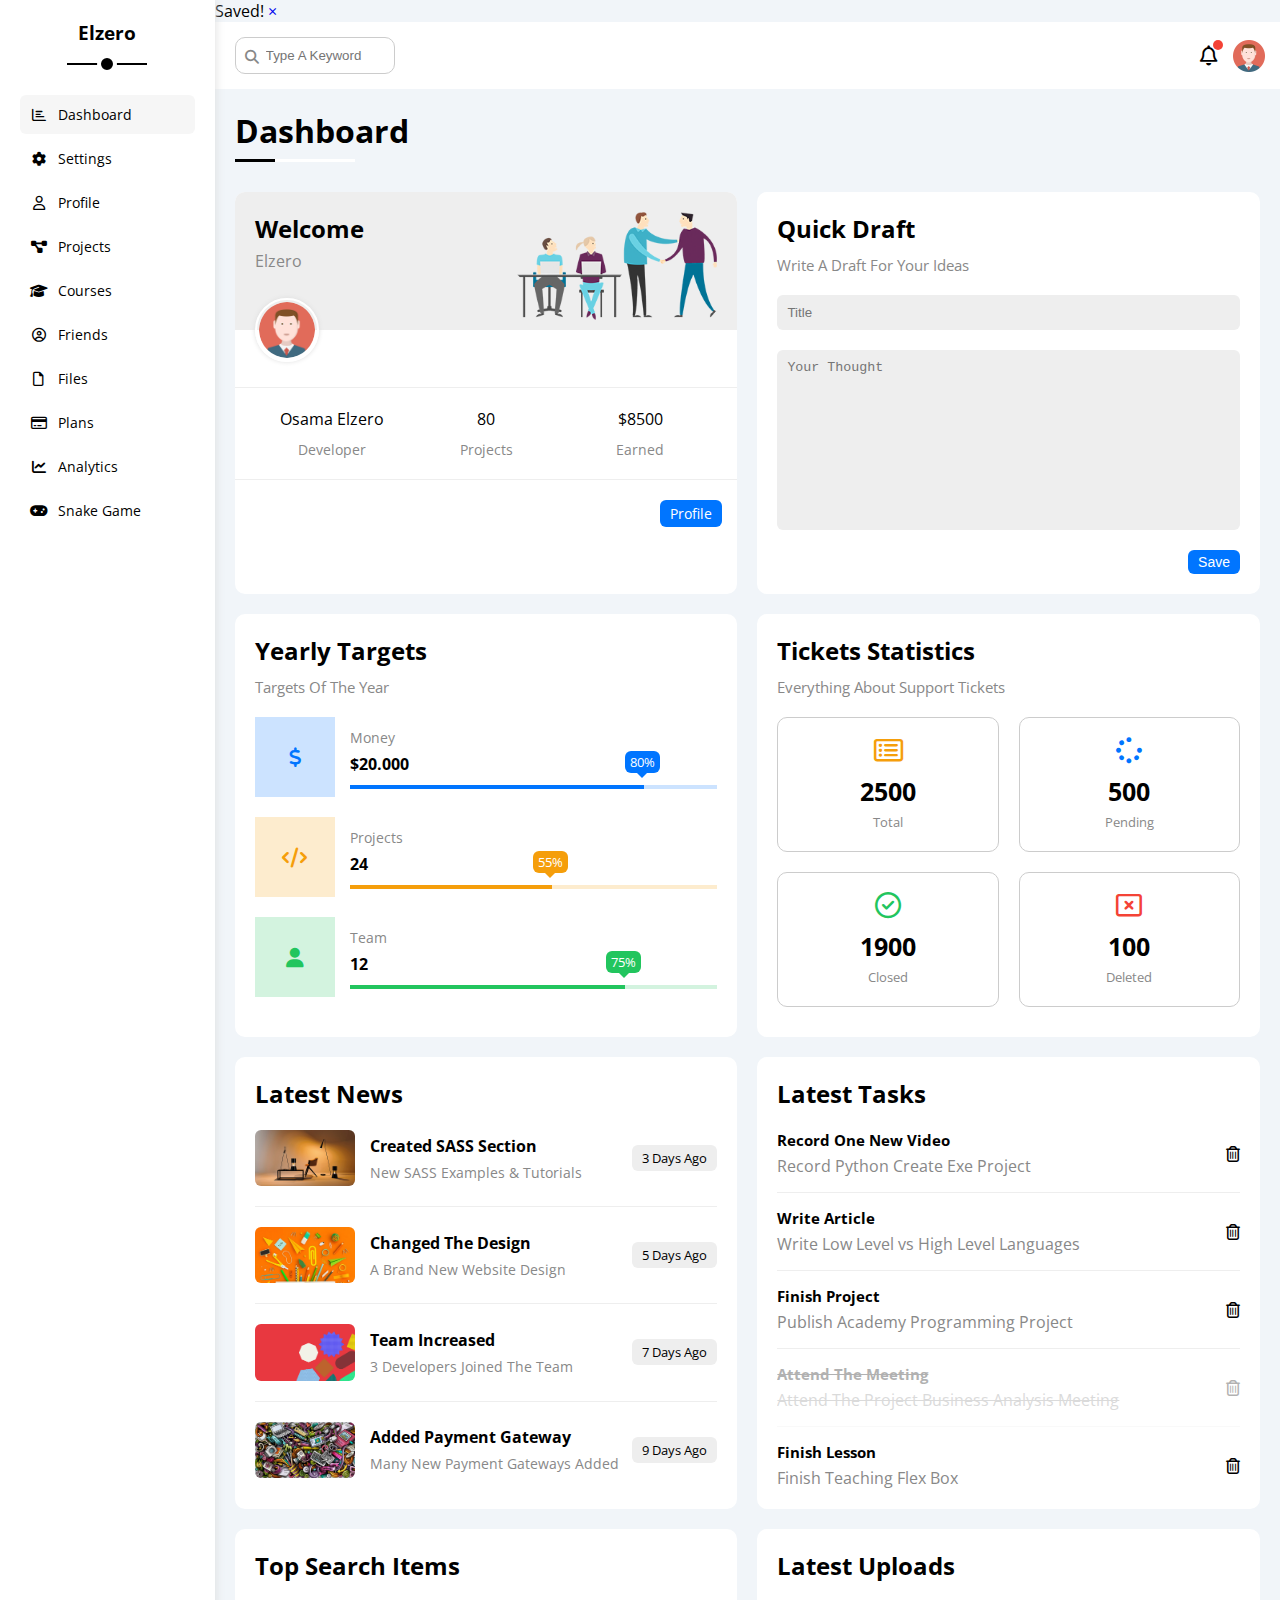
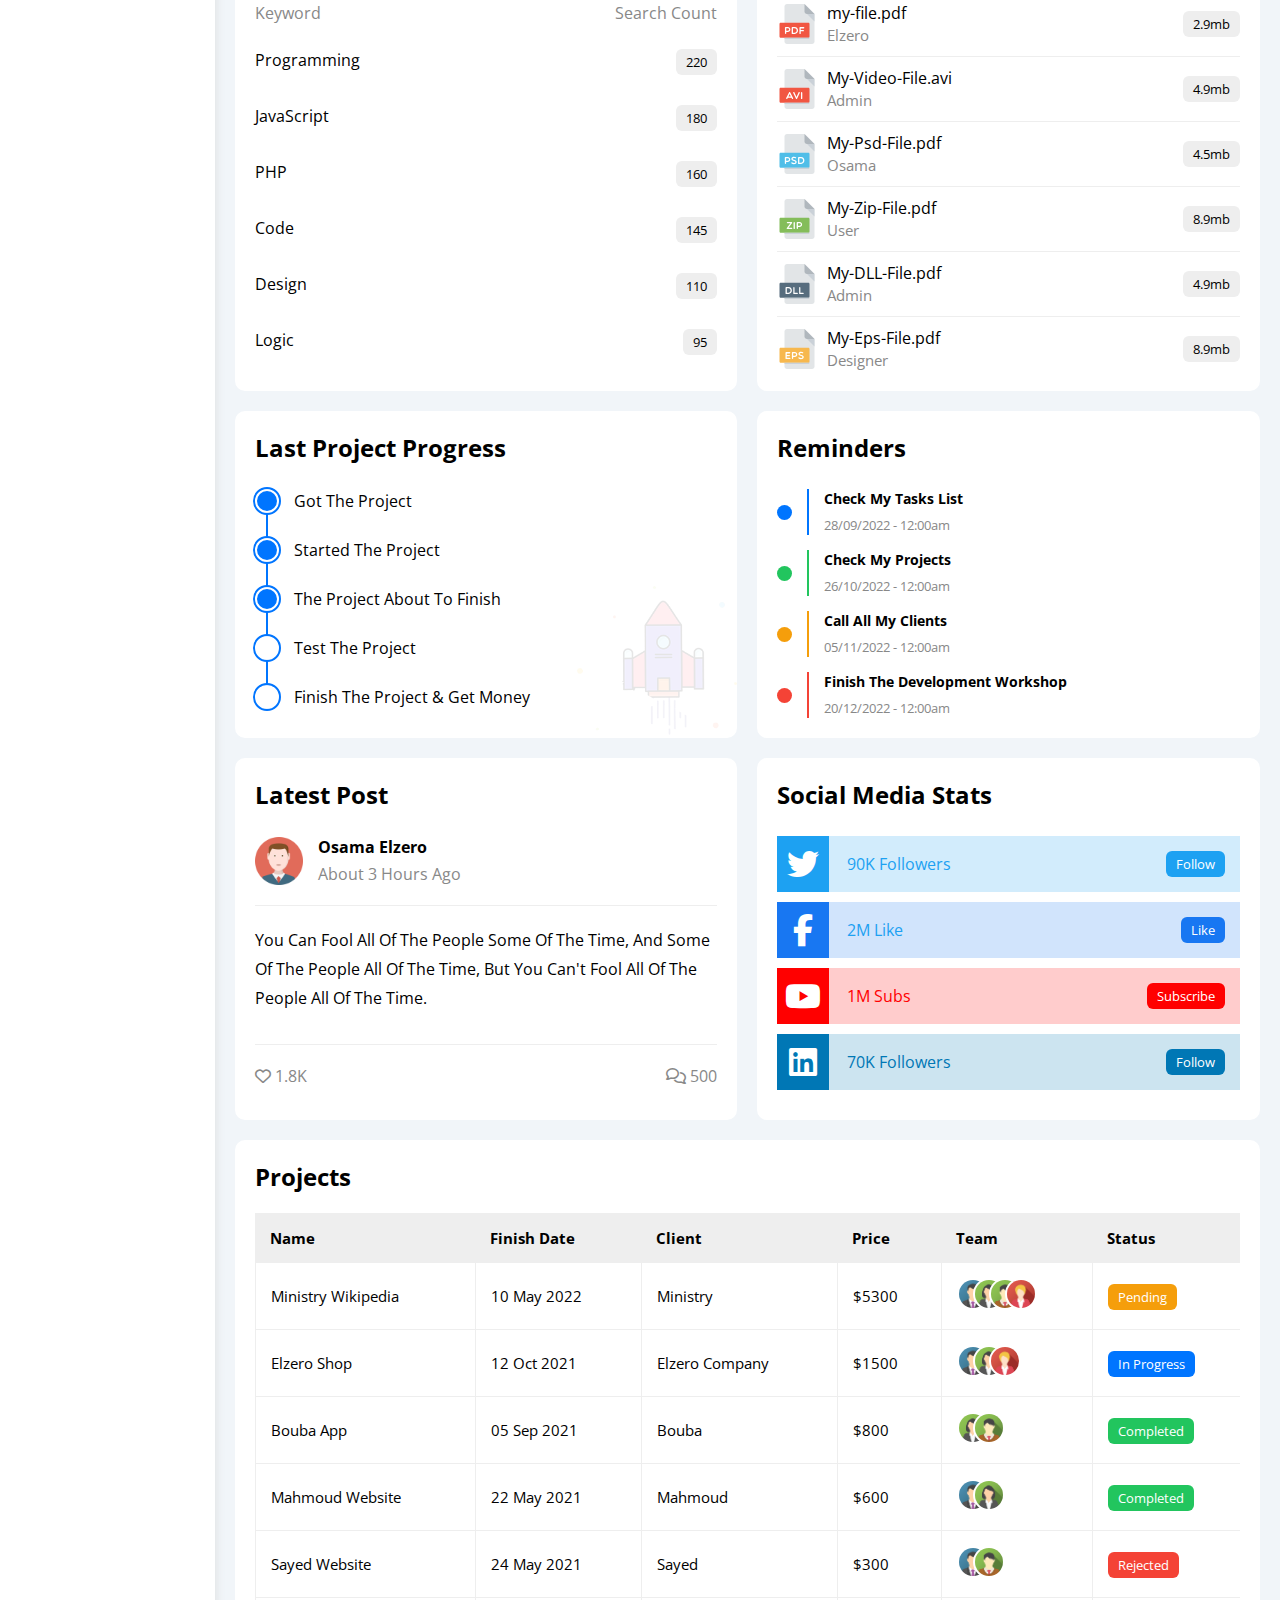
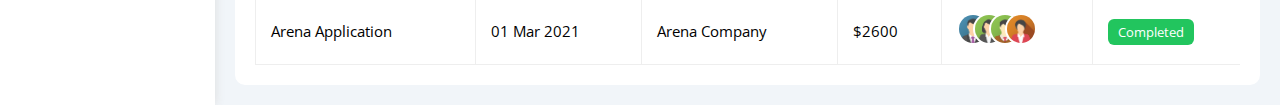
<file: index.html>
<!DOCTYPE html>
<html lang="en">

<head>
    <meta charset="UTF-8" />
    <meta http-equiv="X-UA-Compatible" content="IE=edge" />
    <meta name="viewport" content="width=device-width, initial-scale=1.0" />
    <title>Dashboard</title>
    <link rel="stylesheet" href="css/all.min.css" />
    <link rel="stylesheet" href="css/framework.css" />
    <link rel="stylesheet" href="css/master.css" />
    <link rel="preconnect" href="https://fonts.googleapis.com" />
    <link rel="preconnect" href="https://fonts.gstatic.com" crossorigin />
    <link href="https://fonts.googleapis.com/css2?family=Open+Sans:wght@300;500&display=swap" rel="stylesheet" />
</head>

<body>
    <div class="page d-flex">
        <div class="sidebar bg-white p-20 p-relative">
            <h3 class="p-relative txt-c mt-0">Elzero</h3>
            <ul>
                <li>
                    <a class="active d-flex align-center fs-14 c-black rad-6 p-10" href="index.html">
                        <i class="fa-regular fa-chart-bar fa-fw"></i>
                        <span>Dashboard</span>
                    </a>
                </li>
                <li>
                    <a class="d-flex align-center fs-14 c-black rad-6 p-10" href="settings.html">
                        <i class="fa-solid fa-gear fa-fw"></i>
                        <span>Settings</span>
                    </a>
                </li>
                <li>
                    <a class="d-flex align-center fs-14 c-black rad-6 p-10" href="profile.html">
                        <i class="fa-regular fa-user fa-fw"></i>
                        <span>Profile</span>
                    </a>
                </li>
                <li>
                    <a class="d-flex align-center fs-14 c-black rad-6 p-10" href="projects.html">
                        <i class="fa-solid fa-diagram-project fa-fw"></i>
                        <span>Projects</span>
                    </a>
                </li>
                <li>
                    <a class="d-flex align-center fs-14 c-black rad-6 p-10" href="courses.html">
                        <i class="fa-solid fa-graduation-cap fa-fw"></i>
                        <span>Courses</span>
                    </a>
                </li>
                <li>
                    <a class="d-flex align-center fs-14 c-black rad-6 p-10" href="friends.html">
                        <i class="fa-regular fa-circle-user fa-fw"></i>
                        <span>Friends</span>
                    </a>
                </li>
                <li>
                    <a class="d-flex align-center fs-14 c-black rad-6 p-10" href="files.html">
                        <i class="fa-regular fa-file fa-fw"></i>
                        <span>Files</span>
                    </a>
                </li>
                <li>
                    <a class="d-flex align-center fs-14 c-black rad-6 p-10" href="plans.html">
                        <i class="fa-regular fa-credit-card fa-fw"></i>
                        <span>Plans</span>
                    </a>
                </li>
                <li>
                    <a class="d-flex align-center fs-14 c-black rad-6 p-10" href="analytics.html">
                        <i class="fa-solid fa-chart-line fa-fw"></i>
                        <span>Analytics</span>
                    </a>
                </li>
                <li>
                    <a class="d-flex align-center fs-14 c-black rad-6 p-10" href="snake.html">
                        <i class="fa-solid fa-gamepad fa-fw"></i>
                        <span>Snake Game</span>
                    </a>
                </li>
            </ul>
        </div>
        <div class="content w-full">
        <!-- Dismissible Message Demo -->
        <div id="msg-saved" class="message notice">
        <span>Saved!</span>
        <a href="#msg-saved" class="close" aria-label="Close">×</a>
        </div>
        <!-- Start Head -->
        <div class="head bg-white p-15 between-flex">
                <div class="search p-relative">
                    <input class="p-10" type="search" placeholder="Type A Keyword" />
                </div>
                <div class="icons d-flex align-center">
                    <span class="notification p-relative">
                        <i class="fa-regular fa-bell fa-lg"></i>
                    </span>
                    <img src="imgs/avatar.png" alt="" />
                </div>
            </div>
            <!-- End Head -->
            <h1 class="p-relative">Dashboard</h1>
            <div class="wrapper d-grid gap-20">
                <!-- Start Welcome Widget -->
                <div class="welcome bg-white rad-10 txt-c-mobile block-mobile">
                    <div class="intro p-20 d-flex space-between bg-eee">
                        <div>
                            <h2 class="m-0">Welcome</h2>
                            <p class="c-grey mt-5">Elzero</p>
                        </div>
                        <img class="hide-mobile" src="imgs/welcome.png" alt="" />
                    </div>
                    <img src="imgs/avatar.png" alt="" class="avatar" />
                    <div class="body txt-c d-flex p-20 mt-20 mb-20 block-mobile">
                        <div>Osama Elzero <span class="d-block c-grey fs-14 mt-10">Developer</span></div>
                        <div>80 <span class="d-block c-grey fs-14 mt-10">Projects</span></div>
                        <div>$8500 <span class="d-block c-grey fs-14 mt-10">Earned</span></div>
                    </div>
                    <a href="profile.html" class="visit d-block fs-14 bg-blue c-white w-fit btn-shape">Profile</a>
                </div>
                <!-- End Welcome Widget -->
                <!-- Start Quick Draft Widget -->
                <div class="quick-draft p-20 bg-white rad-10">
                    <h2 class="mt-0 mb-10">Quick Draft</h2>
                    <p class="mt-0 mb-20 c-grey fs-15">Write A Draft For Your Ideas</p>
                    <form>
                        <input class="d-block mb-20 w-full p-10 b-none bg-eee rad-6" type="text" placeholder="Title" />
                        <textarea class="d-block mb-20 w-full p-10 b-none bg-eee rad-6"
                            placeholder="Your Thought"></textarea>
                        <input class="save d-block fs-14 bg-blue c-white b-none w-fit btn-shape" type="submit"
                            value="Save" />
                    </form>
                </div>
                <!-- End Quick Draft Widget -->
                <!-- Start Targets Widget -->
                <div class="targets p-20 bg-white rad-10">
                    <h2 class="mt-0 mb-10">Yearly Targets</h2>
                    <p class="mt-0 mb-20 c-grey fs-15">Targets Of The Year</p>
                    <div class="target-row mb-20 blue center-flex">
                        <div class="icon center-flex">
                            <i class="fa-solid fa-dollar-sign fa-lg c-blue"></i>
                        </div>
                        <div class="details">
                            <span class="fs-14 c-grey">Money</span>
                            <span class="d-block mt-5 mb-10 fw-bold">$20.000</span>
                            <div class="progress p-relative">
                                <span class="bg-blue blue" style="width: 80%">
                                    <span class="bg-blue">80%</span>
                                </span>
                            </div>
                        </div>
                    </div>
                    <div class="target-row mb-20 center-flex orange">
                        <div class="icon center-flex">
                            <i class="fa-solid fa-code fa-lg c-orange"></i>
                        </div>
                        <div class="details">
                            <span class="fs-14 c-grey">Projects</span>
                            <span class="d-block mt-5 mb-10 fw-bold">24</span>
                            <div class="progress p-relative">
                                <span class="bg-orange orange" style="width: 55%">
                                    <span class="bg-orange">55%</span>
                                </span>
                            </div>
                        </div>
                    </div>
                    <div class="target-row mb-20 center-flex green">
                        <div class="icon center-flex">
                            <i class="fa-solid fa-user fa-lg c-green"></i>
                        </div>
                        <div class="details">
                            <span class="fs-14 c-grey">Team</span>
                            <span class="d-block mt-5 mb-10 fw-bold">12</span>
                            <div class="progress p-relative">
                                <span class="bg-green green" style="width: 75%">
                                    <span class="bg-green">75%</span>
                                </span>
                            </div>
                        </div>
                    </div>
                </div>
                <!-- End Targets Widget -->
                <!-- Start Ticket Widget -->
                <div class="tickets p-20 bg-white rad-10">
                    <h2 class="mt-0 mb-10">Tickets Statistics</h2>
                    <p class="mt-0 mb-20 c-grey fs-15">Everything About Support Tickets</p>
                    <div class="d-flex txt-c gap-20 f-wrap">
                        <div class="box p-20 rad-10 fs-13 c-grey">
                            <i class="fa-regular fa-rectangle-list fa-2x mb-10 c-orange"></i>
                            <span class="d-block c-black fw-bold fs-25 mb-5">2500</span>
                            Total
                        </div>
                        <div class="box p-20 rad-10 fs-13 c-grey">
                            <i class="fa-solid fa-spinner fa-2x mb-10 c-blue"></i>
                            <span class="d-block c-black fw-bold fs-25 mb-5">500</span>
                            Pending
                        </div>
                        <div class="box p-20 rad-10 fs-13 c-grey">
                            <i class="fa-regular fa-circle-check fa-2x mb-10 c-green"></i>
                            <span class="d-block c-black fw-bold fs-25 mb-5">1900</span>
                            Closed
                        </div>
                        <div class="box p-20 rad-10 fs-13 c-grey">
                            <i class="fa-regular fa-rectangle-xmark fa-2x mb-10 c-red"></i>
                            <span class="d-block c-black fw-bold fs-25 mb-5">100</span>
                            Deleted
                        </div>
                    </div>
                </div>
                <!-- End Ticket Widget -->
                <!-- Start Latest News Widget -->
                <div class="latest-news p-20 bg-white rad-10 txt-c-mobile">
                    <h2 class="mt-0 mb-20">Latest News</h2>
                    <div class="news-row d-flex align-center">
                        <img src="imgs/news-01.png" alt="" />
                        <div class="info">
                            <h3>Created SASS Section</h3>
                            <p class="m-0 fs-14 c-grey">New SASS Examples & Tutorials</p>
                        </div>
                        <div class="btn-shape bg-eee fs-13 label">3 Days Ago</div>
                    </div>
                    <div class="news-row d-flex align-center">
                        <img src="imgs/news-02.png" alt="" />
                        <div class="info">
                            <h3>Changed The Design</h3>
                            <p class="m-0 fs-14 c-grey">A Brand New Website Design</p>
                        </div>
                        <div class="btn-shape bg-eee fs-13 label">5 Days Ago</div>
                    </div>
                    <div class="news-row d-flex align-center">
                        <img src="imgs/news-03.png" alt="" />
                        <div class="info">
                            <h3>Team Increased</h3>
                            <p class="m-0 fs-14 c-grey">3 Developers Joined The Team</p>
                        </div>
                        <div class="btn-shape bg-eee fs-13 label">7 Days Ago</div>
                    </div>
                    <div class="news-row d-flex align-center">
                        <img src="imgs/news-04.png" alt="" />
                        <div class="info">
                            <h3>Added Payment Gateway</h3>
                            <p class="m-0 fs-14 c-grey">Many New Payment Gateways Added</p>
                        </div>
                        <div class="btn-shape bg-eee fs-13 label">9 Days Ago</div>
                    </div>
                </div>
                <!-- End Latest News Widget -->
                <!-- Start Tasks Widget -->
                <div class="tasks p-20 bg-white rad-10">
                    <h2 class="mt-0 mb-20">Latest Tasks</h2>
                    <div class="task-row between-flex">
                        <div class="info">
                            <h3 class="mt-0 mb-5 fs-15">Record One New Video</h3>
                            <p class="m-0 c-grey">Record Python Create Exe Project</p>
                        </div>
                        <i class="fa-regular fa-trash-can delete"></i>
                    </div>
                    <div class="task-row between-flex">
                        <div class="info">
                            <h3 class="mt-0 mb-5 fs-15">Write Article</h3>
                            <p class="m-0 c-grey">Write Low Level vs High Level Languages</p>
                        </div>
                        <i class="fa-regular fa-trash-can delete"></i>
                    </div>
                    <div class="task-row between-flex">
                        <div class="info">
                            <h3 class="mt-0 mb-5 fs-15">Finish Project</h3>
                            <p class="m-0 c-grey">Publish Academy Programming Project</p>
                        </div>
                        <i class="fa-regular fa-trash-can delete"></i>
                    </div>
                    <div class="task-row between-flex done">
                        <div class="info">
                            <h3 class="mt-0 mb-5 fs-15">Attend The Meeting</h3>
                            <p class="m-0 c-grey">Attend The Project Business Analysis Meeting</p>
                        </div>
                        <i class="fa-regular fa-trash-can delete"></i>
                    </div>
                    <div class="task-row between-flex">
                        <div class="info">
                            <h3 class="mt-0 mb-5 fs-15">Finish Lesson</h3>
                            <p class="m-0 c-grey">Finish Teaching Flex Box</p>
                        </div>
                        <i class="fa-regular fa-trash-can delete"></i>
                    </div>
                </div>
                <!-- End Tasks -->
                <!-- Start Top Search Word Widget -->
                <div class="search-items p-20 bg-white rad-10">
                    <h2 class="mt-0 mb-20">Top Search Items</h2>
                    <div class="items-head d-flex space-between c-grey mb-10">
                        <div>Keyword</div>
                        <div>Search Count</div>
                    </div>
                    <div class="items d-flex space-between pt-15 pb-15">
                        <span>Programming</span>
                        <span class="bg-eee fs-13 btn-shape">220</span>
                    </div>
                    <div class="items d-flex space-between pt-15 pb-15">
                        <span>JavaScript</span>
                        <span class="bg-eee btn-shape fs-13">180</span>
                    </div>
                    <div class="items d-flex space-between pt-15 pb-15">
                        <span>PHP</span>
                        <span class="bg-eee btn-shape fs-13">160</span>
                    </div>
                    <div class="items d-flex space-between pt-15 pb-15">
                        <span>Code</span>
                        <span class="bg-eee btn-shape fs-13">145</span>
                    </div>
                    <div class="items d-flex space-between pt-15 pb-15">
                        <span>Design</span>
                        <span class="bg-eee btn-shape fs-13">110</span>
                    </div>
                    <div class="items d-flex space-between pt-15 pb-15">
                        <span>Logic</span>
                        <span class="bg-eee btn-shape fs-13">95</span>
                    </div>
                </div>
                <!-- End Top Search Word Widget -->
                <!-- Start Latest Uploads Widget -->
                <div class="latest-uploads p-20 bg-white rad-10">
                    <h2 class="mt-0 mb-20">Latest Uploads</h2>
                    <ul class="m-0">
                        <li class="between-flex pb-10 mb-10">
                            <div class="d-flex align-center">
                                <img class="mr-10" src="imgs/pdf.svg" alt="" />
                                <div>
                                    <span class="d-block">my-file.pdf</span>
                                    <span class="fs-15 c-grey">Elzero</span>
                                </div>
                            </div>
                            <div class="bg-eee btn-shape fs-13">2.9mb</div>
                        </li>
                        <li class="between-flex pb-10 mb-10">
                            <div class="d-flex align-center">
                                <img class="mr-10" src="imgs/avi.svg" alt="" />
                                <div>
                                    <span class="d-block">My-Video-File.avi</span>
                                    <span class="fs-15 c-grey">Admin</span>
                                </div>
                            </div>
                            <div class="bg-eee btn-shape fs-13">4.9mb</div>
                        </li>
                        <li class="between-flex pb-10 mb-10">
                            <div class="d-flex align-center">
                                <img class="mr-10" src="imgs/psd.svg" alt="" />
                                <div>
                                    <span class="d-block">My-Psd-File.pdf</span>
                                    <span class="fs-15 c-grey">Osama</span>
                                </div>
                            </div>
                            <div class="bg-eee btn-shape fs-13">4.5mb</div>
                        </li>
                        <li class="between-flex pb-10 mb-10">
                            <div class="d-flex align-center">
                                <img class="mr-10" src="imgs/zip.svg" alt="" />
                                <div>
                                    <span class="d-block">My-Zip-File.pdf</span>
                                    <span class="fs-15 c-grey">User</span>
                                </div>
                            </div>
                            <div class="bg-eee btn-shape fs-13">8.9mb</div>
                        </li>
                        <li class="between-flex pb-10 mb-10">
                            <div class="d-flex align-center">
                                <img class="mr-10" src="imgs/dll.svg" alt="" />
                                <div>
                                    <span class="d-block">My-DLL-File.pdf</span>
                                    <span class="fs-15 c-grey">Admin</span>
                                </div>
                            </div>
                            <div class="bg-eee btn-shape fs-13">4.9mb</div>
                        </li>
                        <li class="between-flex">
                            <div class="d-flex align-center">
                                <img class="mr-10" src="imgs/eps.svg" alt="" />
                                <div>
                                    <span class="d-block">My-Eps-File.pdf</span>
                                    <span class="fs-15 c-grey">Designer</span>
                                </div>
                            </div>
                            <div class="bg-eee btn-shape fs-13">8.9mb</div>
                        </li>
                    </ul>
                </div>
                <!-- End Latest Uploads Widget -->
                <!-- Start Last Project Progress Widget -->
                <div class="last-project p-20 bg-white rad-10 p-relative">
                    <h2 class="mt-0 mb-20">Last Project Progress</h2>
                    <ul class="m-0 p-relative">
                        <li class="mt-25 d-flex align-center done">Got The Project</li>
                        <li class="mt-25 d-flex align-center done">Started The Project</li>
                        <li class="mt-25 d-flex align-center done">The Project About To Finish</li>
                        <li class="mt-25 d-flex align-center current">Test The Project</li>
                        <li class="mt-25 d-flex align-center">Finish The Project & Get Money</li>
                    </ul>
                    <img class="launch-icon hide-mobile" src="imgs/project.png" alt="" />
                </div>
                <!-- End Last Project Progress Widget -->
                <!-- Start Reminders Widget -->
                <div class="reminders p-20 bg-white rad-10 p-relative">
                    <h2 class="mt-0 mb-25">Reminders</h2>
                    <ul class="m-0">
                        <li class="d-flex align-center mt-15">
                            <span class="key bg-blue mr-15 d-block rad-half"></span>
                            <div class="pl-15 blue">
                                <p class="fs-14 fw-bold mt-0 mb-5">Check My Tasks List</p>
                                <span class="fs-13 c-grey">28/09/2022 - 12:00am</span>
                            </div>
                        </li>
                        <li class="d-flex align-center mt-15">
                            <span class="key bg-green mr-15 d-block rad-half"></span>
                            <div class="pl-15 green">
                                <p class="fs-14 fw-bold mt-0 mb-5">Check My Projects</p>
                                <span class="fs-13 c-grey">26/10/2022 - 12:00am</span>
                            </div>
                        </li>
                        <li class="d-flex align-center mt-15">
                            <span class="key bg-orange mr-15 d-block rad-half"></span>
                            <div class="pl-15 orange">
                                <p class="fs-14 fw-bold mt-0 mb-5">Call All My Clients</p>
                                <span class="fs-13 c-grey">05/11/2022 - 12:00am</span>
                            </div>
                        </li>
                        <li class="d-flex align-center mt-15">
                            <span class="key bg-red mr-15 d-block rad-half"></span>
                            <div class="pl-15 red">
                                <p class="fs-14 fw-bold mt-0 mb-5">Finish The Development Workshop</p>
                                <span class="fs-13 c-grey">20/12/2022 - 12:00am</span>
                            </div>
                        </li>
                    </ul>
                </div>
                <!-- End Reminders Widget -->
                <!-- Start Latest Post Widget -->
                <div class="latest-post p-20 bg-white rad-10 p-relative">
                    <h2 class="mt-0 mb-25">Latest Post</h2>
                    <div class="top d-flex align-center">
                        <img class="avatar mr-15" src="imgs/avatar.png" alt="" />
                        <div class="info">
                            <span class="d-block mb-5 fw-bold">Osama Elzero</span>
                            <span class="c-grey">About 3 Hours Ago</span>
                        </div>
                    </div>
                    <div class="post-content txt-c-mobile pt-20 pb-20 mt-20 mb-20">
                        You can fool all of the people some of the time, and some of the people all of the time, but you
                        can't
                        fool all of the people all of the time.
                    </div>
                    <div class="post-stats between-flex c-grey">
                        <div>
                            <i class="fa-regular fa-heart"></i>
                            <span>1.8K</span>
                        </div>
                        <div>
                            <i class="fa-regular fa-comments"></i>
                            <span>500</span>
                        </div>
                    </div>
                </div>
                <!-- End Latest Post Widget -->
                <!-- Start Social Media Stats Widget -->
                <div class="social-media p-20 bg-white rad-10 p-relative">
                    <h2 class="mt-0 mb-25">Social Media Stats</h2>
                    <div class="box twitter p-15 p-relative mb-10 between-flex">
                        <i class="fa-brands fa-twitter fa-2x c-white h-full center-flex"></i>
                        <span>90K Followers</span>
                        <a class="fs-13 c-white btn-shape" href="#">Follow</a>
                    </div>
                    <div class="box facebook p-15 p-relative mb-10 between-flex">
                        <i class="fa-brands fa-facebook-f fa-2x c-white h-full center-flex"></i>
                        <span>2M Like</span>
                        <a class="fs-13 c-white btn-shape" href="#">Like</a>
                    </div>
                    <div class="box youtube p-15 p-relative mb-10 between-flex">
                        <i class="fa-brands fa-youtube fa-2x c-white h-full center-flex"></i>
                        <span>1M Subs</span>
                        <a class="fs-13 c-white btn-shape" href="#">Subscribe</a>
                    </div>
                    <div class="box linkedin p-15 p-relative mb-10 between-flex">
                        <i class="fa-brands fa-linkedin fa-2x c-white h-full center-flex"></i>
                        <span>70K Followers</span>
                        <a class="fs-13 c-white btn-shape" href="#">Follow</a>
                    </div>
                </div>
                <!-- Start End Media Stats Widget -->
            </div>
            <!-- Start Projects Table -->
            <div class="projects p-20 bg-white rad-10 m-20">
                <h2 class="mt-0 mb-20">Projects</h2>
                <div class="responsive-table">
                    <table class="fs-15 w-full">
                        <thead>
                            <tr>
                                <td>Name</td>
                                <td>Finish Date</td>
                                <td>Client</td>
                                <td>Price</td>
                                <td>Team</td>
                                <td>Status</td>
                            </tr>
                        </thead>
                        <tbody>
                            <tr>
                                <td>Ministry Wikipedia</td>
                                <td>10 May 2022</td>
                                <td>Ministry</td>
                                <td>$5300</td>
                                <td>
                                    <img src="imgs/team-01.png" alt="" />
                                    <img src="imgs/team-02.png" alt="" />
                                    <img src="imgs/team-03.png" alt="" />
                                    <img src="imgs/team-05.png" alt="" />
                                </td>
                                <td>
                                    <span class="label btn-shape bg-orange c-white">Pending</span>
                                </td>
                            </tr>
                            <tr>
                                <td>Elzero Shop</td>
                                <td>12 Oct 2021</td>
                                <td>Elzero Company</td>
                                <td>$1500</td>
                                <td>
                                    <img src="imgs/team-01.png" alt="" />
                                    <img src="imgs/team-02.png" alt="" />
                                    <img src="imgs/team-05.png" alt="" />
                                </td>
                                <td><span class="label btn-shape bg-blue c-white">In Progress</span></td>
                            </tr>
                            <tr>
                                <td>Bouba App</td>
                                <td>05 Sep 2021</td>
                                <td>Bouba</td>
                                <td>$800</td>
                                <td>
                                    <img src="imgs/team-02.png" alt="" />
                                    <img src="imgs/team-03.png" alt="" />
                                </td>
                                <td><span class="label btn-shape bg-green c-white">Completed</span></td>
                            </tr>
                            <tr>
                                <td>Mahmoud Website</td>
                                <td>22 May 2021</td>
                                <td>Mahmoud</td>
                                <td>$600</td>
                                <td>
                                    <img src="imgs/team-01.png" alt="" />
                                    <img src="imgs/team-02.png" alt="" />
                                </td>
                                <td><span class="label btn-shape bg-green c-white">Completed</span></td>
                            </tr>
                            <tr>
                                <td>Sayed Website</td>
                                <td>24 May 2021</td>
                                <td>Sayed</td>
                                <td>$300</td>
                                <td>
                                    <img src="imgs/team-01.png" alt="" />
                                    <img src="imgs/team-03.png" alt="" />
                                </td>
                                <td><span class="label btn-shape bg-red c-white">Rejected</span></td>
                            </tr>
                            <tr>
                                <td>Arena Application</td>
                                <td>01 Mar 2021</td>
                                <td>Arena Company</td>
                                <td>$2600</td>
                                <td>
                                    <img src="imgs/team-01.png" alt="" />
                                    <img src="imgs/team-02.png" alt="" />
                                    <img src="imgs/team-03.png" alt="" />
                                    <img src="imgs/team-04.png" alt="" />
                                </td>
                                <td><span class="label btn-shape bg-green c-white">Completed</span></td>
                            </tr>
                        </tbody>
                    </table>
                </div>
            </div>
            <!-- End Projects Table -->
        </div>
    </div>
</body>

</html>
</file>
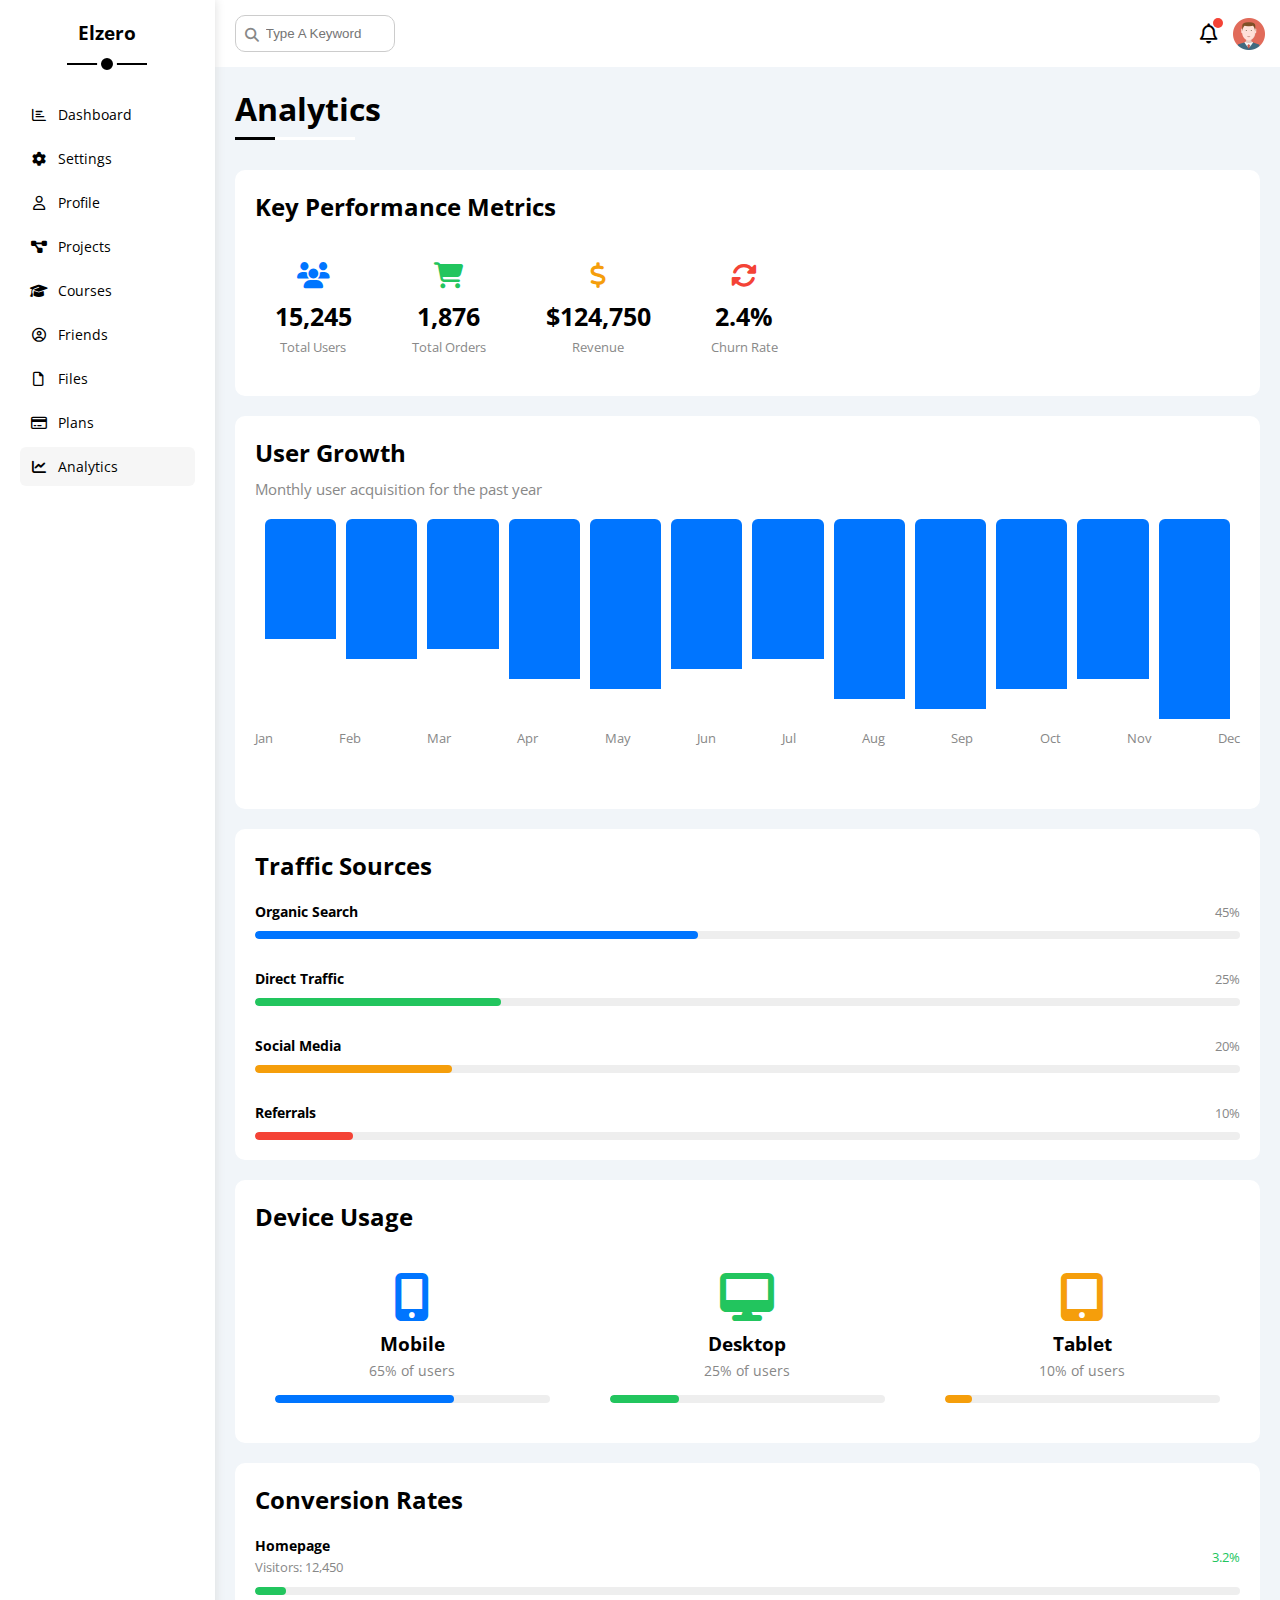
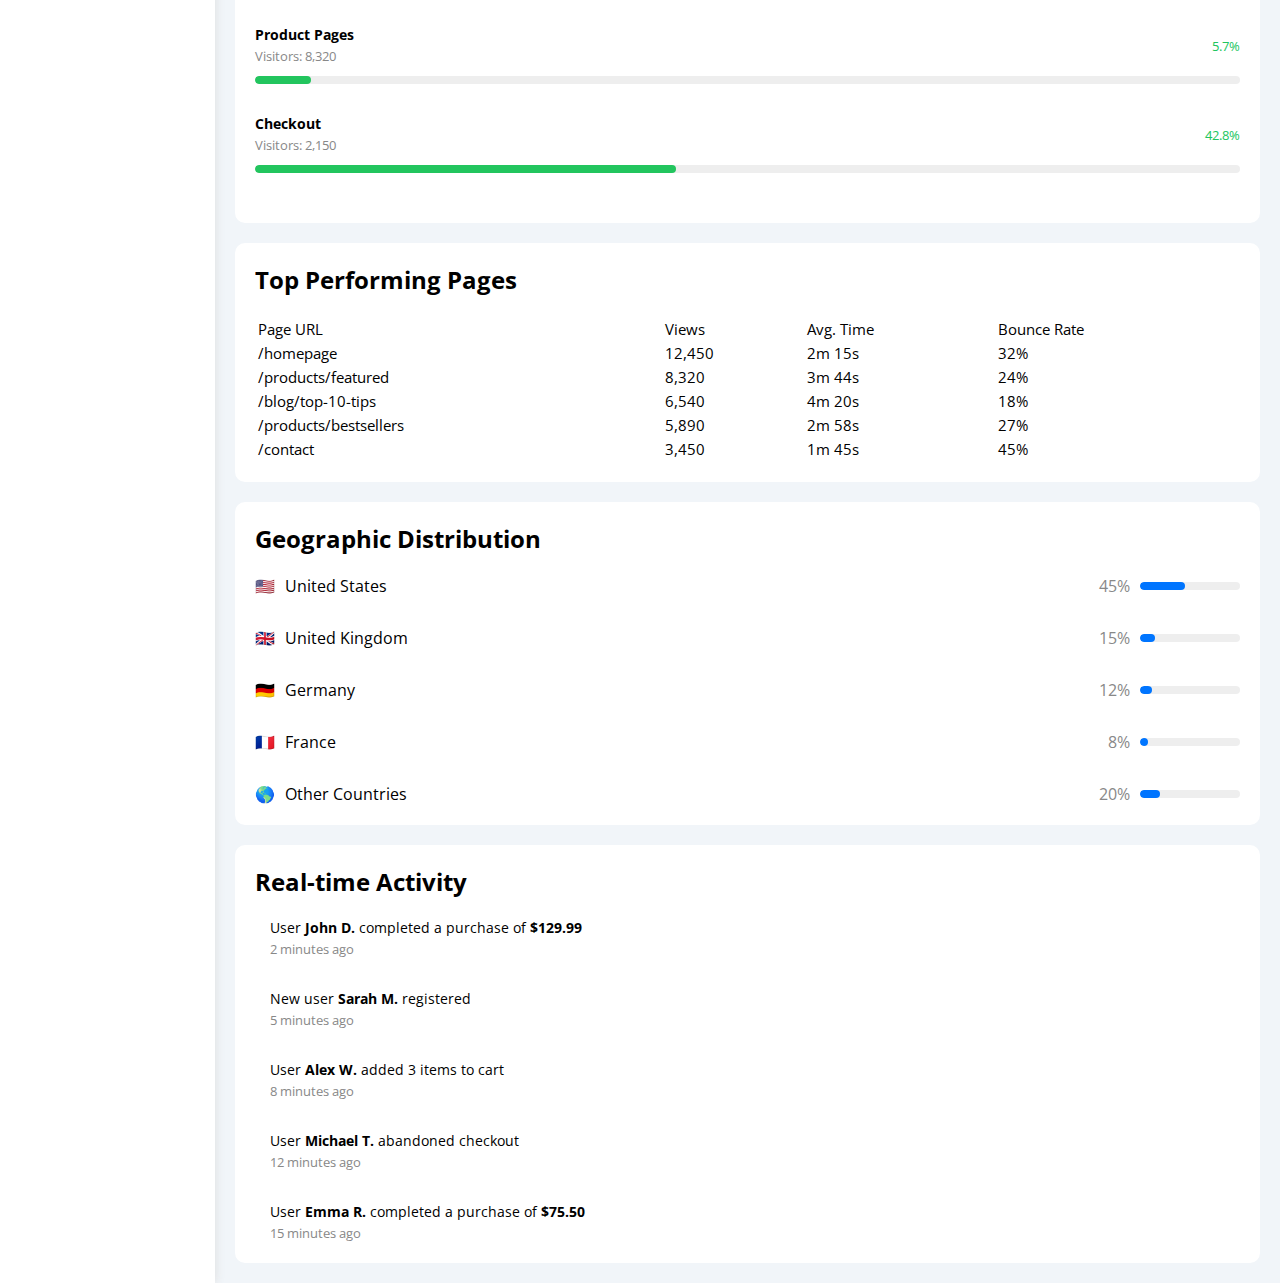
<file: analytics.html>
<!DOCTYPE html>
<html lang="en">

<head>
    <meta charset="UTF-8" />
    <meta http-equiv="X-UA-Compatible" content="IE=edge" />
    <meta name="viewport" content="width=device-width, initial-scale=1.0" />
    <title>Analytics</title>
    <link rel="stylesheet" href="css/all.min.css" />
    <link rel="stylesheet" href="css/framework.css" />
    <link rel="stylesheet" href="css/master.css" />
    <link rel="preconnect" href="https://fonts.googleapis.com" />
    <link rel="preconnect" href="https://fonts.gstatic.com" crossorigin />
    <link href="https://fonts.googleapis.com/css2?family=Open+Sans:wght@300;500&display=swap" rel="stylesheet" />
</head>

<body>
    <div class="page d-flex">
        <div class="sidebar bg-white p-20 p-relative">
            <h3 class="p-relative txt-c mt-0">Elzero</h3>
            <ul>
                <li>
                    <a class="d-flex align-center fs-14 c-black rad-6 p-10" href="index.html">
                        <i class="fa-regular fa-chart-bar fa-fw"></i>
                        <span>Dashboard</span>
                    </a>
                </li>
                <li>
                    <a class="d-flex align-center fs-14 c-black rad-6 p-10" href="settings.html">
                        <i class="fa-solid fa-gear fa-fw"></i>
                        <span>Settings</span>
                    </a>
                </li>
                <li>
                    <a class="d-flex align-center fs-14 c-black rad-6 p-10" href="profile.html">
                        <i class="fa-regular fa-user fa-fw"></i>
                        <span>Profile</span>
                    </a>
                </li>
                <li>
                    <a class="d-flex align-center fs-14 c-black rad-6 p-10" href="projects.html">
                        <i class="fa-solid fa-diagram-project fa-fw"></i>
                        <span>Projects</span>
                    </a>
                </li>
                <li>
                    <a class="d-flex align-center fs-14 c-black rad-6 p-10" href="courses.html">
                        <i class="fa-solid fa-graduation-cap fa-fw"></i>
                        <span>Courses</span>
                    </a>
                </li>
                <li>
                    <a class="d-flex align-center fs-14 c-black rad-6 p-10" href="friends.html">
                        <i class="fa-regular fa-circle-user fa-fw"></i>
                        <span>Friends</span>
                    </a>
                </li>
                <li>
                    <a class="d-flex align-center fs-14 c-black rad-6 p-10" href="files.html">
                        <i class="fa-regular fa-file fa-fw"></i>
                        <span>Files</span>
                    </a>
                </li>
                <li>
                    <a class="d-flex align-center fs-14 c-black rad-6 p-10" href="plans.html">
                        <i class="fa-regular fa-credit-card fa-fw"></i>
                        <span>Plans</span>
                    </a>
                </li>
                <li>
                    <a class="active d-flex align-center fs-14 c-black rad-6 p-10" href="analytics.html">
                        <i class="fa-solid fa-chart-line fa-fw"></i>
                        <span>Analytics</span>
                    </a>
                </li>
            </ul>
        </div>
        <div class="content w-full">
            <!-- Start Head -->
            <div class="head bg-white p-15 between-flex">
                <div class="search p-relative">
                    <input class="p-10" type="search" placeholder="Type A Keyword" />
                </div>
                <div class="icons d-flex align-center">
                    <span class="notification p-relative">
                        <i class="fa-regular fa-bell fa-lg"></i>
                    </span>
                    <img src="imgs/avatar.png" alt="" />
                </div>
            </div>
            <!-- End Head -->
            <h1 class="p-relative">Analytics</h1>
            <div class="analytics-page d-grid m-20 gap-20">
                <!-- Start Key Metrics Widget -->
                <div class="key-metrics p-20 bg-white rad-10">
                    <h2 class="mt-0 mb-20">Key Performance Metrics</h2>
                    <div class="d-flex txt-c gap-20 f-wrap">
                        <div class="box p-20 rad-10 fs-13 c-grey">
                            <i class="fa-solid fa-users fa-2x mb-10 c-blue"></i>
                            <span class="d-block c-black fw-bold fs-25 mb-5">15,245</span>
                            Total Users
                        </div>
                        <div class="box p-20 rad-10 fs-13 c-grey">
                            <i class="fa-solid fa-cart-shopping fa-2x mb-10 c-green"></i>
                            <span class="d-block c-black fw-bold fs-25 mb-5">1,876</span>
                            Total Orders
                        </div>
                        <div class="box p-20 rad-10 fs-13 c-grey">
                            <i class="fa-solid fa-dollar-sign fa-2x mb-10 c-orange"></i>
                            <span class="d-block c-black fw-bold fs-25 mb-5">$124,750</span>
                            Revenue
                        </div>
                        <div class="box p-20 rad-10 fs-13 c-grey">
                            <i class="fa-solid fa-rotate fa-2x mb-10 c-red"></i>
                            <span class="d-block c-black fw-bold fs-25 mb-5">2.4%</span>
                            Churn Rate
                        </div>
                    </div>
                </div>
                <!-- End Key Metrics Widget -->

                <!-- Start User Growth Widget -->
                <div class="user-growth p-20 bg-white rad-10">
                    <h2 class="mt-0 mb-10">User Growth</h2>
                    <p class="mt-0 mb-20 c-grey fs-15">Monthly user acquisition for the past year</p>
                    <div class="growth-chart p-relative">
                        <div class="bars d-flex align-end h-full">
                            <div class="bar bg-blue" style="height: 60%;" title="Jan: 1,245"></div>
                            <div class="bar bg-blue" style="height: 70%;" title="Feb: 1,456"></div>
                            <div class="bar bg-blue" style="height: 65%;" title="Mar: 1,345"></div>
                            <div class="bar bg-blue" style="height: 80%;" title="Apr: 1,678"></div>
                            <div class="bar bg-blue" style="height: 85%;" title="May: 1,789"></div>
                            <div class="bar bg-blue" style="height: 75%;" title="Jun: 1,567"></div>
                            <div class="bar bg-blue" style="height: 70%;" title="Jul: 1,456"></div>
                            <div class="bar bg-blue" style="height: 90%;" title="Aug: 1,890"></div>
                            <div class="bar bg-blue" style="height: 95%;" title="Sep: 1,978"></div>
                            <div class="bar bg-blue" style="height: 85%;" title="Oct: 1,789"></div>
                            <div class="bar bg-blue" style="height: 80%;" title="Nov: 1,678"></div>
                            <div class="bar bg-blue" style="height: 100%;" title="Dec: 2,100"></div>
                        </div>
                        <div class="months d-flex justify-between mt-10 c-grey fs-13">
                            <span>Jan</span>
                            <span>Feb</span>
                            <span>Mar</span>
                            <span>Apr</span>
                            <span>May</span>
                            <span>Jun</span>
                            <span>Jul</span>
                            <span>Aug</span>
                            <span>Sep</span>
                            <span>Oct</span>
                            <span>Nov</span>
                            <span>Dec</span>
                        </div>
                    </div>
                </div>
                <!-- End User Growth Widget -->

                <!-- Start Traffic Sources Widget -->
                <div class="traffic-sources p-20 bg-white rad-10">
                    <h2 class="mt-0 mb-20">Traffic Sources</h2>
                    <div class="sources">
                        <div class="source mb-15 pb-15">
                            <div class="between-flex mb-10">
                                <span class="fs-14 fw-bold">Organic Search</span>
                                <span class="fs-13 c-grey">45%</span>
                            </div>
                            <div class="progress p-relative">
                                <span class="bg-blue" style="width: 45%"></span>
                            </div>
                        </div>
                        <div class="source mb-15 pb-15">
                            <div class="between-flex mb-10">
                                <span class="fs-14 fw-bold">Direct Traffic</span>
                                <span class="fs-13 c-grey">25%</span>
                            </div>
                            <div class="progress p-relative">
                                <span class="bg-green" style="width: 25%"></span>
                            </div>
                        </div>
                        <div class="source mb-15 pb-15">
                            <div class="between-flex mb-10">
                                <span class="fs-14 fw-bold">Social Media</span>
                                <span class="fs-13 c-grey">20%</span>
                            </div>
                            <div class="progress p-relative">
                                <span class="bg-orange" style="width: 20%"></span>
                            </div>
                        </div>
                        <div class="source">
                            <div class="between-flex mb-10">
                                <span class="fs-14 fw-bold">Referrals</span>
                                <span class="fs-13 c-grey">10%</span>
                            </div>
                            <div class="progress p-relative">
                                <span class="bg-red" style="width: 10%"></span>
                            </div>
                        </div>
                    </div>
                </div>
                <!-- End Traffic Sources Widget -->

                <!-- Start Device Usage Widget -->
                <div class="device-usage p-20 bg-white rad-10">
                    <h2 class="mt-0 mb-20">Device Usage</h2>
                    <div class="devices d-flex gap-20 f-wrap">
                        <div class="device txt-c p-20 rad-10 flex-1">
                            <i class="fa-solid fa-mobile-screen-button fa-3x mb-10 c-blue"></i>
                            <h3 class="m-0 mb-5">Mobile</h3>
                            <div class="fs-14 c-grey">65% of users</div>
                            <div class="progress p-relative mt-15">
                                <span class="bg-blue" style="width: 65%"></span>
                            </div>
                        </div>
                        <div class="device txt-c p-20 rad-10 flex-1">
                            <i class="fa-solid fa-desktop fa-3x mb-10 c-green"></i>
                            <h3 class="m-0 mb-5">Desktop</h3>
                            <div class="fs-14 c-grey">25% of users</div>
                            <div class="progress p-relative mt-15">
                                <span class="bg-green" style="width: 25%"></span>
                            </div>
                        </div>
                        <div class="device txt-c p-20 rad-10 flex-1">
                            <i class="fa-solid fa-tablet-screen-button fa-3x mb-10 c-orange"></i>
                            <h3 class="m-0 mb-5">Tablet</h3>
                            <div class="fs-14 c-grey">10% of users</div>
                            <div class="progress p-relative mt-15">
                                <span class="bg-orange" style="width: 10%"></span>
                            </div>
                        </div>
                    </div>
                </div>
                <!-- End Device Usage Widget -->

                <!-- Start Conversion Rates Widget -->
                <div class="conversion-rates p-20 bg-white rad-10">
                    <h2 class="mt-0 mb-20">Conversion Rates</h2>
                    <div class="rates">
                        <div class="rate mb-15 pb-15">
                            <div class="between-flex mb-10">
                                <div>
                                    <span class="fs-14 fw-bold d-block">Homepage</span>
                                    <span class="fs-13 c-grey">Visitors: 12,450</span>
                                </div>
                                <span class="fs-13 c-green">3.2%</span>
                            </div>
                            <div class="progress p-relative">
                                <span class="bg-green" style="width: 3.2%"></span>
                            </div>
                        </div>
                        <div class="rate mb-15 pb-15">
                            <div class="between-flex mb-10">
                                <div>
                                    <span class="fs-14 fw-bold d-block">Product Pages</span>
                                    <span class="fs-13 c-grey">Visitors: 8,320</span>
                                </div>
                                <span class="fs-13 c-green">5.7%</span>
                            </div>
                            <div class="progress p-relative">
                                <span class="bg-green" style="width: 5.7%"></span>
                            </div>
                        </div>
                        <div class="rate mb-15 pb-15">
                            <div class="between-flex mb-10">
                                <div>
                                    <span class="fs-14 fw-bold d-block">Checkout</span>
                                    <span class="fs-13 c-grey">Visitors: 2,150</span>
                                </div>
                                <span class="fs-13 c-green">42.8%</span>
                            </div>
                            <div class="progress p-relative">
                                <span class="bg-green" style="width: 42.8%"></span>
                            </div>
                        </div>
                    </div>
                </div>
                <!-- End Conversion Rates Widget -->

                <!-- Start Top Pages Widget -->
                <div class="top-pages p-20 bg-white rad-10">
                    <h2 class="mt-0 mb-20">Top Performing Pages</h2>
                    <div class="responsive-table">
                        <table class="fs-15 w-full">
                            <thead>
                                <tr>
                                    <td>Page URL</td>
                                    <td>Views</td>
                                    <td>Avg. Time</td>
                                    <td>Bounce Rate</td>
                                </tr>
                            </thead>
                            <tbody>
                                <tr>
                                    <td>/homepage</td>
                                    <td>12,450</td>
                                    <td>2m 15s</td>
                                    <td>32%</td>
                                </tr>
                                <tr>
                                    <td>/products/featured</td>
                                    <td>8,320</td>
                                    <td>3m 44s</td>
                                    <td>24%</td>
                                </tr>
                                <tr>
                                    <td>/blog/top-10-tips</td>
                                    <td>6,540</td>
                                    <td>4m 20s</td>
                                    <td>18%</td>
                                </tr>
                                <tr>
                                    <td>/products/bestsellers</td>
                                    <td>5,890</td>
                                    <td>2m 58s</td>
                                    <td>27%</td>
                                </tr>
                                <tr>
                                    <td>/contact</td>
                                    <td>3,450</td>
                                    <td>1m 45s</td>
                                    <td>45%</td>
                                </tr>
                            </tbody>
                        </table>
                    </div>
                </div>
                <!-- End Top Pages Widget -->

                <!-- Start Geographic Distribution Widget -->
                <div class="geographic p-20 bg-white rad-10">
                    <h2 class="mt-0 mb-20">Geographic Distribution</h2>
                    <div class="countries">
                        <div class="country between-flex mb-15 pb-15">
                            <div class="d-flex align-center">
                                <span class="fw-bold mr-10">🇺🇸</span>
                                <span>United States</span>
                            </div>
                            <div class="d-flex align-center">
                                <span class="c-grey mr-10">45%</span>
                                <div class="progress w-100 p-relative">
                                    <span class="bg-blue" style="width: 45%"></span>
                                </div>
                            </div>
                        </div>
                        <div class="country between-flex mb-15 pb-15">
                            <div class="d-flex align-center">
                                <span class="fw-bold mr-10">🇬🇧</span>
                                <span>United Kingdom</span>
                            </div>
                            <div class="d-flex align-center">
                                <span class="c-grey mr-10">15%</span>
                                <div class="progress w-100 p-relative">
                                    <span class="bg-blue" style="width: 15%"></span>
                                </div>
                            </div>
                        </div>
                        <div class="country between-flex mb-15 pb-15">
                            <div class="d-flex align-center">
                                <span class="fw-bold mr-10">🇩🇪</span>
                                <span>Germany</span>
                            </div>
                            <div class="d-flex align-center">
                                <span class="c-grey mr-10">12%</span>
                                <div class="progress w-100 p-relative">
                                    <span class="bg-blue" style="width: 12%"></span>
                                </div>
                            </div>
                        </div>
                        <div class="country between-flex mb-15 pb-15">
                            <div class="d-flex align-center">
                                <span class="fw-bold mr-10">🇫🇷</span>
                                <span>France</span>
                            </div>
                            <div class="d-flex align-center">
                                <span class="c-grey mr-10">8%</span>
                                <div class="progress w-100 p-relative">
                                    <span class="bg-blue" style="width: 8%"></span>
                                </div>
                            </div>
                        </div>
                        <div class="country between-flex">
                            <div class="d-flex align-center">
                                <span class="fw-bold mr-10">🌎</span>
                                <span>Other Countries</span>
                            </div>
                            <div class="d-flex align-center">
                                <span class="c-grey mr-10">20%</span>
                                <div class="progress w-100 p-relative">
                                    <span class="bg-blue" style="width: 20%"></span>
                                </div>
                            </div>
                        </div>
                    </div>
                </div>
                <!-- End Geographic Distribution Widget -->

                <!-- Start Real-time Activity Widget -->
                <div class="real-time p-20 bg-white rad-10">
                    <h2 class="mt-0 mb-20">Real-time Activity</h2>
                    <div class="activity-list">
                        <div class="activity-item d-flex align-center pb-15 mb-15">
                            <span class="key bg-green mr-15 d-block rad-half"></span>
                            <div>
                                <p class="m-0 fs-14">User <span class="fw-bold">John D.</span> completed a purchase of <span class="fw-bold">$129.99</span></p>
                                <span class="c-grey fs-13">2 minutes ago</span>
                            </div>
                        </div>
                        <div class="activity-item d-flex align-center pb-15 mb-15">
                            <span class="key bg-blue mr-15 d-block rad-half"></span>
                            <div>
                                <p class="m-0 fs-14">New user <span class="fw-bold">Sarah M.</span> registered</p>
                                <span class="c-grey fs-13">5 minutes ago</span>
                            </div>
                        </div>
                        <div class="activity-item d-flex align-center pb-15 mb-15">
                            <span class="key bg-orange mr-15 d-block rad-half"></span>
                            <div>
                                <p class="m-0 fs-14">User <span class="fw-bold">Alex W.</span> added 3 items to cart</p>
                                <span class="c-grey fs-13">8 minutes ago</span>
                            </div>
                        </div>
                        <div class="activity-item d-flex align-center pb-15 mb-15">
                            <span class="key bg-red mr-15 d-block rad-half"></span>
                            <div>
                                <p class="m-0 fs-14">User <span class="fw-bold">Michael T.</span> abandoned checkout</p>
                                <span class="c-grey fs-13">12 minutes ago</span>
                            </div>
                        </div>
                        <div class="activity-item d-flex align-center">
                            <span class="key bg-green mr-15 d-block rad-half"></span>
                            <div>
                                <p class="m-0 fs-14">User <span class="fw-bold">Emma R.</span> completed a purchase of <span class="fw-bold">$75.50</span></p>
                                <span class="c-grey fs-13">15 minutes ago</span>
                            </div>
                        </div>
                    </div>
                </div>
                <!-- End Real-time Activity Widget -->
            </div>
        </div>
    </div>

    <style>
        /* Additional styles for analytics page */
        .growth-chart {
            height: 250px;
            margin-bottom: 20px;
        }
        
        .growth-chart .bars {
            height: 200px;
            gap: 10px;
            padding: 0 10px;
        }
        
        .growth-chart .bar {
            flex: 1;
            border-radius: 6px 6px 0 0;
            cursor: pointer;
            transition: 0.3s;
        }
        
        .growth-chart .bar:hover {
            opacity: 0.8;
        }
        
        .justify-between {
            justify-content: space-between;
        }
        
        .flex-1 {
            flex: 1;
        }
        
        .w-100 {
            width: 100px;
        }
        
        .analytics-page .progress {
            height: 8px;
            background-color: #eee;
            border-radius: 6px;
            overflow: hidden;
        }
        
        .analytics-page .progress > span {
            position: absolute;
            left: 0;
            top: 0;
            height: 100%;
            border-radius: 6px;
        }
    </style>
</body>

</html>
</file>
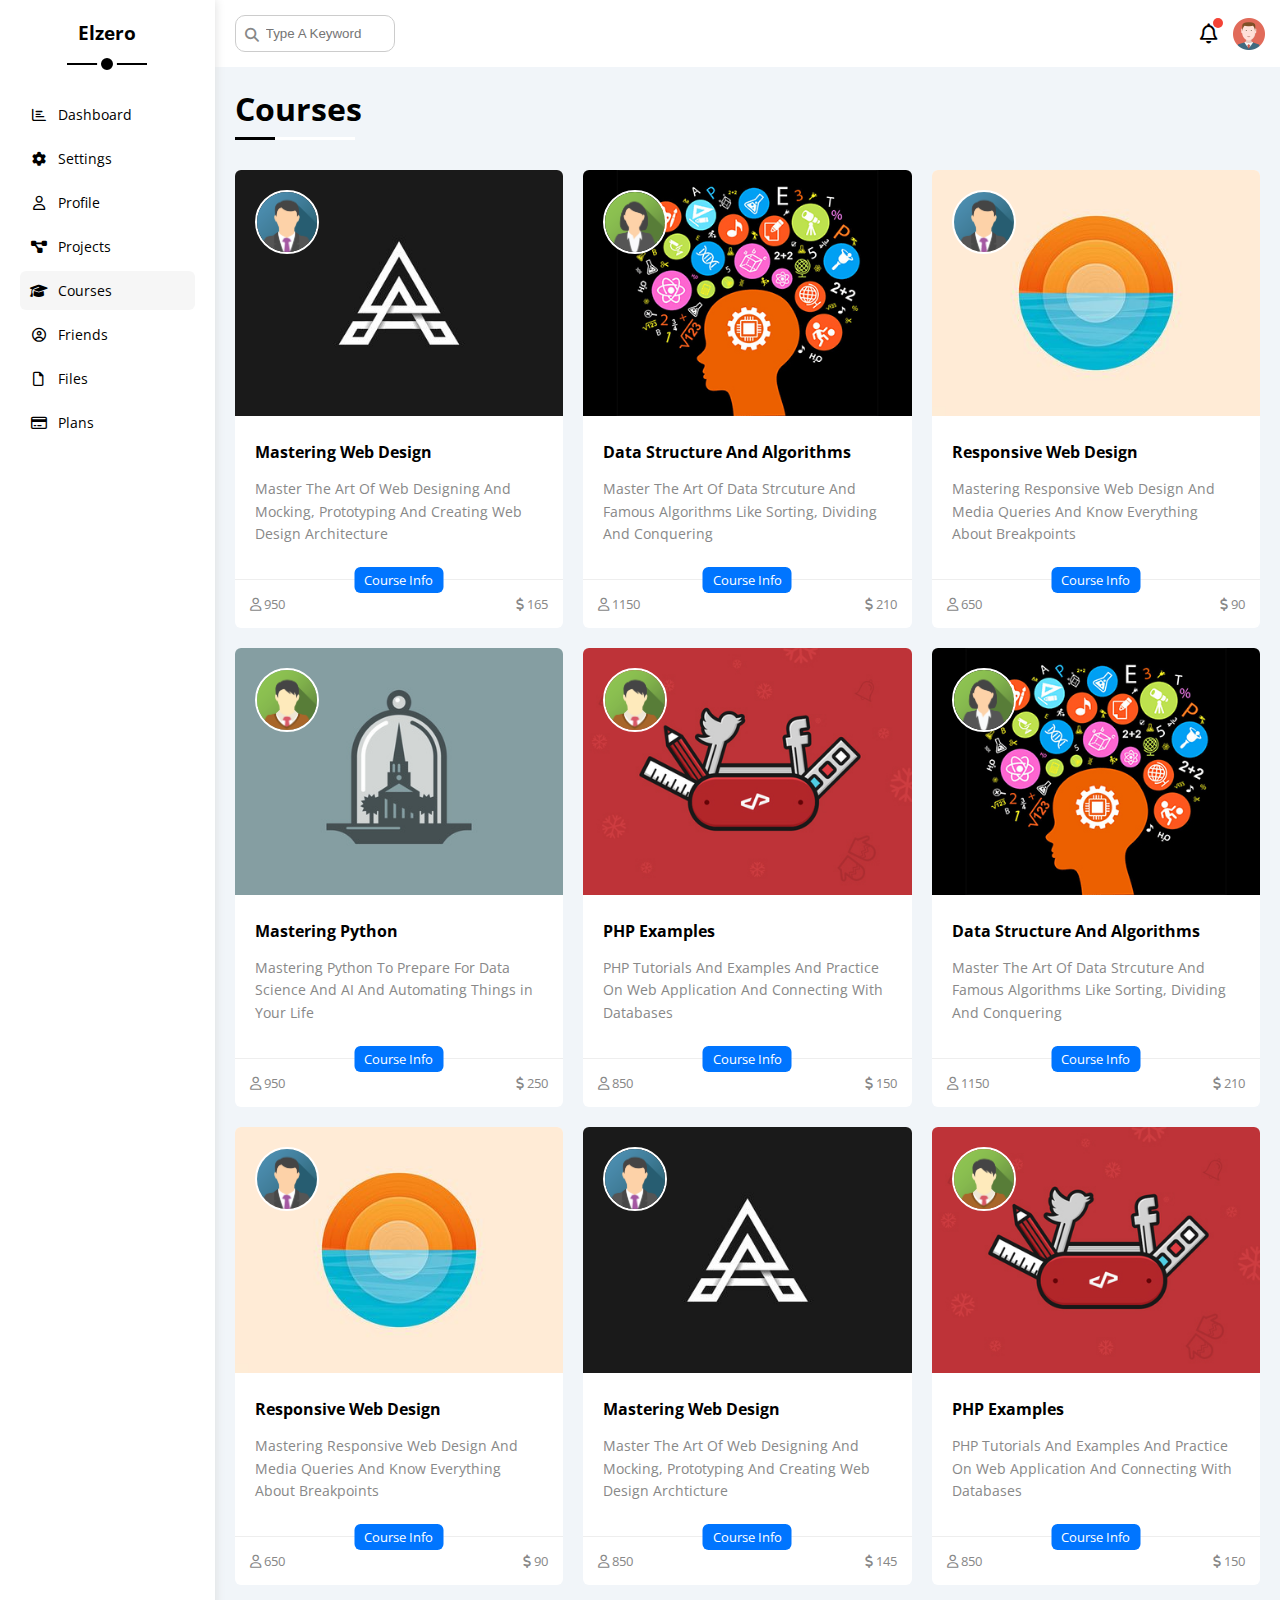
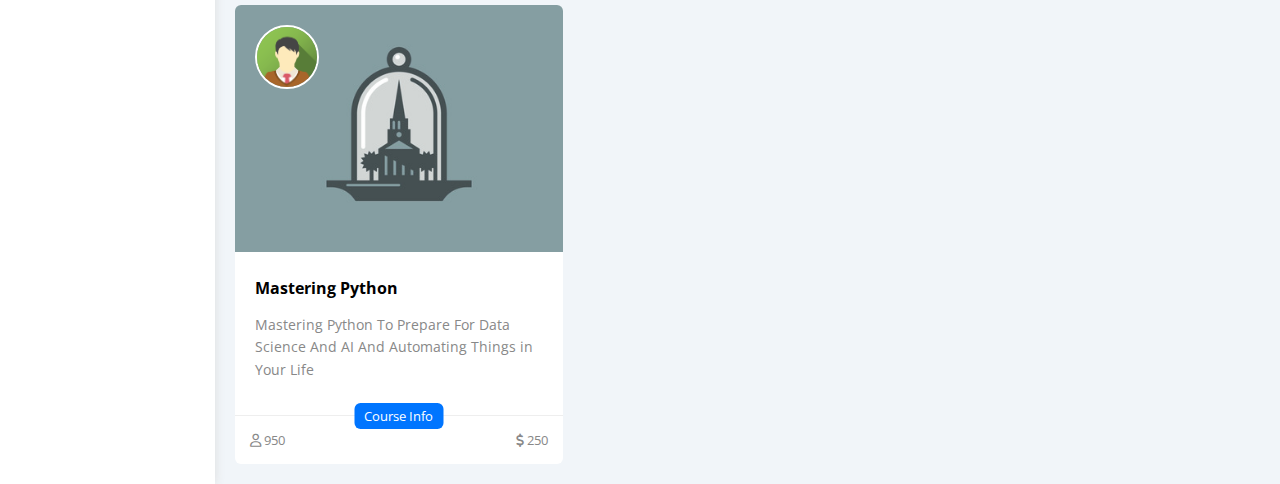
<file: courses.html>
<!DOCTYPE html>
<html lang="en">

<head>
    <meta charset="UTF-8" />
    <meta http-equiv="X-UA-Compatible" content="IE=edge" />
    <meta name="viewport" content="width=device-width, initial-scale=1.0" />
    <title>Courses</title>
    <link rel="stylesheet" href="css/all.min.css" />
    <link rel="stylesheet" href="css/framework.css" />
    <link rel="stylesheet" href="css/master.css" />
    <link rel="preconnect" href="https://fonts.googleapis.com" />
    <link rel="preconnect" href="https://fonts.gstatic.com" crossorigin />
    <link href="https://fonts.googleapis.com/css2?family=Open+Sans:wght@300;500&display=swap" rel="stylesheet" />
</head>

<body>
    <div class="page d-flex">
        <div class="sidebar bg-white p-20 p-relative">
            <h3 class="p-relative txt-c mt-0">Elzero</h3>
            <ul>
                <li>
                    <a class="d-flex align-center fs-14 c-black rad-6 p-10" href="index.html">
                        <i class="fa-regular fa-chart-bar fa-fw"></i>
                        <span>Dashboard</span>
                    </a>
                </li>
                <li>
                    <a class="d-flex align-center fs-14 c-black rad-6 p-10" href="settings.html">
                        <i class="fa-solid fa-gear fa-fw"></i>
                        <span>Settings</span>
                    </a>
                </li>
                <li>
                    <a class="d-flex align-center fs-14 c-black rad-6 p-10" href="profile.html">
                        <i class="fa-regular fa-user fa-fw"></i>
                        <span>Profile</span>
                    </a>
                </li>
                <li>
                    <a class="d-flex align-center fs-14 c-black rad-6 p-10" href="projects.html">
                        <i class="fa-solid fa-diagram-project fa-fw"></i>
                        <span>Projects</span>
                    </a>
                </li>
                <li>
                    <a class="active d-flex align-center fs-14 c-black rad-6 p-10" href="courses.html">
                        <i class="fa-solid fa-graduation-cap fa-fw"></i>
                        <span>Courses</span>
                    </a>
                </li>
                <li>
                    <a class="d-flex align-center fs-14 c-black rad-6 p-10" href="friends.html">
                        <i class="fa-regular fa-circle-user fa-fw"></i>
                        <span>Friends</span>
                    </a>
                </li>
                <li>
                    <a class="d-flex align-center fs-14 c-black rad-6 p-10" href="files.html">
                        <i class="fa-regular fa-file fa-fw"></i>
                        <span>Files</span>
                    </a>
                </li>
                <li>
                    <a class="d-flex align-center fs-14 c-black rad-6 p-10" href="plans.html">
                        <i class="fa-regular fa-credit-card fa-fw"></i>
                        <span>Plans</span>
                    </a>
                </li>
            </ul>
        </div>
        <div class="content w-full">
            <!-- Start Head -->
            <div class="head bg-white p-15 between-flex">
                <div class="search p-relative">
                    <input class="p-10" type="search" placeholder="Type A Keyword" />
                </div>
                <div class="icons d-flex align-center">
                    <span class="notification p-relative">
                        <i class="fa-regular fa-bell fa-lg"></i>
                    </span>
                    <img src="imgs/avatar.png" alt="" />
                </div>
            </div>
            <!-- End Head -->
            <h1 class="p-relative">Courses</h1>
            <div class="courses-page d-grid m-20 gap-20">
                <div class="course bg-white rad-6 p-relative">
                    <img class="cover" src="imgs/course-01.jpg" alt="" />
                    <img class="instructor" src="imgs/team-01.png" alt="" />
                    <div class="p-20">
                        <h4 class="m-0">Mastering Web Design</h4>
                        <p class="description c-grey mt-15 fs-14">
                            Master The Art Of Web Designing And Mocking, Prototyping And Creating Web Design
                            Architecture
                        </p>
                    </div>
                    <div class="info p-15 p-relative between-flex">
                        <span class="title bg-blue c-white btn-shape">Course Info</span>
                        <span class="c-grey">
                            <i class="fa-regular fa-user"></i>
                            950
                        </span>
                        <span class="c-grey">
                            <i class="fa-solid fa-dollar-sign"></i>
                            165
                        </span>
                    </div>
                </div>
                <div class="course bg-white rad-6 p-relative">
                    <img class="cover" src="imgs/course-02.jpg" alt="" />
                    <img class="instructor" src="imgs/team-02.png" alt="" />
                    <div class="p-20">
                        <h4 class="m-0">Data Structure And Algorithms</h4>
                        <p class="description c-grey mt-15 fs-14">
                            Master The Art Of Data Strcuture And Famous Algorithms Like Sorting, Dividing And Conquering
                        </p>
                    </div>
                    <div class="info p-15 p-relative between-flex">
                        <span class="title bg-blue c-white btn-shape">Course Info</span>
                        <span class="c-grey"> <i class="fa-regular fa-user"></i> 1150</span>
                        <span class="c-grey"><i class="fa-solid fa-dollar-sign"></i> 210</span>
                    </div>
                </div>
                <div class="course bg-white rad-6 p-relative">
                    <img class="cover" src="imgs/course-03.jpg" alt="" />
                    <img class="instructor" src="imgs/team-01.png" alt="" />
                    <div class="p-20">
                        <h4 class="m-0">Responsive Web Design</h4>
                        <p class="description c-grey mt-15 fs-14">
                            Mastering Responsive Web Design And Media Queries And Know Everything About Breakpoints
                        </p>
                    </div>
                    <div class="info p-15 p-relative between-flex">
                        <span class="title bg-blue c-white btn-shape">Course Info</span>
                        <span class="c-grey"> <i class="fa-regular fa-user"></i> 650</span>
                        <span class="c-grey"><i class="fa-solid fa-dollar-sign"></i> 90</span>
                    </div>
                </div>
                <div class="course bg-white rad-6 p-relative">
                    <img class="cover" src="imgs/course-04.jpg" alt="" />
                    <img class="instructor" src="imgs/team-03.png" alt="" />
                    <div class="p-20">
                        <h4 class="m-0">Mastering Python</h4>
                        <p class="description c-grey mt-15 fs-14">
                            Mastering Python To Prepare For Data Science And AI And Automating Things in Your Life
                        </p>
                    </div>
                    <div class="info p-15 p-relative between-flex">
                        <span class="title bg-blue c-white btn-shape">Course Info</span>
                        <span class="c-grey"> <i class="fa-regular fa-user"></i> 950</span>
                        <span class="c-grey"><i class="fa-solid fa-dollar-sign"></i> 250</span>
                    </div>
                </div>
                <div class="course bg-white rad-6 p-relative">
                    <img class="cover" src="imgs/course-05.jpg" alt="" />
                    <img class="instructor" src="imgs/team-03.png" alt="" />
                    <div class="p-20">
                        <h4 class="m-0">PHP Examples</h4>
                        <p class="description c-grey mt-15 fs-14">
                            PHP Tutorials And Examples And Practice On Web Application And Connecting With Databases
                        </p>
                    </div>
                    <div class="info p-15 p-relative between-flex">
                        <span class="title bg-blue c-white btn-shape">Course Info</span>
                        <span class="c-grey"> <i class="fa-regular fa-user"></i> 850</span>
                        <span class="c-grey"><i class="fa-solid fa-dollar-sign"></i> 150</span>
                    </div>
                </div>
                <div class="course bg-white rad-6 p-relative">
                    <img class="cover" src="imgs/course-02.jpg" alt="" />
                    <img class="instructor" src="imgs/team-02.png" alt="" />
                    <div class="p-20">
                        <h4 class="m-0">Data Structure And Algorithms</h4>
                        <p class="description c-grey mt-15 fs-14">
                            Master The Art Of Data Strcuture And Famous Algorithms Like Sorting, Dividing And Conquering
                        </p>
                    </div>
                    <div class="info p-15 p-relative between-flex">
                        <span class="title bg-blue c-white btn-shape">Course Info</span>
                        <span class="c-grey"> <i class="fa-regular fa-user"></i> 1150</span>
                        <span class="c-grey"><i class="fa-solid fa-dollar-sign"></i> 210</span>
                    </div>
                </div>
                <div class="course bg-white rad-6 p-relative">
                    <img class="cover" src="imgs/course-03.jpg" alt="" />
                    <img class="instructor" src="imgs/team-01.png" alt="" />
                    <div class="p-20">
                        <h4 class="m-0">Responsive Web Design</h4>
                        <p class="description c-grey mt-15 fs-14">
                            Mastering Responsive Web Design And Media Queries And Know Everything About Breakpoints
                        </p>
                    </div>
                    <div class="info p-15 p-relative between-flex">
                        <span class="title bg-blue c-white btn-shape">Course Info</span>
                        <span class="c-grey"> <i class="fa-regular fa-user"></i> 650</span>
                        <span class="c-grey"><i class="fa-solid fa-dollar-sign"></i> 90</span>
                    </div>
                </div>
                <div class="course bg-white rad-6 p-relative">
                    <img class="cover" src="imgs/course-01.jpg" alt="" />
                    <img class="instructor" src="imgs/team-01.png" alt="" />
                    <div class="p-20">
                        <h4 class="m-0">Mastering Web Design</h4>
                        <p class="description c-grey mt-15 fs-14">
                            Master The Art Of Web Designing And Mocking, Prototyping And Creating Web Design Archticture
                        </p>
                    </div>
                    <div class="info p-15 p-relative between-flex">
                        <span class="title bg-blue c-white btn-shape">Course Info</span>
                        <span class="c-grey"> <i class="fa-regular fa-user"></i> 850</span>
                        <span class="c-grey"><i class="fa-solid fa-dollar-sign"></i> 145</span>
                    </div>
                </div>
                <div class="course bg-white rad-6 p-relative">
                    <img class="cover" src="imgs/course-05.jpg" alt="" />
                    <img class="instructor" src="imgs/team-03.png" alt="" />
                    <div class="p-20">
                        <h4 class="m-0">PHP Examples</h4>
                        <p class="description c-grey mt-15 fs-14">
                            PHP Tutorials And Examples And Practice On Web Application And Connecting With Databases
                        </p>
                    </div>
                    <div class="info p-15 p-relative between-flex">
                        <span class="title bg-blue c-white btn-shape">Course Info</span>
                        <span class="c-grey"> <i class="fa-regular fa-user"></i> 850</span>
                        <span class="c-grey"><i class="fa-solid fa-dollar-sign"></i> 150</span>
                    </div>
                </div>
                <div class="course bg-white rad-6 p-relative">
                    <img class="cover" src="imgs/course-04.jpg" alt="" />
                    <img class="instructor" src="imgs/team-03.png" alt="" />
                    <div class="p-20">
                        <h4 class="m-0">Mastering Python</h4>
                        <p class="description c-grey mt-15 fs-14">
                            Mastering Python To Prepare For Data Science And AI And Automating Things in Your Life
                        </p>
                    </div>
                    <div class="info p-15 p-relative between-flex">
                        <span class="title bg-blue c-white btn-shape">Course Info</span>
                        <span class="c-grey"> <i class="fa-regular fa-user"></i> 950</span>
                        <span class="c-grey"><i class="fa-solid fa-dollar-sign"></i> 250</span>
                    </div>
                </div>
            </div>
        </div>
    </div>
</body>

</html>
</file>
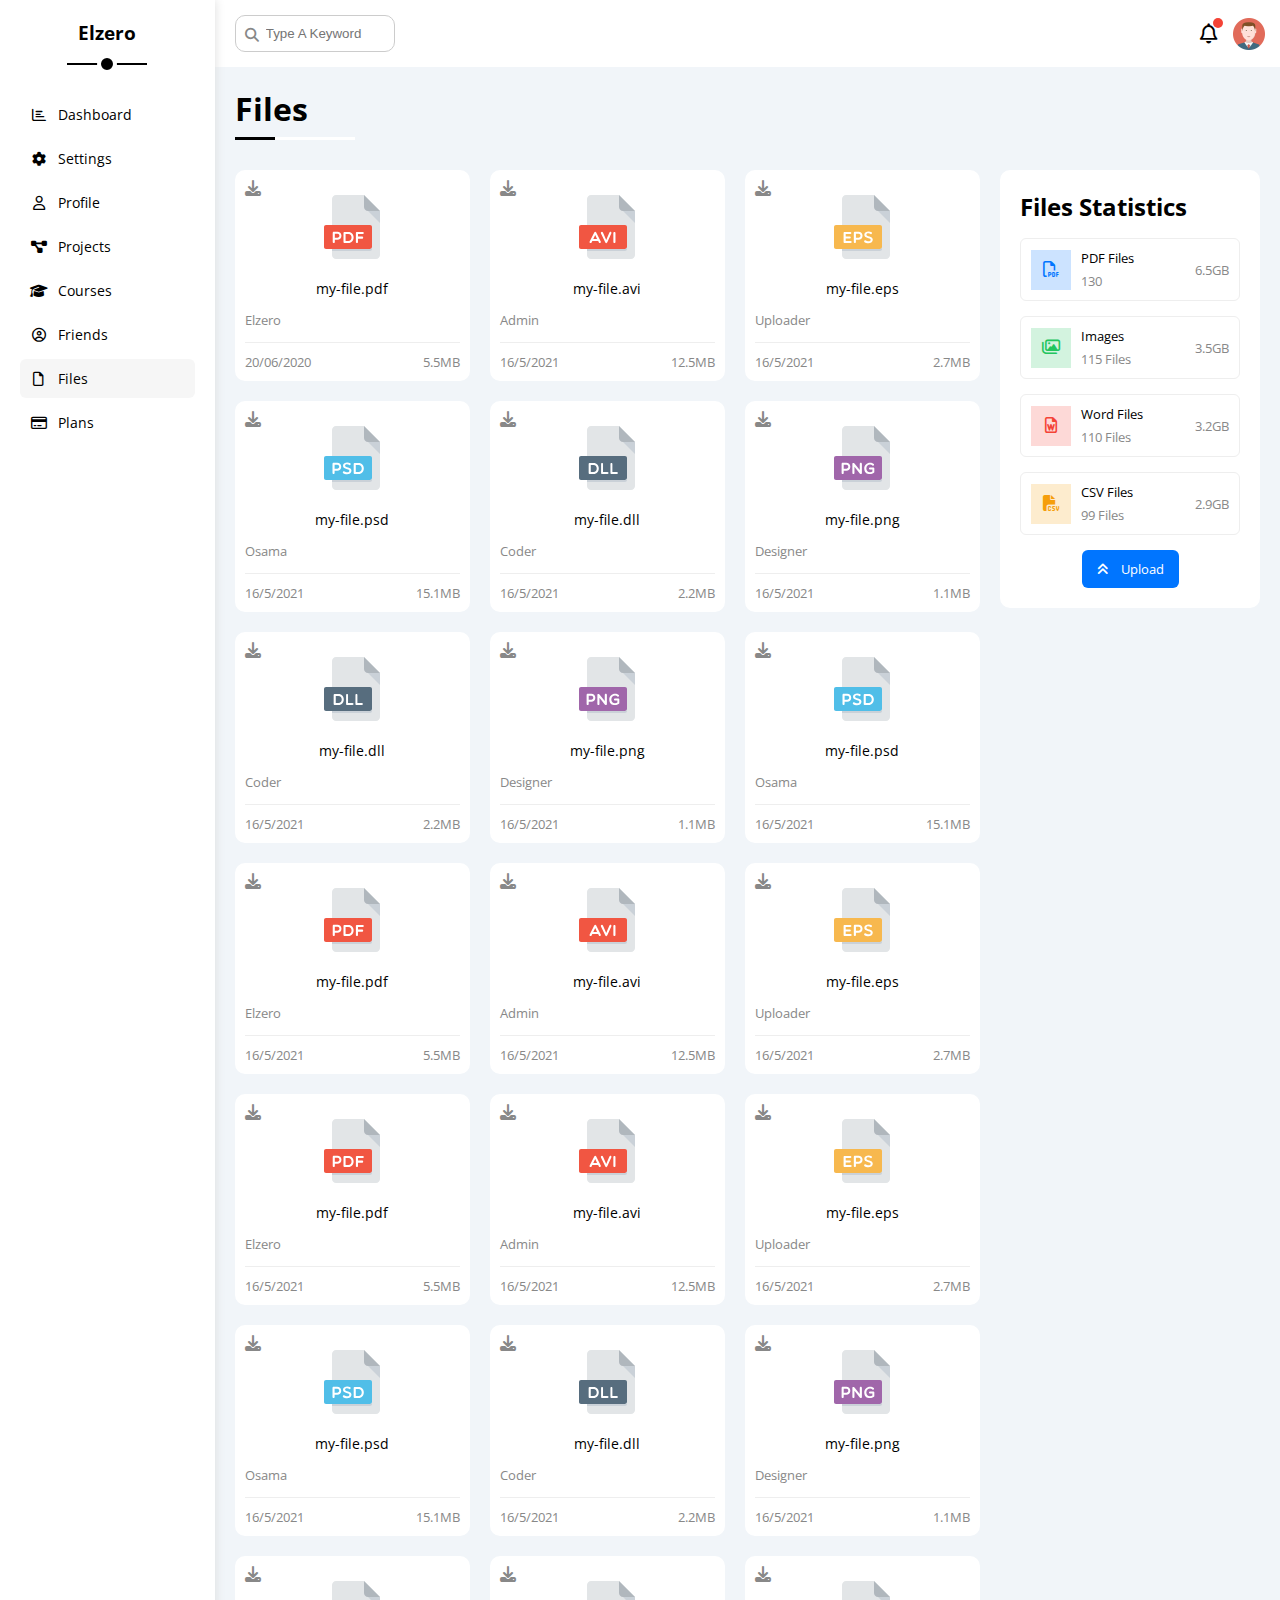
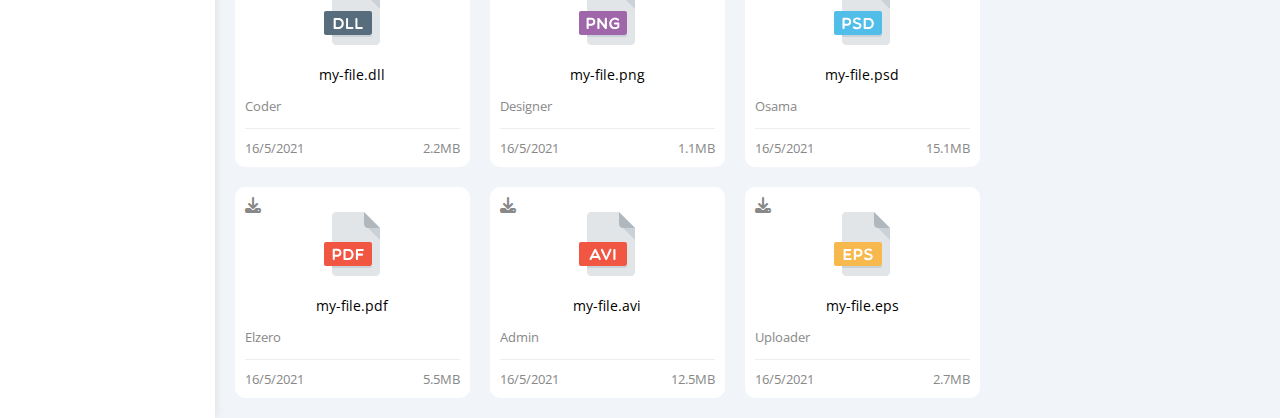
<file: files.html>
<!DOCTYPE html>
<html lang="en">

<head>
    <meta charset="UTF-8" />
    <meta http-equiv="X-UA-Compatible" content="IE=edge" />
    <meta name="viewport" content="width=device-width, initial-scale=1.0" />
    <title>Files</title>
    <link rel="stylesheet" href="css/all.min.css" />
    <link rel="stylesheet" href="css/framework.css" />
    <link rel="stylesheet" href="css/master.css" />
    <link rel="preconnect" href="https://fonts.googleapis.com" />
    <link rel="preconnect" href="https://fonts.gstatic.com" crossorigin />
    <link href="https://fonts.googleapis.com/css2?family=Open+Sans:wght@300;500&display=swap" rel="stylesheet" />
</head>

<body>
    <div class="page d-flex">
        <div class="sidebar bg-white p-20 p-relative">
            <h3 class="p-relative txt-c mt-0">Elzero</h3>
            <ul>
                <li>
                    <a class="d-flex align-center fs-14 c-black rad-6 p-10" href="index.html">
                        <i class="fa-regular fa-chart-bar fa-fw"></i>
                        <span>Dashboard</span>
                    </a>
                </li>
                <li>
                    <a class="d-flex align-center fs-14 c-black rad-6 p-10" href="settings.html">
                        <i class="fa-solid fa-gear fa-fw"></i>
                        <span>Settings</span>
                    </a>
                </li>
                <li>
                    <a class="d-flex align-center fs-14 c-black rad-6 p-10" href="profile.html">
                        <i class="fa-regular fa-user fa-fw"></i>
                        <span>Profile</span>
                    </a>
                </li>
                <li>
                    <a class="d-flex align-center fs-14 c-black rad-6 p-10" href="projects.html">
                        <i class="fa-solid fa-diagram-project fa-fw"></i>
                        <span>Projects</span>
                    </a>
                </li>
                <li>
                    <a class="d-flex align-center fs-14 c-black rad-6 p-10" href="courses.html">
                        <i class="fa-solid fa-graduation-cap fa-fw"></i>
                        <span>Courses</span>
                    </a>
                </li>
                <li>
                    <a class="d-flex align-center fs-14 c-black rad-6 p-10" href="friends.html">
                        <i class="fa-regular fa-circle-user fa-fw"></i>
                        <span>Friends</span>
                    </a>
                </li>
                <li>
                    <a class="active d-flex align-center fs-14 c-black rad-6 p-10" href="files.html">
                        <i class="fa-regular fa-file fa-fw"></i>
                        <span>Files</span>
                    </a>
                </li>
                <li>
                    <a class="d-flex align-center fs-14 c-black rad-6 p-10" href="plans.html">
                        <i class="fa-regular fa-credit-card fa-fw"></i>
                        <span>Plans</span>
                    </a>
                </li>
            </ul>
        </div>
        <div class="content w-full">
            <!-- Start Head -->
            <div class="head bg-white p-15 between-flex">
                <div class="search p-relative">
                    <input class="p-10" type="search" placeholder="Type A Keyword" />
                </div>
                <div class="icons d-flex align-center">
                    <span class="notification p-relative">
                        <i class="fa-regular fa-bell fa-lg"></i>
                    </span>
                    <img src="imgs/avatar.png" alt="" />
                </div>
            </div>
            <!-- End Head -->
            <h1 class="p-relative">Files</h1>
            <div class="files-page d-flex m-20 gap-20">
                <div class="files-stats p-20 bg-white rad-10">
                    <h2 class="mt-0 mb-15 txt-c-mobile">Files Statistics</h2>
                    <div class="d-flex align-center border-eee p-10 rad-6 mb-15 fs-13">
                        <i class="fa-regular fa-file-pdf fa-lg blue center-flex c-blue icon"></i>
                        <div class="info">
                            <span>PDF Files</span>
                            <span class="c-grey d-block mt-5">130</span>
                        </div>
                        <div class="size c-grey">6.5GB</div>
                    </div>
                    <div class="d-flex align-center border-eee p-10 rad-6 mb-15 fs-13">
                        <i class="fa-regular fa-images fa-lg green center-flex c-green icon"></i>
                        <div class="info">
                            <span>Images</span>
                            <span class="c-grey d-block mt-5">115 Files</span>
                        </div>
                        <div class="size c-grey">3.5GB</div>
                    </div>
                    <div class="d-flex align-center border-eee p-10 rad-6 mb-15 fs-13">
                        <i class="fa-regular fa-file-word fa-lg red center-flex c-red icon"></i>
                        <div class="info">
                            <span>Word Files</span>
                            <span class="c-grey d-block mt-5">110 Files</span>
                        </div>
                        <div class="size c-grey">3.2GB</div>
                    </div>
                    <div class="d-flex align-center border-eee p-10 rad-6 fs-13">
                        <i class="fa-solid fa-file-csv fa-lg orange center-flex c-orange icon"></i>
                        <div class="info">
                            <span>CSV Files</span>
                            <span class="c-grey d-block mt-5">99 Files</span>
                        </div>
                        <div class="size c-grey">2.9GB</div>
                    </div>
                    <a class="upload bg-blue c-white fs-13 rad-6 d-block w-fit" href="#">
                        <i class="fa-solid fa-angles-up mr-10"></i>
                        Upload
                    </a>
                </div>
                <div class="files-content d-grid gap-20">
                    <div class="file bg-white p-10 rad-10">
                        <i class="fa-solid fa-download c-grey p-absolute"></i>
                        <div class="icon txt-c">
                            <img class="mt-15 mb-15" src="imgs/pdf.svg" alt="" />
                        </div>
                        <div class="txt-c mb-10 fs-14">my-file.pdf</div>
                        <p class="c-grey fs-13">Elzero</p>
                        <div class="info between-flex mt-10 pt-10 fs-13 c-grey">
                            <span>20/06/2020</span>
                            <span>5.5MB</span>
                        </div>
                    </div>
                    <div class="file bg-white p-10 rad-10">
                        <i class="fa-solid fa-download c-grey p-absolute"></i>
                        <div class="icon txt-c">
                            <img class="mt-15 mb-15" src="imgs/avi.svg" alt="" />
                        </div>
                        <div class="txt-c mb-10 fs-14">my-file.avi</div>
                        <p class="c-grey fs-13">Admin</p>
                        <div class="info between-flex mt-10 pt-10 fs-13 c-grey">
                            <span>16/5/2021</span>
                            <span>12.5MB</span>
                        </div>
                    </div>
                    <div class="file bg-white p-10 rad-10">
                        <i class="fa-solid fa-download c-grey p-absolute"></i>
                        <div class="icon txt-c">
                            <img class="mt-15 mb-15" src="imgs/eps.svg" alt="" />
                        </div>
                        <div class="txt-c mb-10 fs-14">my-file.eps</div>
                        <p class="c-grey fs-13">Uploader</p>
                        <div class="info between-flex mt-10 pt-10 fs-13 c-grey">
                            <span>16/5/2021</span>
                            <span>2.7MB</span>
                        </div>
                    </div>
                    <div class="file bg-white p-10 rad-10">
                        <i class="fa-solid fa-download c-grey p-absolute"></i>
                        <div class="icon txt-c">
                            <img class="mt-15 mb-15" src="imgs/psd.svg" alt="" />
                        </div>
                        <div class="txt-c mb-10 fs-14">my-file.psd</div>
                        <p class="c-grey fs-13">Osama</p>
                        <div class="info between-flex mt-10 pt-10 fs-13 c-grey">
                            <span>16/5/2021</span>
                            <span>15.1MB</span>
                        </div>
                    </div>
                    <div class="file bg-white p-10 rad-10">
                        <i class="fa-solid fa-download c-grey p-absolute"></i>
                        <div class="icon txt-c">
                            <img class="mt-15 mb-15" src="imgs/dll.svg" alt="" />
                        </div>
                        <div class="txt-c mb-10 fs-14">my-file.dll</div>
                        <p class="c-grey fs-13">Coder</p>
                        <div class="info between-flex mt-10 pt-10 fs-13 c-grey">
                            <span>16/5/2021</span>
                            <span>2.2MB</span>
                        </div>
                    </div>
                    <div class="file bg-white p-10 rad-10">
                        <i class="fa-solid fa-download c-grey p-absolute"></i>
                        <div class="icon txt-c">
                            <img class="mt-15 mb-15" src="imgs/png.svg" alt="" />
                        </div>
                        <div class="txt-c mb-10 fs-14">my-file.png</div>
                        <p class="c-grey fs-13">Designer</p>
                        <div class="info between-flex mt-10 pt-10 fs-13 c-grey">
                            <span>16/5/2021</span>
                            <span>1.1MB</span>
                        </div>
                    </div>
                    <div class="file bg-white p-10 rad-10">
                        <i class="fa-solid fa-download c-grey p-absolute"></i>
                        <div class="icon txt-c">
                            <img class="mt-15 mb-15" src="imgs/dll.svg" alt="" />
                        </div>
                        <div class="txt-c mb-10 fs-14">my-file.dll</div>
                        <p class="c-grey fs-13">Coder</p>
                        <div class="info between-flex mt-10 pt-10 fs-13 c-grey">
                            <span>16/5/2021</span>
                            <span>2.2MB</span>
                        </div>
                    </div>
                    <div class="file bg-white p-10 rad-10">
                        <i class="fa-solid fa-download c-grey p-absolute"></i>
                        <div class="icon txt-c">
                            <img class="mt-15 mb-15" src="imgs/png.svg" alt="" />
                        </div>
                        <div class="txt-c mb-10 fs-14">my-file.png</div>
                        <p class="c-grey fs-13">Designer</p>
                        <div class="info between-flex mt-10 pt-10 fs-13 c-grey">
                            <span>16/5/2021</span>
                            <span>1.1MB</span>
                        </div>
                    </div>
                    <div class="file bg-white p-10 rad-10">
                        <i class="fa-solid fa-download c-grey p-absolute"></i>
                        <div class="icon txt-c">
                            <img class="mt-15 mb-15" src="imgs/psd.svg" alt="" />
                        </div>
                        <div class="txt-c mb-10 fs-14">my-file.psd</div>
                        <p class="c-grey fs-13">Osama</p>
                        <div class="info between-flex mt-10 pt-10 fs-13 c-grey">
                            <span>16/5/2021</span>
                            <span>15.1MB</span>
                        </div>
                    </div>
                    <div class="file bg-white p-10 rad-10">
                        <i class="fa-solid fa-download c-grey p-absolute"></i>
                        <div class="icon txt-c">
                            <img class="mt-15 mb-15" src="imgs/pdf.svg" alt="" />
                        </div>
                        <div class="txt-c mb-10 fs-14">my-file.pdf</div>
                        <p class="c-grey fs-13">Elzero</p>
                        <div class="info between-flex mt-10 pt-10 fs-13 c-grey">
                            <span>16/5/2021</span>
                            <span>5.5MB</span>
                        </div>
                    </div>
                    <div class="file bg-white p-10 rad-10">
                        <i class="fa-solid fa-download c-grey p-absolute"></i>
                        <div class="icon txt-c">
                            <img class="mt-15 mb-15" src="imgs/avi.svg" alt="" />
                        </div>
                        <div class="txt-c mb-10 fs-14">my-file.avi</div>
                        <p class="c-grey fs-13">Admin</p>
                        <div class="info between-flex mt-10 pt-10 fs-13 c-grey">
                            <span>16/5/2021</span>
                            <span>12.5MB</span>
                        </div>
                    </div>
                    <div class="file bg-white p-10 rad-10">
                        <i class="fa-solid fa-download c-grey p-absolute"></i>
                        <div class="icon txt-c">
                            <img class="mt-15 mb-15" src="imgs/eps.svg" alt="" />
                        </div>
                        <div class="txt-c mb-10 fs-14">my-file.eps</div>
                        <p class="c-grey fs-13">Uploader</p>
                        <div class="info between-flex mt-10 pt-10 fs-13 c-grey">
                            <span>16/5/2021</span>
                            <span>2.7MB</span>
                        </div>
                    </div>
                    <div class="file bg-white p-10 rad-10">
                        <i class="fa-solid fa-download c-grey p-absolute"></i>
                        <div class="icon txt-c">
                            <img class="mt-15 mb-15" src="imgs/pdf.svg" alt="" />
                        </div>
                        <div class="txt-c mb-10 fs-14">my-file.pdf</div>
                        <p class="c-grey fs-13">Elzero</p>
                        <div class="info between-flex mt-10 pt-10 fs-13 c-grey">
                            <span>16/5/2021</span>
                            <span>5.5MB</span>
                        </div>
                    </div>
                    <div class="file bg-white p-10 rad-10">
                        <i class="fa-solid fa-download c-grey p-absolute"></i>
                        <div class="icon txt-c">
                            <img class="mt-15 mb-15" src="imgs/avi.svg" alt="" />
                        </div>
                        <div class="txt-c mb-10 fs-14">my-file.avi</div>
                        <p class="c-grey fs-13">Admin</p>
                        <div class="info between-flex mt-10 pt-10 fs-13 c-grey">
                            <span>16/5/2021</span>
                            <span>12.5MB</span>
                        </div>
                    </div>
                    <div class="file bg-white p-10 rad-10">
                        <i class="fa-solid fa-download c-grey p-absolute"></i>
                        <div class="icon txt-c">
                            <img class="mt-15 mb-15" src="imgs/eps.svg" alt="" />
                        </div>
                        <div class="txt-c mb-10 fs-14">my-file.eps</div>
                        <p class="c-grey fs-13">Uploader</p>
                        <div class="info between-flex mt-10 pt-10 fs-13 c-grey">
                            <span>16/5/2021</span>
                            <span>2.7MB</span>
                        </div>
                    </div>
                    <div class="file bg-white p-10 rad-10">
                        <i class="fa-solid fa-download c-grey p-absolute"></i>
                        <div class="icon txt-c">
                            <img class="mt-15 mb-15" src="imgs/psd.svg" alt="" />
                        </div>
                        <div class="txt-c mb-10 fs-14">my-file.psd</div>
                        <p class="c-grey fs-13">Osama</p>
                        <div class="info between-flex mt-10 pt-10 fs-13 c-grey">
                            <span>16/5/2021</span>
                            <span>15.1MB</span>
                        </div>
                    </div>
                    <div class="file bg-white p-10 rad-10">
                        <i class="fa-solid fa-download c-grey p-absolute"></i>
                        <div class="icon txt-c">
                            <img class="mt-15 mb-15" src="imgs/dll.svg" alt="" />
                        </div>
                        <div class="txt-c mb-10 fs-14">my-file.dll</div>
                        <p class="c-grey fs-13">Coder</p>
                        <div class="info between-flex mt-10 pt-10 fs-13 c-grey">
                            <span>16/5/2021</span>
                            <span>2.2MB</span>
                        </div>
                    </div>
                    <div class="file bg-white p-10 rad-10">
                        <i class="fa-solid fa-download c-grey p-absolute"></i>
                        <div class="icon txt-c">
                            <img class="mt-15 mb-15" src="imgs/png.svg" alt="" />
                        </div>
                        <div class="txt-c mb-10 fs-14">my-file.png</div>
                        <p class="c-grey fs-13">Designer</p>
                        <div class="info between-flex mt-10 pt-10 fs-13 c-grey">
                            <span>16/5/2021</span>
                            <span>1.1MB</span>
                        </div>
                    </div>
                    <div class="file bg-white p-10 rad-10">
                        <i class="fa-solid fa-download c-grey p-absolute"></i>
                        <div class="icon txt-c">
                            <img class="mt-15 mb-15" src="imgs/dll.svg" alt="" />
                        </div>
                        <div class="txt-c mb-10 fs-14">my-file.dll</div>
                        <p class="c-grey fs-13">Coder</p>
                        <div class="info between-flex mt-10 pt-10 fs-13 c-grey">
                            <span>16/5/2021</span>
                            <span>2.2MB</span>
                        </div>
                    </div>
                    <div class="file bg-white p-10 rad-10">
                        <i class="fa-solid fa-download c-grey p-absolute"></i>
                        <div class="icon txt-c">
                            <img class="mt-15 mb-15" src="imgs/png.svg" alt="" />
                        </div>
                        <div class="txt-c mb-10 fs-14">my-file.png</div>
                        <p class="c-grey fs-13">Designer</p>
                        <div class="info between-flex mt-10 pt-10 fs-13 c-grey">
                            <span>16/5/2021</span>
                            <span>1.1MB</span>
                        </div>
                    </div>
                    <div class="file bg-white p-10 rad-10">
                        <i class="fa-solid fa-download c-grey p-absolute"></i>
                        <div class="icon txt-c">
                            <img class="mt-15 mb-15" src="imgs/psd.svg" alt="" />
                        </div>
                        <div class="txt-c mb-10 fs-14">my-file.psd</div>
                        <p class="c-grey fs-13">Osama</p>
                        <div class="info between-flex mt-10 pt-10 fs-13 c-grey">
                            <span>16/5/2021</span>
                            <span>15.1MB</span>
                        </div>
                    </div>
                    <div class="file bg-white p-10 rad-10">
                        <i class="fa-solid fa-download c-grey p-absolute"></i>
                        <div class="icon txt-c">
                            <img class="mt-15 mb-15" src="imgs/pdf.svg" alt="" />
                        </div>
                        <div class="txt-c mb-10 fs-14">my-file.pdf</div>
                        <p class="c-grey fs-13">Elzero</p>
                        <div class="info between-flex mt-10 pt-10 fs-13 c-grey">
                            <span>16/5/2021</span>
                            <span>5.5MB</span>
                        </div>
                    </div>
                    <div class="file bg-white p-10 rad-10">
                        <i class="fa-solid fa-download c-grey p-absolute"></i>
                        <div class="icon txt-c">
                            <img class="mt-15 mb-15" src="imgs/avi.svg" alt="" />
                        </div>
                        <div class="txt-c mb-10 fs-14">my-file.avi</div>
                        <p class="c-grey fs-13">Admin</p>
                        <div class="info between-flex mt-10 pt-10 fs-13 c-grey">
                            <span>16/5/2021</span>
                            <span>12.5MB</span>
                        </div>
                    </div>
                    <div class="file bg-white p-10 rad-10">
                        <i class="fa-solid fa-download c-grey p-absolute"></i>
                        <div class="icon txt-c">
                            <img class="mt-15 mb-15" src="imgs/eps.svg" alt="" />
                        </div>
                        <div class="txt-c mb-10 fs-14">my-file.eps</div>
                        <p class="c-grey fs-13">Uploader</p>
                        <div class="info between-flex mt-10 pt-10 fs-13 c-grey">
                            <span>16/5/2021</span>
                            <span>2.7MB</span>
                        </div>
                    </div>
                </div>
            </div>
        </div>
    </div>
</body>

</html>
</file>
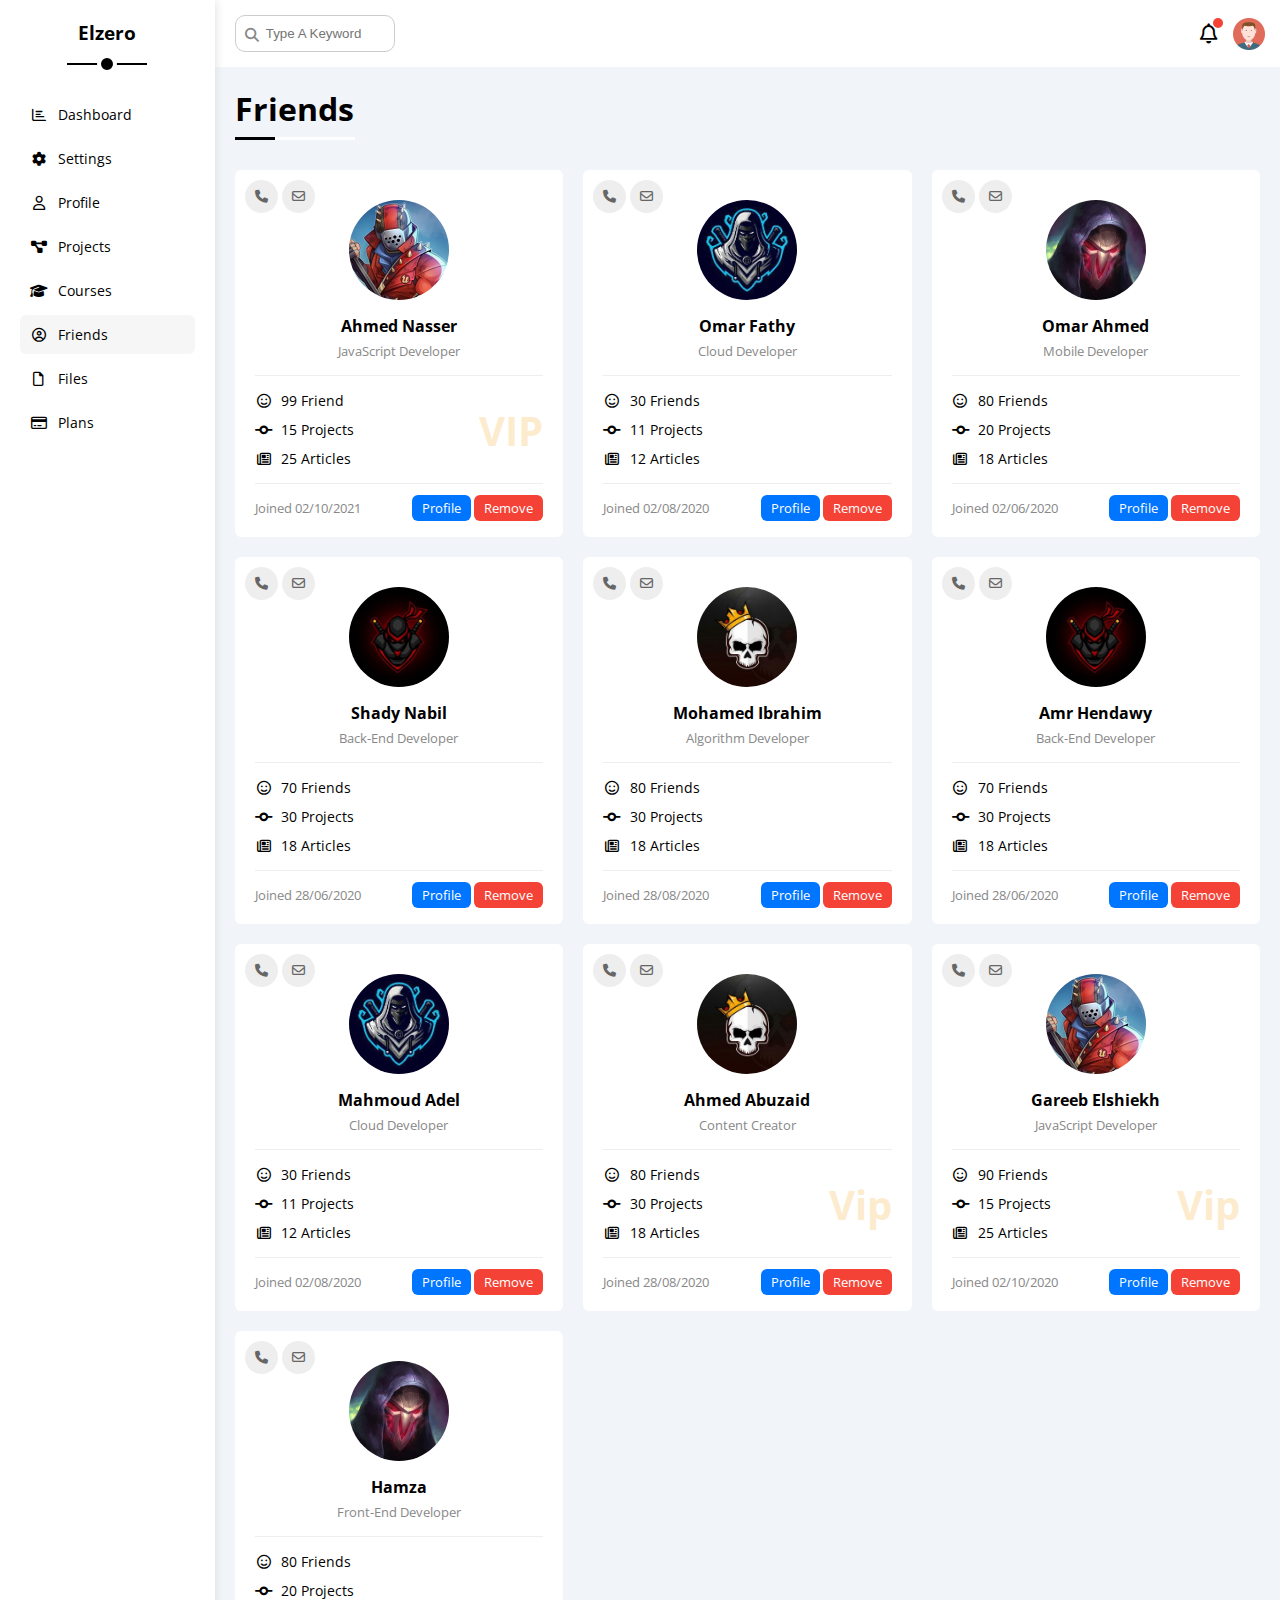
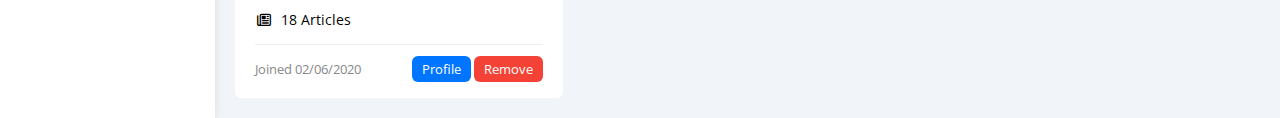
<file: friends.html>
<!DOCTYPE html>
<html lang="en">

<head>
    <meta charset="UTF-8" />
    <meta http-equiv="X-UA-Compatible" content="IE=edge" />
    <meta name="viewport" content="width=device-width, initial-scale=1.0" />
    <title>Friends</title>
    <link rel="stylesheet" href="css/all.min.css" />
    <link rel="stylesheet" href="css/framework.css" />
    <link rel="stylesheet" href="css/master.css" />
    <link rel="preconnect" href="https://fonts.googleapis.com" />
    <link rel="preconnect" href="https://fonts.gstatic.com" crossorigin />
    <link href="https://fonts.googleapis.com/css2?family=Open+Sans:wght@300;500&display=swap" rel="stylesheet" />
</head>

<body>
    <div class="page d-flex">
        <div class="sidebar bg-white p-20 p-relative">
            <h3 class="p-relative txt-c mt-0">Elzero</h3>
            <ul>
                <li>
                    <a class="d-flex align-center fs-14 c-black rad-6 p-10" href="index.html">
                        <i class="fa-regular fa-chart-bar fa-fw"></i>
                        <span>Dashboard</span>
                    </a>
                </li>
                <li>
                    <a class="d-flex align-center fs-14 c-black rad-6 p-10" href="settings.html">
                        <i class="fa-solid fa-gear fa-fw"></i>
                        <span>Settings</span>
                    </a>
                </li>
                <li>
                    <a class="d-flex align-center fs-14 c-black rad-6 p-10" href="profile.html">
                        <i class="fa-regular fa-user fa-fw"></i>
                        <span>Profile</span>
                    </a>
                </li>
                <li>
                    <a class="d-flex align-center fs-14 c-black rad-6 p-10" href="projects.html">
                        <i class="fa-solid fa-diagram-project fa-fw"></i>
                        <span>Projects</span>
                    </a>
                </li>
                <li>
                    <a class="d-flex align-center fs-14 c-black rad-6 p-10" href="courses.html">
                        <i class="fa-solid fa-graduation-cap fa-fw"></i>
                        <span>Courses</span>
                    </a>
                </li>
                <li>
                    <a class="active d-flex align-center fs-14 c-black rad-6 p-10" href="friends.html">
                        <i class="fa-regular fa-circle-user fa-fw"></i>
                        <span>Friends</span>
                    </a>
                </li>
                <li>
                    <a class="d-flex align-center fs-14 c-black rad-6 p-10" href="files.html">
                        <i class="fa-regular fa-file fa-fw"></i>
                        <span>Files</span>
                    </a>
                </li>
                <li>
                    <a class="d-flex align-center fs-14 c-black rad-6 p-10" href="plans.html">
                        <i class="fa-regular fa-credit-card fa-fw"></i>
                        <span>Plans</span>
                    </a>
                </li>
            </ul>
        </div>
        <div class="content w-full">
            <!-- Start Head -->
            <div class="head bg-white p-15 between-flex">
                <div class="search p-relative">
                    <input class="p-10" type="search" placeholder="Type A Keyword" />
                </div>
                <div class="icons d-flex align-center">
                    <span class="notification p-relative">
                        <i class="fa-regular fa-bell fa-lg"></i>
                    </span>
                    <img src="imgs/avatar.png" alt="" />
                </div>
            </div>
            <!-- End Head -->
            <h1 class="p-relative">Friends</h1>
            <div class="friends-page d-grid m-20 gap-20">
                <div class="friend bg-white rad-6 p-20 p-relative">
                    <div class="contact">
                        <i class="fa-solid fa-phone"></i>
                        <i class="fa-regular fa-envelope"></i>
                    </div>
                    <div class="txt-c">
                        <img class="rad-half mt-10 mb-10 w-100 h-100" src="imgs/friend-01.jpg" alt="" />
                        <h4 class="m-0">Ahmed Nasser</h4>
                        <p class="c-grey fs-13 mt-5 mb-0">JavaScript Developer</p>
                    </div>
                    <div class="icons fs-14 p-relative">
                        <div class="mb-10">
                            <i class="fa-regular fa-face-smile fa-fw"></i>
                            <span>99 Friend</span>
                        </div>
                        <div class="mb-10">
                            <i class="fa-solid fa-code-commit fa-fw"></i>
                            <span>15 Projects</span>
                        </div>
                        <div>
                            <i class="fa-regular fa-newspaper fa-fw"></i>
                            <span>25 Articles</span>
                        </div>
                        <span class="vip fw-bold c-orange">VIP</span>
                    </div>
                    <div class="info between-flex fs-13">
                        <span class="c-grey">Joined 02/10/2021</span>
                        <div>
                            <a class="bg-blue c-white btn-shape" href="profile.html">Profile</a>
                            <a class="bg-red c-white btn-shape" href="#">Remove</a>
                        </div>
                    </div>
                </div>
                <div class="friend bg-white rad-6 p-20 p-relative">
                    <div class="contact">
                        <i class="fa-solid fa-phone"></i>
                        <i class="fa-regular fa-envelope"></i>
                    </div>
                    <div class="txt-c">
                        <img class="rad-half mt-10 mb-10 w-100 h-100" src="imgs/friend-02.jpg" alt="" />
                        <h4 class="m-0">Omar Fathy</h4>
                        <p class="c-grey fs-13 mt-5 mb-0">Cloud Developer</p>
                    </div>
                    <div class="icons fs-14 p-relative">
                        <div class="mb-10">
                            <i class="fa-regular fa-face-smile fa-fw"></i>
                            <span>30 Friends</span>
                        </div>
                        <div class="mb-10">
                            <i class="fa-solid fa-code-commit fa-fw"></i>
                            <span>11 Projects</span>
                        </div>
                        <div>
                            <i class="fa-regular fa-newspaper fa-fw"></i>
                            <span>12 Articles</span>
                        </div>
                    </div>
                    <div class="info between-flex fs-13">
                        <span class="c-grey">Joined 02/08/2020</span>
                        <div>
                            <a class="bg-blue c-white btn-shape" href="profile.html">Profile</a>
                            <a class="bg-red c-white btn-shape" href="">Remove</a>
                        </div>
                    </div>
                </div>
                <div class="friend bg-white rad-6 p-20 p-relative">
                    <div class="contact">
                        <i class="fa-solid fa-phone"></i>
                        <i class="fa-regular fa-envelope"></i>
                    </div>
                    <div class="txt-c">
                        <img class="rad-half mt-10 mb-10 w-100 h-100" src="imgs/friend-03.jpg" alt="" />
                        <h4 class="m-0">Omar Ahmed</h4>
                        <p class="c-grey fs-13 mt-5 mb-0">Mobile Developer</p>
                    </div>
                    <div class="icons fs-14 p-relative">
                        <div class="mb-10">
                            <i class="fa-regular fa-face-smile fa-fw"></i>
                            <span>80 Friends</span>
                        </div>
                        <div class="mb-10">
                            <i class="fa-solid fa-code-commit fa-fw"></i>
                            <span>20 Projects</span>
                        </div>
                        <div>
                            <i class="fa-regular fa-newspaper fa-fw"></i>
                            <span>18 Articles</span>
                        </div>
                    </div>
                    <div class="info between-flex fs-13">
                        <span class="c-grey">Joined 02/06/2020</span>
                        <div>
                            <a class="bg-blue c-white btn-shape" href="profile.html">Profile</a>
                            <a class="bg-red c-white btn-shape" href="">Remove</a>
                        </div>
                    </div>
                </div>
                <div class="friend bg-white rad-6 p-20 p-relative">
                    <div class="contact">
                        <i class="fa-solid fa-phone"></i>
                        <i class="fa-regular fa-envelope"></i>
                    </div>
                    <div class="txt-c">
                        <img class="rad-half mt-10 mb-10 w-100 h-100" src="imgs/friend-04.jpg" alt="" />
                        <h4 class="m-0">Shady Nabil</h4>
                        <p class="c-grey fs-13 mt-5 mb-0">Back-End Developer</p>
                    </div>
                    <div class="icons fs-14 p-relative">
                        <div class="mb-10">
                            <i class="fa-regular fa-face-smile fa-fw"></i>
                            <span>70 Friends</span>
                        </div>
                        <div class="mb-10">
                            <i class="fa-solid fa-code-commit fa-fw"></i>
                            <span>30 Projects</span>
                        </div>
                        <div>
                            <i class="fa-regular fa-newspaper fa-fw"></i>
                            <span>18 Articles</span>
                        </div>
                    </div>
                    <div class="info between-flex fs-13">
                        <span class="c-grey">Joined 28/06/2020</span>
                        <div>
                            <a class="bg-blue c-white btn-shape" href="profile.html">Profile</a>
                            <a class="bg-red c-white btn-shape" href="">Remove</a>
                        </div>
                    </div>
                </div>
                <div class="friend bg-white rad-6 p-20 p-relative">
                    <div class="contact">
                        <i class="fa-solid fa-phone"></i>
                        <i class="fa-regular fa-envelope"></i>
                    </div>
                    <div class="txt-c">
                        <img class="rad-half mt-10 mb-10 w-100 h-100" src="imgs/friend-05.jpg" alt="" />
                        <h4 class="m-0">Mohamed Ibrahim</h4>
                        <p class="c-grey fs-13 mt-5 mb-0">Algorithm Developer</p>
                    </div>
                    <div class="icons fs-14 p-relative">
                        <div class="mb-10">
                            <i class="fa-regular fa-face-smile fa-fw"></i>
                            <span>80 Friends</span>
                        </div>
                        <div class="mb-10">
                            <i class="fa-solid fa-code-commit fa-fw"></i>
                            <span>30 Projects</span>
                        </div>
                        <div>
                            <i class="fa-regular fa-newspaper fa-fw"></i>
                            <span>18 Articles</span>
                        </div>
                    </div>
                    <div class="info between-flex fs-13">
                        <span class="c-grey">Joined 28/08/2020</span>
                        <div>
                            <a class="bg-blue c-white btn-shape" href="profile.html">Profile</a>
                            <a class="bg-red c-white btn-shape" href="">Remove</a>
                        </div>
                    </div>
                </div>
                <div class="friend bg-white rad-6 p-20 p-relative">
                    <div class="contact">
                        <i class="fa-solid fa-phone"></i>
                        <i class="fa-regular fa-envelope"></i>
                    </div>
                    <div class="txt-c">
                        <img class="rad-half mt-10 mb-10 w-100 h-100" src="imgs/friend-04.jpg" alt="" />
                        <h4 class="m-0">Amr Hendawy</h4>
                        <p class="c-grey fs-13 mt-5 mb-0">Back-End Developer</p>
                    </div>
                    <div class="icons fs-14 p-relative">
                        <div class="mb-10">
                            <i class="fa-regular fa-face-smile fa-fw"></i>
                            <span>70 Friends</span>
                        </div>
                        <div class="mb-10">
                            <i class="fa-solid fa-code-commit fa-fw"></i>
                            <span>30 Projects</span>
                        </div>
                        <div>
                            <i class="fa-regular fa-newspaper fa-fw"></i>
                            <span>18 Articles</span>
                        </div>
                    </div>
                    <div class="info between-flex fs-13">
                        <span class="c-grey">Joined 28/06/2020</span>
                        <div>
                            <a class="bg-blue c-white btn-shape" href="profile.html">Profile</a>
                            <a class="bg-red c-white btn-shape" href="">Remove</a>
                        </div>
                    </div>
                </div>
                <div class="friend bg-white rad-6 p-20 p-relative">
                    <div class="contact">
                        <i class="fa-solid fa-phone"></i>
                        <i class="fa-regular fa-envelope"></i>
                    </div>
                    <div class="txt-c">
                        <img class="rad-half mt-10 mb-10 w-100 h-100" src="imgs/friend-02.jpg" alt="" />
                        <h4 class="m-0">Mahmoud Adel</h4>
                        <p class="c-grey fs-13 mt-5 mb-0">Cloud Developer</p>
                    </div>
                    <div class="icons fs-14 p-relative">
                        <div class="mb-10">
                            <i class="fa-regular fa-face-smile fa-fw"></i>
                            <span>30 Friends</span>
                        </div>
                        <div class="mb-10">
                            <i class="fa-solid fa-code-commit fa-fw"></i>
                            <span>11 Projects</span>
                        </div>
                        <div>
                            <i class="fa-regular fa-newspaper fa-fw"></i>
                            <span>12 Articles</span>
                        </div>
                    </div>
                    <div class="info between-flex fs-13">
                        <span class="c-grey">Joined 02/08/2020</span>
                        <div>
                            <a class="bg-blue c-white btn-shape" href="profile.html">Profile</a>
                            <a class="bg-red c-white btn-shape" href="">Remove</a>
                        </div>
                    </div>
                </div>
                <div class="friend bg-white rad-6 p-20 p-relative">
                    <div class="contact">
                        <i class="fa-solid fa-phone"></i>
                        <i class="fa-regular fa-envelope"></i>
                    </div>
                    <div class="txt-c">
                        <img class="rad-half mt-10 mb-10 w-100 h-100" src="imgs/friend-05.jpg" alt="" />
                        <h4 class="m-0">Ahmed Abuzaid</h4>
                        <p class="c-grey fs-13 mt-5 mb-0">Content Creator</p>
                    </div>
                    <div class="icons fs-14 p-relative">
                        <div class="mb-10">
                            <i class="fa-regular fa-face-smile fa-fw"></i>
                            <span>80 Friends</span>
                        </div>
                        <div class="mb-10">
                            <i class="fa-solid fa-code-commit fa-fw"></i>
                            <span>30 Projects</span>
                        </div>
                        <div>
                            <i class="fa-regular fa-newspaper fa-fw"></i>
                            <span>18 Articles</span>
                        </div>
                        <span class="vip fw-bold c-orange">Vip</span>
                    </div>
                    <div class="info between-flex fs-13">
                        <span class="c-grey">Joined 28/08/2020</span>
                        <div>
                            <a class="bg-blue c-white btn-shape" href="profile.html">Profile</a>
                            <a class="bg-red c-white btn-shape" href="">Remove</a>
                        </div>
                    </div>
                </div>
                <div class="friend bg-white rad-6 p-20 p-relative">
                    <div class="contact">
                        <i class="fa-solid fa-phone"></i>
                        <i class="fa-regular fa-envelope"></i>
                    </div>
                    <div class="txt-c">
                        <img class="rad-half mt-10 mb-10 w-100 h-100" src="imgs/friend-01.jpg" alt="" />
                        <h4 class="m-0">Gareeb Elshiekh</h4>
                        <p class="c-grey fs-13 mt-5 mb-0">JavaScript Developer</p>
                    </div>
                    <div class="icons fs-14 p-relative">
                        <div class="mb-10">
                            <i class="fa-regular fa-face-smile fa-fw"></i>
                            <span>90 Friends</span>
                        </div>
                        <div class="mb-10">
                            <i class="fa-solid fa-code-commit fa-fw"></i>
                            <span>15 Projects</span>
                        </div>
                        <div>
                            <i class="fa-regular fa-newspaper fa-fw"></i>
                            <span>25 Articles</span>
                        </div>
                        <span class="vip fw-bold c-orange">Vip</span>
                    </div>
                    <div class="info between-flex fs-13">
                        <span class="c-grey">Joined 02/10/2020</span>
                        <div>
                            <a class="bg-blue c-white btn-shape" href="profile.html">Profile</a>
                            <a class="bg-red c-white btn-shape" href="">Remove</a>
                        </div>
                    </div>
                </div>
                <div class="friend bg-white rad-6 p-20 p-relative">
                    <div class="contact">
                        <i class="fa-solid fa-phone"></i>
                        <i class="fa-regular fa-envelope"></i>
                    </div>
                    <div class="txt-c">
                        <img class="rad-half mt-10 mb-10 w-100 h-100" src="imgs/friend-03.jpg" alt="" />
                        <h4 class="m-0">Hamza</h4>
                        <p class="c-grey fs-13 mt-5 mb-0">Front-End Developer</p>
                    </div>
                    <div class="icons fs-14 p-relative">
                        <div class="mb-10">
                            <i class="fa-regular fa-face-smile fa-fw"></i>
                            <span>80 Friends</span>
                        </div>
                        <div class="mb-10">
                            <i class="fa-solid fa-code-commit fa-fw"></i>
                            <span>20 Projects</span>
                        </div>
                        <div>
                            <i class="fa-regular fa-newspaper fa-fw"></i>
                            <span>18 Articles</span>
                        </div>
                    </div>
                    <div class="info between-flex fs-13">
                        <span class="c-grey">Joined 02/06/2020</span>
                        <div>
                            <a class="bg-blue c-white btn-shape" href="profile.html">Profile</a>
                            <a class="bg-red c-white btn-shape" href="">Remove</a>
                        </div>
                    </div>
                </div>
            </div>
        </div>
    </div>
</body>

</html>
</file>
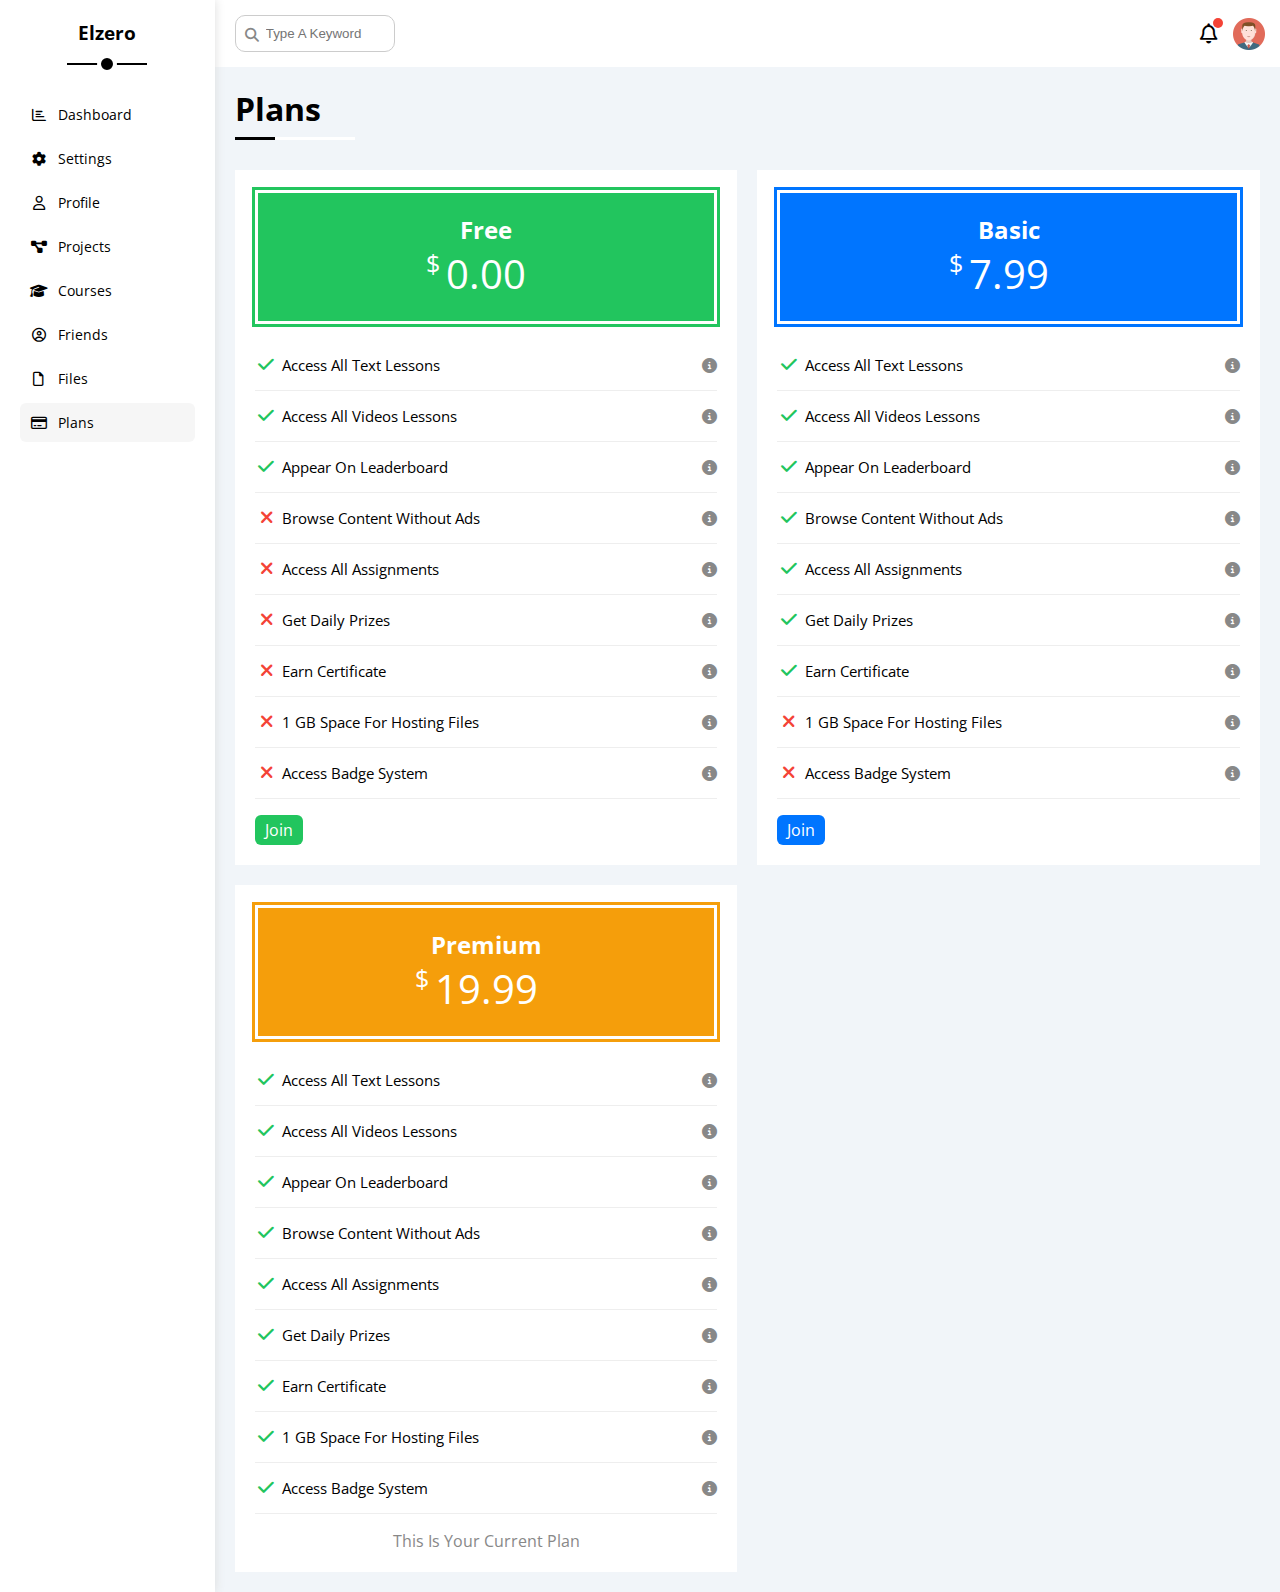
<file: plans.html>
<!DOCTYPE html>
<html lang="en">

<head>
    <meta charset="UTF-8" />
    <meta http-equiv="X-UA-Compatible" content="IE=edge" />
    <meta name="viewport" content="width=device-width, initial-scale=1.0" />
    <title>Plans</title>
    <link rel="stylesheet" href="css/all.min.css" />
    <link rel="stylesheet" href="css/framework.css" />
    <link rel="stylesheet" href="css/master.css" />
    <link rel="preconnect" href="https://fonts.googleapis.com" />
    <link rel="preconnect" href="https://fonts.gstatic.com" crossorigin />
    <link href="https://fonts.googleapis.com/css2?family=Open+Sans:wght@300;500&display=swap" rel="stylesheet" />
</head>

<body>
    <div class="page d-flex">
        <div class="sidebar bg-white p-20 p-relative">
            <h3 class="p-relative txt-c mt-0">Elzero</h3>
            <ul>
                <li>
                    <a class="d-flex align-center fs-14 c-black rad-6 p-10" href="index.html">
                        <i class="fa-regular fa-chart-bar fa-fw"></i>
                        <span>Dashboard</span>
                    </a>
                </li>
                <li>
                    <a class="d-flex align-center fs-14 c-black rad-6 p-10" href="settings.html">
                        <i class="fa-solid fa-gear fa-fw"></i>
                        <span>Settings</span>
                    </a>
                </li>
                <li>
                    <a class="d-flex align-center fs-14 c-black rad-6 p-10" href="profile.html">
                        <i class="fa-regular fa-user fa-fw"></i>
                        <span>Profile</span>
                    </a>
                </li>
                <li>
                    <a class="d-flex align-center fs-14 c-black rad-6 p-10" href="projects.html">
                        <i class="fa-solid fa-diagram-project fa-fw"></i>
                        <span>Projects</span>
                    </a>
                </li>
                <li>
                    <a class="d-flex align-center fs-14 c-black rad-6 p-10" href="courses.html">
                        <i class="fa-solid fa-graduation-cap fa-fw"></i>
                        <span>Courses</span>
                    </a>
                </li>
                <li>
                    <a class="d-flex align-center fs-14 c-black rad-6 p-10" href="friends.html">
                        <i class="fa-regular fa-circle-user fa-fw"></i>
                        <span>Friends</span>
                    </a>
                </li>
                <li>
                    <a class="d-flex align-center fs-14 c-black rad-6 p-10" href="files.html">
                        <i class="fa-regular fa-file fa-fw"></i>
                        <span>Files</span>
                    </a>
                </li>
                <li>
                    <a class="active d-flex align-center fs-14 c-black rad-6 p-10" href="plans.html">
                        <i class="fa-regular fa-credit-card fa-fw"></i>
                        <span>Plans</span>
                    </a>
                </li>
            </ul>
        </div>
        <div class="content w-full">
            <!-- Start Head -->
            <div class="head bg-white p-15 between-flex">
                <div class="search p-relative">
                    <input class="p-10" type="search" placeholder="Type A Keyword" />
                </div>
                <div class="icons d-flex align-center">
                    <span class="notification p-relative">
                        <i class="fa-regular fa-bell fa-lg"></i>
                    </span>
                    <img src="imgs/avatar.png" alt="" />
                </div>
            </div>
            <!-- End Head -->
            <h1 class="p-relative">Plans</h1>
            <div class="plans-page d-grid m-20 gap-20">
                <div class="plan green bg-white p-20">
                    <div class="top bg-green txt-c p-20">
                        <h2 class="m-0 c-white">Free</h2>
                        <div class="price c-white"><span>$</span>0.00</div>
                    </div>
                    <ul>
                        <li>
                            <i class="fa-solid fa-check fa-fw yes"></i>
                            <span>Access All Text Lessons</span>
                            <i class="fa-solid fa-circle-info help"></i>
                        </li>
                        <li>
                            <i class="fa-solid fa-check fa-fw yes"></i>
                            <span>Access All Videos Lessons</span>
                            <i class="fa-solid fa-circle-info help"></i>
                        </li>
                        <li>
                            <i class="fa-solid fa-check fa-fw yes"></i>
                            <span>Appear On Leaderboard</span>
                            <i class="fa-solid fa-circle-info help"></i>
                        </li>
                        <li>
                            <i class="fa-solid fa-xmark fa-fw"></i>
                            <span>Browse Content Without Ads</span>
                            <i class="fa-solid fa-circle-info help"></i>
                        </li>
                        <li>
                            <i class="fa-solid fa-xmark fa-fw"></i>
                            <span>Access All Assignments</span>
                            <i class="fa-solid fa-circle-info help"></i>
                        </li>
                        <li>
                            <i class="fa-solid fa-xmark fa-fw"></i>
                            <span>Get Daily Prizes</span>
                            <i class="fa-solid fa-circle-info help"></i>
                        </li>
                        <li>
                            <i class="fa-solid fa-xmark fa-fw"></i>
                            <span>Earn Certificate</span>
                            <i class="fa-solid fa-circle-info help"></i>
                        </li>
                        <li>
                            <i class="fa-solid fa-xmark fa-fw"></i>
                            <span>1 GB Space For Hosting Files</span>
                            <i class="fa-solid fa-circle-info help"></i>
                        </li>
                        <li>
                            <i class="fa-solid fa-xmark fa-fw"></i>
                            <span>Access Badge System</span>
                            <i class="fa-solid fa-circle-info help"></i>
                        </li>
                    </ul>
                    <a href="#" class="btn-shape bg-green c-white d-block w-fit">Join</a>
                </div>
                <!-- Start Plan -->
                <div class="plan blue bg-white p-20">
                    <div class="top bg-blue txt-c p-20">
                        <h2 class="m-0 c-white">Basic</h2>
                        <div class="price c-white"><span>$</span>7.99</div>
                    </div>
                    <ul class="list-none p-0">
                        <li>
                            <i class="fa-solid fa-check fa-fw yes"></i>
                            <span>Access All Text Lessons</span>
                            <i class="fa-solid fa-circle-info help"></i>
                        </li>
                        <li>
                            <i class="fa-solid fa-check fa-fw yes"></i>
                            <span>Access All Videos Lessons</span>
                            <i class="fa-solid fa-circle-info help"></i>
                        </li>
                        <li>
                            <i class="fa-solid fa-check fa-fw yes"></i>
                            <span>Appear On Leaderboard</span>
                            <i class="fa-solid fa-circle-info help"></i>
                        </li>
                        <li>
                            <i class="fa-solid fa-check fa-fw yes"></i>
                            <span>Browse Content Without Ads</span>
                            <i class="fa-solid fa-circle-info help"></i>
                        </li>
                        <li>
                            <i class="fa-solid fa-check fa-fw yes"></i>
                            <span>Access All Assignments</span>
                            <i class="fa-solid fa-circle-info help"></i>
                        </li>
                        <li>
                            <i class="fa-solid fa-check fa-fw yes"></i>
                            <span>Get Daily Prizes</span>
                            <i class="fa-solid fa-circle-info help"></i>
                        </li>
                        <li>
                            <i class="fa-solid fa-check fa-fw yes"></i>
                            <span>Earn Certificate</span>
                            <i class="fa-solid fa-circle-info help"></i>
                        </li>
                        <li>
                            <i class="fa-solid fa-xmark fa-fw"></i>
                            <span>1 GB Space For Hosting Files</span>
                            <i class="fa-solid fa-circle-info help"></i>
                        </li>
                        <li>
                            <i class="fa-solid fa-xmark fa-fw"></i>
                            <span>Access Badge System</span>
                            <i class="fa-solid fa-circle-info help"></i>
                        </li>
                    </ul>
                    <a href="#" class="btn-shape bg-blue c-white d-block w-fit">Join</a>
                </div>
                <!-- End Plan -->
                <!-- Start Plan -->
                <div class="plan orange bg-white p-20">
                    <div class="top bg-orange txt-c p-20">
                        <h2 class="m-0 c-white">Premium</h2>
                        <div class="price c-white"><span>$</span>19.99</div>
                    </div>
                    <ul class="list-none p-0">
                        <li>
                            <i class="fa-solid fa-check fa-fw yes"></i>
                            <span>Access All Text Lessons</span>
                            <i class="fa-solid fa-circle-info help"></i>
                        </li>
                        <li>
                            <i class="fa-solid fa-check fa-fw yes"></i>
                            <span>Access All Videos Lessons</span>
                            <i class="fa-solid fa-circle-info help"></i>
                        </li>
                        <li>
                            <i class="fa-solid fa-check fa-fw yes"></i>
                            <span>Appear On Leaderboard</span>
                            <i class="fa-solid fa-circle-info help"></i>
                        </li>
                        <li>
                            <i class="fa-solid fa-check fa-fw yes"></i>
                            <span>Browse Content Without Ads</span>
                            <i class="fa-solid fa-circle-info help"></i>
                        </li>
                        <li>
                            <i class="fa-solid fa-check fa-fw yes"></i>
                            <span>Access All Assignments</span>
                            <i class="fa-solid fa-circle-info help"></i>
                        </li>
                        <li>
                            <i class="fa-solid fa-check fa-fw yes"></i>
                            <span>Get Daily Prizes</span>
                            <i class="fa-solid fa-circle-info help"></i>
                        </li>
                        <li>
                            <i class="fa-solid fa-check fa-fw yes"></i>
                            <span>Earn Certificate</span>
                            <i class="fa-solid fa-circle-info help"></i>
                        </li>
                        <li>
                            <i class="fa-solid fa-check fa-fw yes"></i>
                            <span>1 GB Space For Hosting Files</span>
                            <i class="fa-solid fa-circle-info help"></i>
                        </li>
                        <li>
                            <i class="fa-solid fa-check fa-fw yes"></i>
                            <span>Access Badge System</span>
                            <i class="fa-solid fa-circle-info help"></i>
                        </li>
                    </ul>
                    <p class="c-grey m-0 txt-c">This Is Your Current Plan</p>
                </div>
                <!-- End Plan -->
            </div>
        </div>
    </div>
</body>

</html>
</file>
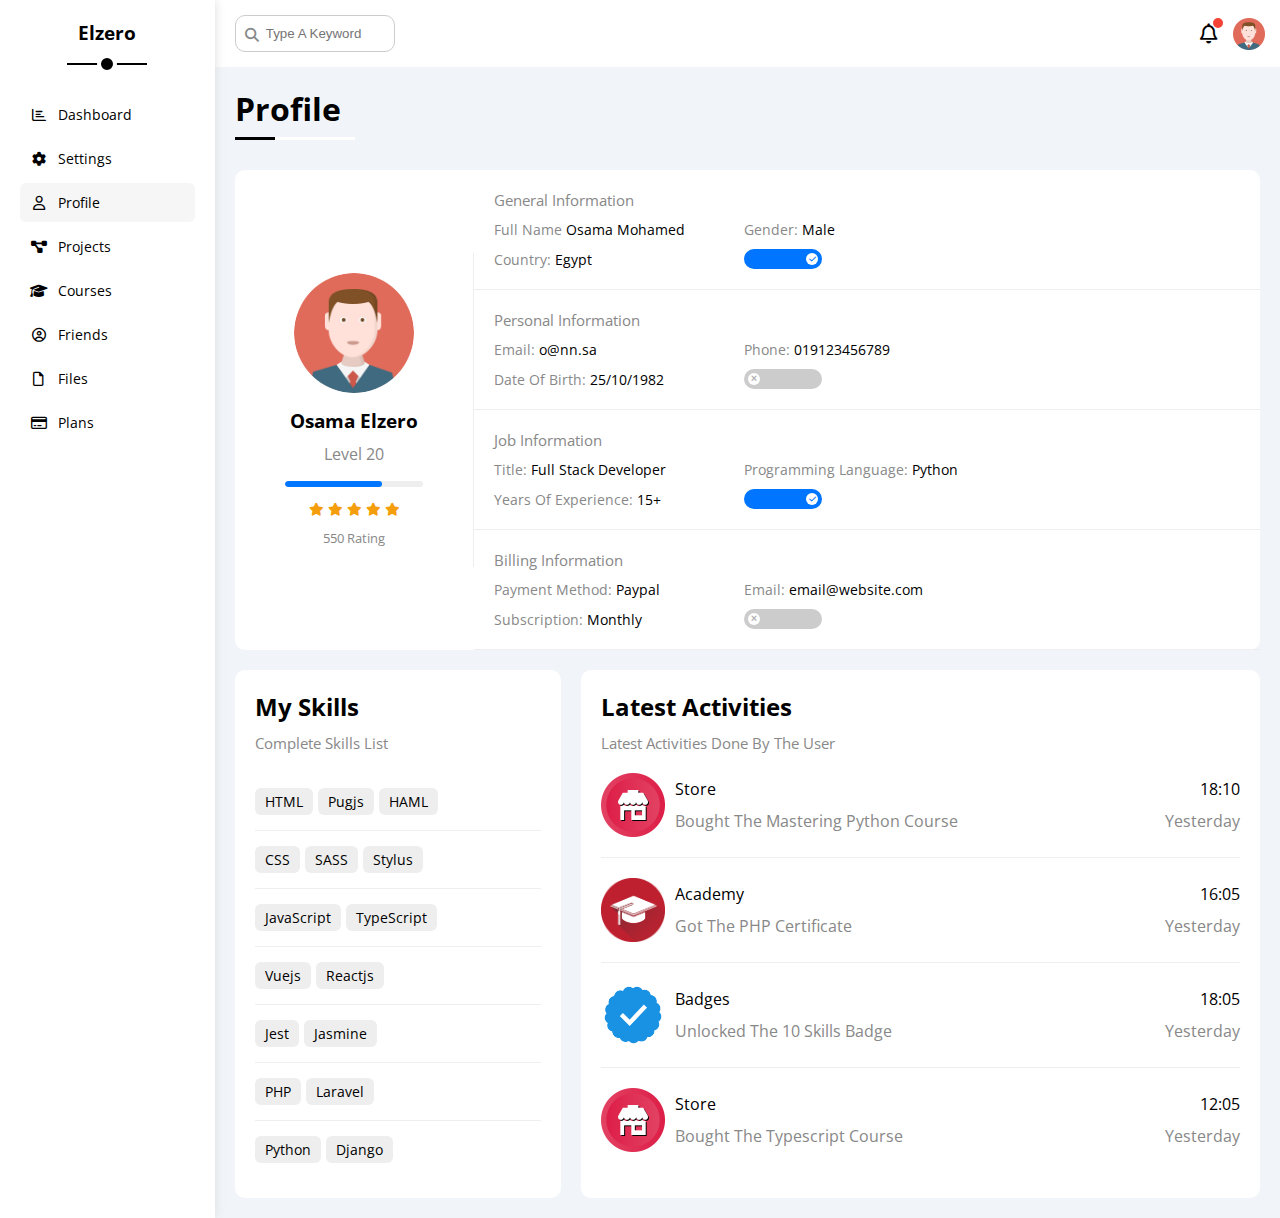
<file: profile.html>
<!DOCTYPE html>
<html lang="en">

<head>
    <meta charset="UTF-8" />
    <meta http-equiv="X-UA-Compatible" content="IE=edge" />
    <meta name="viewport" content="width=device-width, initial-scale=1.0" />
    <title>Profile</title>
    <link rel="stylesheet" href="css/all.min.css" />
    <link rel="stylesheet" href="css/framework.css" />
    <link rel="stylesheet" href="css/master.css" />
    <link rel="preconnect" href="https://fonts.googleapis.com" />
    <link rel="preconnect" href="https://fonts.gstatic.com" crossorigin />
    <link href="https://fonts.googleapis.com/css2?family=Open+Sans:wght@300;500&display=swap" rel="stylesheet" />
</head>

<body>
    <div class="page d-flex">
        <div class="sidebar bg-white p-20 p-relative">
            <h3 class="p-relative txt-c mt-0">Elzero</h3>
            <ul>
                <li>
                    <a class="d-flex align-center fs-14 c-black rad-6 p-10" href="index.html">
                        <i class="fa-regular fa-chart-bar fa-fw"></i>
                        <span>Dashboard</span>
                    </a>
                </li>
                <li>
                    <a class="d-flex align-center fs-14 c-black rad-6 p-10" href="settings.html">
                        <i class="fa-solid fa-gear fa-fw"></i>
                        <span>Settings</span>
                    </a>
                </li>
                <li>
                    <a class="active d-flex align-center fs-14 c-black rad-6 p-10" href="profile.html">
                        <i class="fa-regular fa-user fa-fw"></i>
                        <span>Profile</span>
                    </a>
                </li>
                <li>
                    <a class="d-flex align-center fs-14 c-black rad-6 p-10" href="projects.html">
                        <i class="fa-solid fa-diagram-project fa-fw"></i>
                        <span>Projects</span>
                    </a>
                </li>
                <li>
                    <a class="d-flex align-center fs-14 c-black rad-6 p-10" href="courses.html">
                        <i class="fa-solid fa-graduation-cap fa-fw"></i>
                        <span>Courses</span>
                    </a>
                </li>
                <li>
                    <a class="d-flex align-center fs-14 c-black rad-6 p-10" href="friends.html">
                        <i class="fa-regular fa-circle-user fa-fw"></i>
                        <span>Friends</span>
                    </a>
                </li>
                <li>
                    <a class="d-flex align-center fs-14 c-black rad-6 p-10" href="files.html">
                        <i class="fa-regular fa-file fa-fw"></i>
                        <span>Files</span>
                    </a>
                </li>
                <li>
                    <a class="d-flex align-center fs-14 c-black rad-6 p-10" href="plans.html">
                        <i class="fa-regular fa-credit-card fa-fw"></i>
                        <span>Plans</span>
                    </a>
                </li>
            </ul>
        </div>
        <div class="content w-full">
            <!-- Start Head -->
            <div class="head bg-white p-15 between-flex">
                <div class="search p-relative">
                    <input class="p-10" type="search" placeholder="Type A Keyword" />
                </div>
                <div class="icons d-flex align-center">
                    <span class="notification p-relative">
                        <i class="fa-regular fa-bell fa-lg"></i>
                    </span>
                    <img src="imgs/avatar.png" alt="" />
                </div>
            </div>
            <!-- End Head -->
            <h1 class="p-relative">Profile</h1>
            <div class="profile-page m-20">
                <!-- Start Overview -->
                <div class="overview bg-white rad-10 d-flex align-center">
                    <div class="avatar-box txt-c p-20">
                        <img class="rad-half mb-10" src="imgs/avatar.png" alt="" />
                        <h3 class="m-0">Osama Elzero</h3>
                        <p class="c-grey mt-10">Level 20</p>
                        <div class="level rad-6 bg-eee p-relative">
                            <span style="width: 70%"></span>
                        </div>
                        <div class="rating mt-10 mb-10">
                            <i class="fa-solid fa-star c-orange fs-13"></i>
                            <i class="fa-solid fa-star c-orange fs-13"></i>
                            <i class="fa-solid fa-star c-orange fs-13"></i>
                            <i class="fa-solid fa-star c-orange fs-13"></i>
                            <i class="fa-solid fa-star c-orange fs-13"></i>
                        </div>
                        <p class="c-grey m-0 fs-13">550 Rating</p>
                    </div>
                    <div class="info-box w-full txt-c-mobile">
                        <!-- Start Information Row -->
                        <div class="box p-20 d-flex align-center">
                            <h4 class="c-grey fs-15 m-0 w-full">General Information</h4>
                            <div class="fs-14">
                                <span class="c-grey">Full Name</span>
                                <span>Osama Mohamed</span>
                            </div>
                            <div class="fs-14">
                                <span class="c-grey">Gender:</span>
                                <span>Male</span>
                            </div>
                            <div class="fs-14">
                                <span class="c-grey">Country:</span>
                                <span>Egypt</span>
                            </div>
                            <div class="fs-14">
                                <label>
                                    <input class="toggle-checkbox" type="checkbox" checked />
                                    <div class="toggle-switch"></div>
                                </label>
                            </div>
                        </div>
                        <!-- End Information Row -->
                        <!-- Start Information Row -->
                        <div class="box p-20 d-flex align-center">
                            <h4 class="c-grey w-full fs-15 m-0">Personal Information</h4>
                            <div class="fs-14">
                                <span class="c-grey">Email:</span>
                                <span>o@nn.sa</span>
                            </div>
                            <div class="fs-14">
                                <span class="c-grey">Phone:</span>
                                <span>019123456789</span>
                            </div>
                            <div class="fs-14">
                                <span class="c-grey">Date Of Birth:</span>
                                <span>25/10/1982</span>
                            </div>
                            <div class="fs-14">
                                <label>
                                    <input class="toggle-checkbox" type="checkbox" />
                                    <div class="toggle-switch"></div>
                                </label>
                            </div>
                        </div>
                        <!-- End Information Row -->
                        <!-- Start Information Row -->
                        <div class="box p-20 d-flex align-center">
                            <h4 class="c-grey w-full fs-15 m-0">Job Information</h4>
                            <div class="fs-14">
                                <span class="c-grey">Title:</span>
                                <span>Full Stack Developer</span>
                            </div>
                            <div class="fs-14">
                                <span class="c-grey">Programming Language:</span>
                                <span>Python</span>
                            </div>
                            <div class="fs-14">
                                <span class="c-grey">Years Of Experience:</span>
                                <span>15+</span>
                            </div>
                            <div class="fs-14">
                                <label>
                                    <input class="toggle-checkbox" type="checkbox" checked />
                                    <div class="toggle-switch"></div>
                                </label>
                            </div>
                        </div>
                        <!-- End Information Row -->
                        <!-- Start Information Row -->
                        <div class="box p-20 d-flex align-center">
                            <h4 class="c-grey w-full fs-15 m-0">Billing Information</h4>
                            <div class="fs-14">
                                <span class="c-grey">Payment Method:</span>
                                <span>Paypal</span>
                            </div>
                            <div class="fs-14">
                                <span class="c-grey">Email:</span>
                                <span>email@website.com</span>
                            </div>
                            <div class="fs-14">
                                <span class="c-grey">Subscription:</span>
                                <span>Monthly</span>
                            </div>
                            <div class="fs-14">
                                <label>
                                    <input class="toggle-checkbox" type="checkbox" />
                                    <div class="toggle-switch"></div>
                                </label>
                            </div>
                        </div>
                        <!-- End Information Row -->
                    </div>
                </div>
                <!-- End Overview -->
                <!-- Start Other Data -->
                <div class="other-data d-flex gap-20">
                    <div class="skills-card p-20 bg-white rad-10 mt-20">
                        <h2 class="mt-0 mb-10">My Skills</h2>
                        <p class="mt-0 mb-20 c-grey fs-15">Complete Skills List</p>
                        <ul class="m-0 txt-c-mobile">
                            <li><span>HTML</span><span>Pugjs</span><span>HAML</span></li>
                            <li><span>CSS</span><span>SASS</span><span>Stylus</span></li>
                            <li><span>JavaScript</span><span>TypeScript</span></li>
                            <li><span>Vuejs</span><span>Reactjs</span></li>
                            <li><span>Jest</span><span>Jasmine</span></li>
                            <li><span>PHP</span><span>Laravel</span></li>
                            <li><span>Python</span><span>Django</span></li>
                        </ul>
                    </div>
                    <div class="activities p-20 bg-white rad-10 mt-20">
                        <h2 class="mt-0 mb-10">Latest Activities</h2>
                        <p class="mt-0 mb-20 c-grey fs-15">Latest Activities Done By The User</p>
                        <div class="activity d-flex align-center txt-c-mobile">
                            <img src="imgs/activity-01.png" alt="" />
                            <div class="info">
                                <span class="d-block mb-10">Store</span>
                                <span class="c-grey">Bought The Mastering Python Course</span>
                            </div>
                            <div class="date">
                                <span class="d-block mb-10">18:10</span>
                                <span class="c-grey">Yesterday</span>
                            </div>
                        </div>
                        <div class="activity d-flex align-center txt-c-mobile">
                            <img src="imgs/activity-02.png" alt="" />
                            <div class="info">
                                <span class="d-block mb-10">Academy</span>
                                <span class="c-grey">Got The PHP Certificate</span>
                            </div>
                            <div class="date">
                                <span class="d-block mb-10">16:05</span>
                                <span class="c-grey">Yesterday</span>
                            </div>
                        </div>
                        <div class="activity d-flex align-center txt-c-mobile">
                            <img src="imgs/activity-03.png" alt="" />
                            <div class="info">
                                <span class="d-block mb-10">Badges</span>
                                <span class="c-grey">Unlocked The 10 Skills Badge</span>
                            </div>
                            <div class="date">
                                <span class="d-block mb-10">18:05</span>
                                <span class="c-grey">Yesterday</span>
                            </div>
                        </div>
                        <div class="activity d-flex align-center txt-c-mobile">
                            <img src="imgs/activity-01.png" alt="" />
                            <div class="info">
                                <span class="d-block mb-10">Store</span>
                                <span class="c-grey">Bought The Typescript Course</span>
                            </div>
                            <div class="date">
                                <span class="d-block mb-10">12:05</span>
                                <span class="c-grey">Yesterday</span>
                            </div>
                        </div>
                    </div>
                </div>
                <!-- End Other Data -->
            </div>
        </div>
    </div>
</body>

</html>
</file>
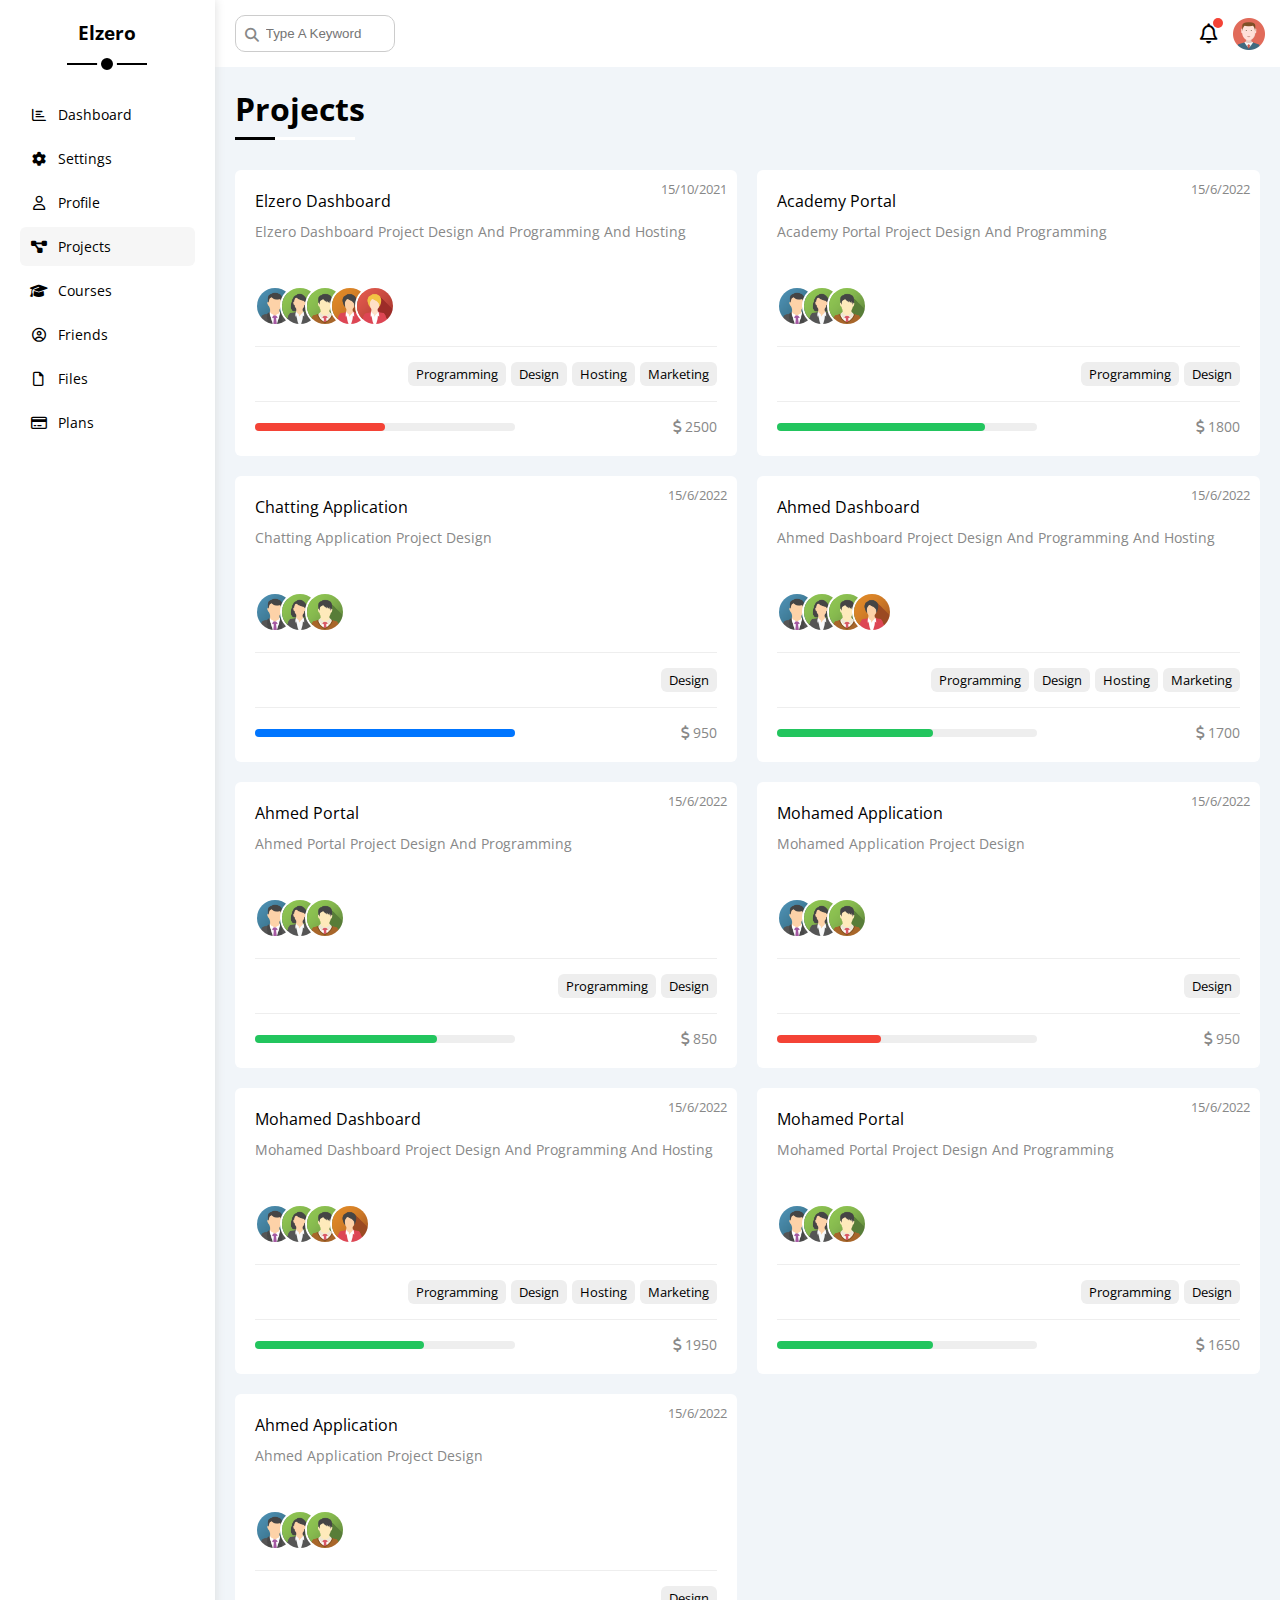
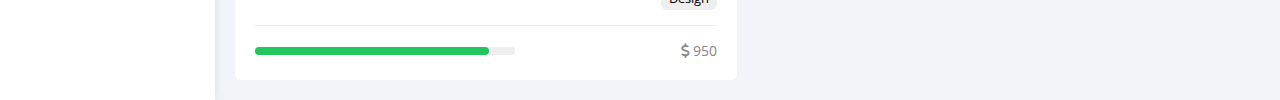
<file: projects.html>
<!DOCTYPE html>
<html lang="en">

<head>
    <meta charset="UTF-8" />
    <meta http-equiv="X-UA-Compatible" content="IE=edge" />
    <meta name="viewport" content="width=device-width, initial-scale=1.0" />
    <title>Projects</title>
    <link rel="stylesheet" href="css/all.min.css" />
    <link rel="stylesheet" href="css/framework.css" />
    <link rel="stylesheet" href="css/master.css" />
    <link rel="preconnect" href="https://fonts.googleapis.com" />
    <link rel="preconnect" href="https://fonts.gstatic.com" crossorigin />
    <link href="https://fonts.googleapis.com/css2?family=Open+Sans:wght@300;500&display=swap" rel="stylesheet" />
</head>

<body>
    <div class="page d-flex">
        <div class="sidebar bg-white p-20 p-relative">
            <h3 class="p-relative txt-c mt-0">Elzero</h3>
            <ul>
                <li>
                    <a class="d-flex align-center fs-14 c-black rad-6 p-10" href="index.html">
                        <i class="fa-regular fa-chart-bar fa-fw"></i>
                        <span>Dashboard</span>
                    </a>
                </li>
                <li>
                    <a class="d-flex align-center fs-14 c-black rad-6 p-10" href="settings.html">
                        <i class="fa-solid fa-gear fa-fw"></i>
                        <span>Settings</span>
                    </a>
                </li>
                <li>
                    <a class="d-flex align-center fs-14 c-black rad-6 p-10" href="profile.html">
                        <i class="fa-regular fa-user fa-fw"></i>
                        <span>Profile</span>
                    </a>
                </li>
                <li>
                    <a class="active d-flex align-center fs-14 c-black rad-6 p-10" href="projects.html">
                        <i class="fa-solid fa-diagram-project fa-fw"></i>
                        <span>Projects</span>
                    </a>
                </li>
                <li>
                    <a class="d-flex align-center fs-14 c-black rad-6 p-10" href="courses.html">
                        <i class="fa-solid fa-graduation-cap fa-fw"></i>
                        <span>Courses</span>
                    </a>
                </li>
                <li>
                    <a class="d-flex align-center fs-14 c-black rad-6 p-10" href="friends.html">
                        <i class="fa-regular fa-circle-user fa-fw"></i>
                        <span>Friends</span>
                    </a>
                </li>
                <li>
                    <a class="d-flex align-center fs-14 c-black rad-6 p-10" href="files.html">
                        <i class="fa-regular fa-file fa-fw"></i>
                        <span>Files</span>
                    </a>
                </li>
                <li>
                    <a class="d-flex align-center fs-14 c-black rad-6 p-10" href="plans.html">
                        <i class="fa-regular fa-credit-card fa-fw"></i>
                        <span>Plans</span>
                    </a>
                </li>
            </ul>
        </div>
        <div class="content w-full">
            <!-- Start Head -->
            <div class="head bg-white p-15 between-flex">
                <div class="search p-relative">
                    <input class="p-10" type="search" placeholder="Type A Keyword" />
                </div>
                <div class="icons d-flex align-center">
                    <span class="notification p-relative">
                        <i class="fa-regular fa-bell fa-lg"></i>
                    </span>
                    <img src="imgs/avatar.png" alt="" />
                </div>
            </div>
            <!-- End Head -->
            <h1 class="p-relative">Projects</h1>
            <div class="projects-page d-grid m-20 gap-20">
                <div class="project bg-white p-20 rad-6 p-relative">
                    <span class="date fs-13 c-grey">15/10/2021</span>
                    <h4 class="m-0">Elzero Dashboard</h4>
                    <p class="c-grey mt-10 mb-10 fs-14">Elzero Dashboard Project Design And Programming And Hosting</p>
                    <div class="team">
                        <a href="#"><img src="imgs/team-01.png" alt="" /></a>
                        <a href="#"><img src="imgs/team-02.png" alt="" /></a>
                        <a href="#"><img src="imgs/team-03.png" alt="" /></a>
                        <a href="#"><img src="imgs/team-04.png" alt="" /></a>
                        <a href="#"><img src="imgs/team-05.png" alt="" /></a>
                    </div>
                    <div class="do d-flex">
                        <span class="fs-13 rad-6 bg-eee">Programming</span>
                        <span class="fs-13 rad-6 bg-eee">Design</span>
                        <span class="fs-13 rad-6 bg-eee">Hosting</span>
                        <span class="fs-13 rad-6 bg-eee">Marketing</span>
                    </div>
                    <div class="info between-flex">
                        <div class="prog bg-eee">
                            <span class="bg-red" style="width: 50%"></span>
                        </div>
                        <div class="fs-14 c-grey">
                            <i class="fa-solid fa-dollar-sign"></i>
                            2500
                        </div>
                    </div>
                </div>
                <div class="project bg-white p-20 rad-6 p-relative">
                    <span class="date fs-13 c-grey">15/6/2022</span>
                    <h4 class="m-0">Academy Portal</h4>
                    <p class="c-grey mt-10 mb-10 fs-14">Academy Portal Project Design And Programming</p>
                    <div class="team">
                        <a href="#"><img src="imgs/team-01.png" alt="" /></a>
                        <a href="#"><img src="imgs/team-02.png" alt="" /></a>
                        <a href="#"><img src="imgs/team-03.png" alt="" /></a>
                    </div>
                    <div class="do d-flex">
                        <span class="fs-13 rad-6 bg-eee">Programming</span>
                        <span class="fs-13 rad-6 bg-eee">Design</span>
                    </div>
                    <div class="info between-flex">
                        <div class="prog bg-eee">
                            <span class="bg-green" style="width: 80%"></span>
                        </div>
                        <div class="fs-14 c-grey">
                            <i class="fa-solid fa-dollar-sign"></i>
                            1800
                        </div>
                    </div>
                </div>
                <div class="project bg-white p-20 rad-6 p-relative">
                    <span class="date fs-13 c-grey">15/6/2022</span>
                    <h4 class="m-0">Chatting Application</h4>
                    <p class="c-grey mt-10 mb-10 fs-14">Chatting Application Project Design</p>
                    <div class="team">
                        <a href="#"><img src="imgs/team-01.png" alt="" /></a>
                        <a href="#"><img src="imgs/team-02.png" alt="" /></a>
                        <a href="#"><img src="imgs/team-03.png" alt="" /></a>
                    </div>
                    <div class="do d-flex">
                        <span class="fs-13 rad-6 bg-eee">Design</span>
                    </div>
                    <div class="info between-flex">
                        <div class="prog bg-eee">
                            <span class="bg-blue" style="width: 100%"></span>
                        </div>
                        <div class="fs-14 c-grey">
                            <i class="fa-solid fa-dollar-sign"></i>
                            950
                        </div>
                    </div>
                </div>
                <div class="project bg-white p-20 rad-6 p-relative">
                    <span class="date fs-13 c-grey">15/6/2022</span>
                    <h4 class="m-0">Ahmed Dashboard</h4>
                    <p class="c-grey mt-10 mb-10 fs-14">Ahmed Dashboard Project Design And Programming And Hosting</p>
                    <div class="team">
                        <a href="#"><img src="imgs/team-01.png" alt="" /></a>
                        <a href="#"><img src="imgs/team-02.png" alt="" /></a>
                        <a href="#"><img src="imgs/team-03.png" alt="" /></a>
                        <a href="#"><img src="imgs/team-04.png" alt="" /></a>
                    </div>
                    <div class="do d-flex">
                        <span class="fs-13 rad-6 bg-eee">Programming</span>
                        <span class="fs-13 rad-6 bg-eee">Design</span>
                        <span class="fs-13 rad-6 bg-eee">Hosting</span>
                        <span class="fs-13 rad-6 bg-eee">Marketing</span>
                    </div>
                    <div class="info between-flex">
                        <div class="prog bg-eee">
                            <span class="bg-green" style="width: 60%"></span>
                        </div>
                        <div class="fs-14 c-grey">
                            <i class="fa-solid fa-dollar-sign"></i>
                            1700
                        </div>
                    </div>
                </div>
                <div class="project bg-white p-20 rad-6 p-relative">
                    <span class="date fs-13 c-grey">15/6/2022</span>
                    <h4 class="m-0">Ahmed Portal</h4>
                    <p class="c-grey mt-10 mb-10 fs-14">Ahmed Portal Project Design And Programming</p>
                    <div class="team">
                        <a href="#"><img src="imgs/team-01.png" alt="" /></a>
                        <a href="#"><img src="imgs/team-02.png" alt="" /></a>
                        <a href="#"><img src="imgs/team-03.png" alt="" /></a>
                    </div>
                    <div class="do d-flex">
                        <span class="fs-13 rad-6 bg-eee">Programming</span>
                        <span class="fs-13 rad-6 bg-eee">Design</span>
                    </div>
                    <div class="info between-flex">
                        <div class="prog bg-eee">
                            <span class="bg-green" style="width: 70%"></span>
                        </div>
                        <div class="fs-14 c-grey">
                            <i class="fa-solid fa-dollar-sign"></i>
                            850
                        </div>
                    </div>
                </div>
                <div class="project bg-white p-20 rad-6 p-relative">
                    <span class="date fs-13 c-grey">15/6/2022</span>
                    <h4 class="m-0">Mohamed Application</h4>
                    <p class="c-grey mt-10 mb-10 fs-14">Mohamed Application Project Design</p>
                    <div class="team">
                        <a href="#"><img src="imgs/team-01.png" alt="" /></a>
                        <a href="#"><img src="imgs/team-02.png" alt="" /></a>
                        <a href="#"><img src="imgs/team-03.png" alt="" /></a>
                    </div>
                    <div class="do d-flex">
                        <span class="fs-13 rad-6 bg-eee">Design</span>
                    </div>
                    <div class="info between-flex">
                        <div class="prog bg-eee">
                            <span class="bg-red" style="width: 40%"></span>
                        </div>
                        <div class="fs-14 c-grey">
                            <i class="fa-solid fa-dollar-sign"></i>
                            950
                        </div>
                    </div>
                </div>
                <div class="project bg-white p-20 rad-6 p-relative">
                    <span class="date fs-13 c-grey">15/6/2022</span>
                    <h4 class="m-0">Mohamed Dashboard</h4>
                    <p class="c-grey mt-10 mb-10 fs-14">Mohamed Dashboard Project Design And Programming And Hosting</p>
                    <div class="team">
                        <a href="#"><img src="imgs/team-01.png" alt="" /></a>
                        <a href="#"><img src="imgs/team-02.png" alt="" /></a>
                        <a href="#"><img src="imgs/team-03.png" alt="" /></a>
                        <a href="#"><img src="imgs/team-04.png" alt="" /></a>
                    </div>
                    <div class="do d-flex">
                        <span class="fs-13 rad-6 bg-eee">Programming</span>
                        <span class="fs-13 rad-6 bg-eee">Design</span>
                        <span class="fs-13 rad-6 bg-eee">Hosting</span>
                        <span class="fs-13 rad-6 bg-eee">Marketing</span>
                    </div>
                    <div class="info between-flex">
                        <div class="prog bg-eee">
                            <span class="bg-green" style="width: 65%"></span>
                        </div>
                        <div class="fs-14 c-grey">
                            <i class="fa-solid fa-dollar-sign"></i>
                            1950
                        </div>
                    </div>
                </div>
                <div class="project bg-white p-20 rad-6 p-relative">
                    <span class="date fs-13 c-grey">15/6/2022</span>
                    <h4 class="m-0">Mohamed Portal</h4>
                    <p class="c-grey mt-10 mb-10 fs-14">Mohamed Portal Project Design And Programming</p>
                    <div class="team">
                        <a href="#"><img src="imgs/team-01.png" alt="" /></a>
                        <a href="#"><img src="imgs/team-02.png" alt="" /></a>
                        <a href="#"><img src="imgs/team-03.png" alt="" /></a>
                    </div>
                    <div class="do d-flex">
                        <span class="fs-13 rad-6 bg-eee">Programming</span>
                        <span class="fs-13 rad-6 bg-eee">Design</span>
                    </div>
                    <div class="info between-flex">
                        <div class="prog bg-eee">
                            <span class="bg-green" style="width: 60%"></span>
                        </div>
                        <div class="fs-14 c-grey">
                            <i class="fa-solid fa-dollar-sign"></i>
                            1650
                        </div>
                    </div>
                </div>
                <div class="project bg-white p-20 rad-6 p-relative">
                    <span class="date fs-13 c-grey">15/6/2022</span>
                    <h4 class="m-0">Ahmed Application</h4>
                    <p class="c-grey mt-10 mb-10 fs-14">Ahmed Application Project Design</p>
                    <div class="team">
                        <a href="#"><img src="imgs/team-01.png" alt="" /></a>
                        <a href="#"><img src="imgs/team-02.png" alt="" /></a>
                        <a href="#"><img src="imgs/team-03.png" alt="" /></a>
                    </div>
                    <div class="do d-flex">
                        <span class="fs-13 rad-6 bg-eee">Design</span>
                    </div>
                    <div class="info between-flex">
                        <div class="prog bg-eee">
                            <span class="bg-green" style="width: 90%"></span>
                        </div>
                        <div class="fs-14 c-grey">
                            <i class="fa-solid fa-dollar-sign"></i>
                            950
                        </div>
                    </div>
                </div>
            </div>
        </div>
    </div>
</body>

</html>
</file>
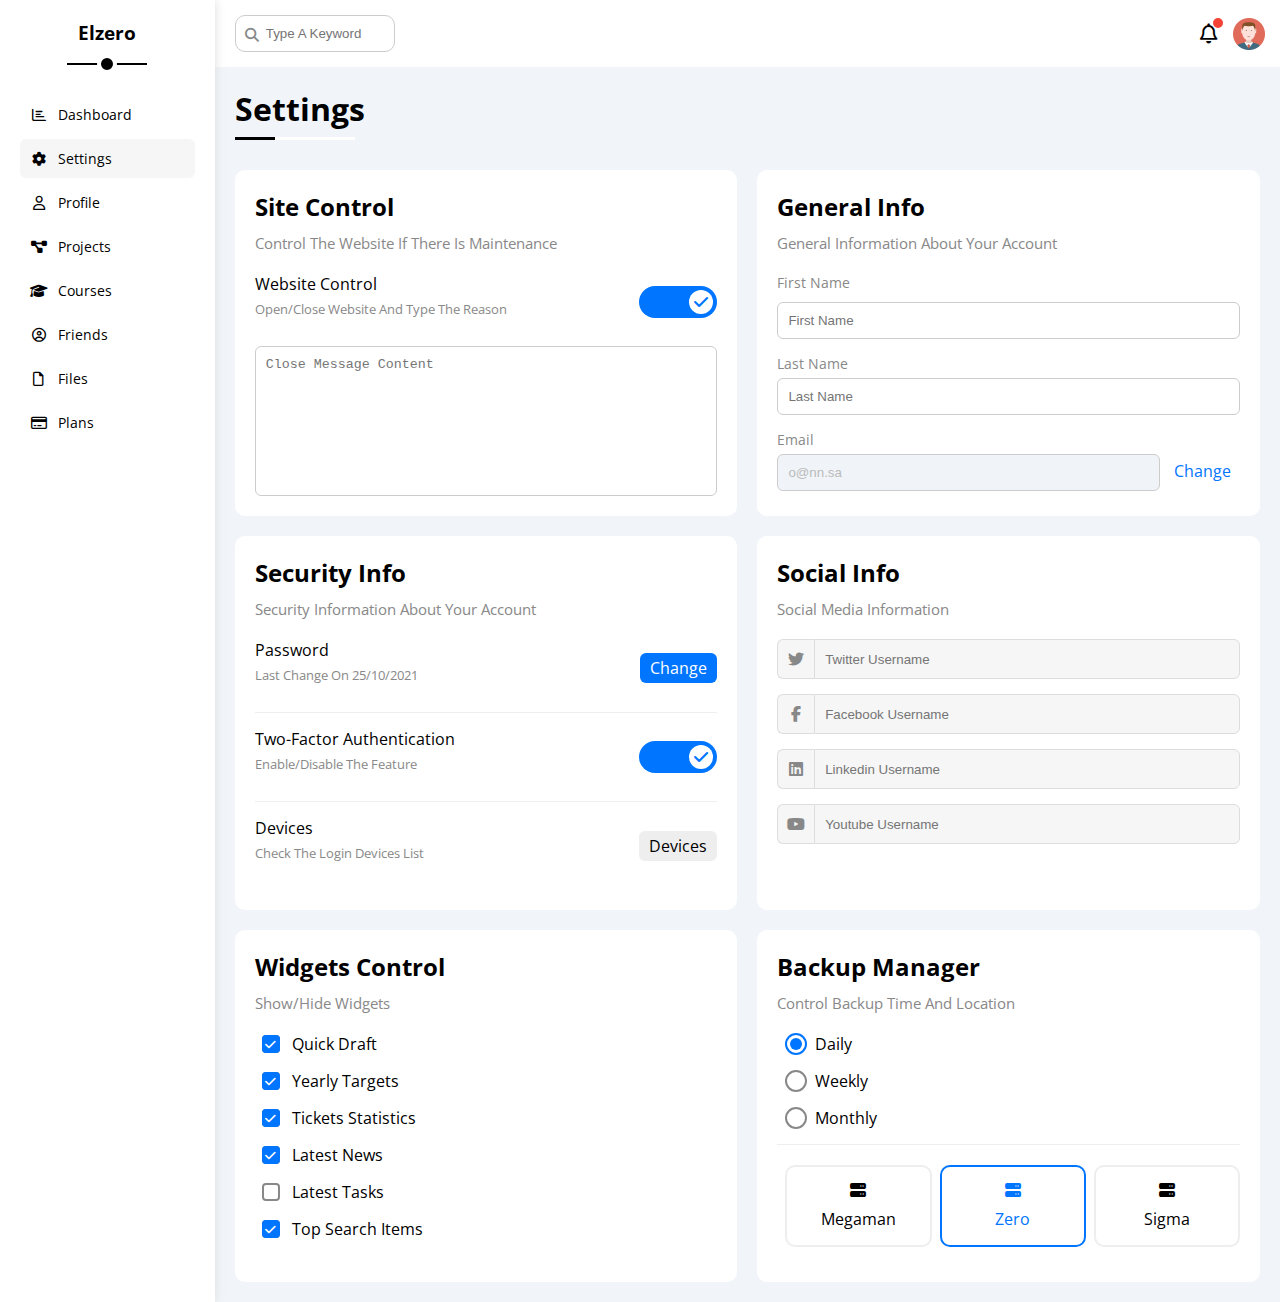
<file: settings.html>
<!DOCTYPE html>
<html lang="en">

<head>
    <meta charset="UTF-8" />
    <meta http-equiv="X-UA-Compatible" content="IE=edge" />
    <meta name="viewport" content="width=device-width, initial-scale=1.0" />
    <title>Settings</title>
    <link rel="stylesheet" href="css/all.min.css" />
    <link rel="stylesheet" href="css/framework.css" />
    <link rel="stylesheet" href="css/master.css" />
    <link rel="preconnect" href="https://fonts.googleapis.com" />
    <link rel="preconnect" href="https://fonts.gstatic.com" crossorigin />
    <link href="https://fonts.googleapis.com/css2?family=Open+Sans:wght@300;500&display=swap" rel="stylesheet" />
</head>

<body>
    <div class="page d-flex">
        <div class="sidebar bg-white p-20 p-relative">
            <h3 class="p-relative txt-c mt-0">Elzero</h3>
            <ul>
                <li>
                    <a class="d-flex align-center fs-14 c-black rad-6 p-10" href="index.html">
                        <i class="fa-regular fa-chart-bar fa-fw"></i>
                        <span>Dashboard</span>
                    </a>
                </li>
                <li>
                    <a class="active d-flex align-center fs-14 c-black rad-6 p-10" href="settings.html">
                        <i class="fa-solid fa-gear fa-fw"></i>
                        <span>Settings</span>
                    </a>
                </li>
                <li>
                    <a class="d-flex align-center fs-14 c-black rad-6 p-10" href="profile.html">
                        <i class="fa-regular fa-user fa-fw"></i>
                        <span>Profile</span>
                    </a>
                </li>
                <li>
                    <a class="d-flex align-center fs-14 c-black rad-6 p-10" href="projects.html">
                        <i class="fa-solid fa-diagram-project fa-fw"></i>
                        <span>Projects</span>
                    </a>
                </li>
                <li>
                    <a class="d-flex align-center fs-14 c-black rad-6 p-10" href="courses.html">
                        <i class="fa-solid fa-graduation-cap fa-fw"></i>
                        <span>Courses</span>
                    </a>
                </li>
                <li>
                    <a class="d-flex align-center fs-14 c-black rad-6 p-10" href="friends.html">
                        <i class="fa-regular fa-circle-user fa-fw"></i>
                        <span>Friends</span>
                    </a>
                </li>
                <li>
                    <a class="d-flex align-center fs-14 c-black rad-6 p-10" href="files.html">
                        <i class="fa-regular fa-file fa-fw"></i>
                        <span>Files</span>
                    </a>
                </li>
                <li>
                    <a class="d-flex align-center fs-14 c-black rad-6 p-10" href="plans.html">
                        <i class="fa-regular fa-credit-card fa-fw"></i>
                        <span>Plans</span>
                    </a>
                </li>
            </ul>
        </div>
        <div class="content w-full">
            <!-- Start Head -->
            <div class="head bg-white p-15 between-flex">
                <div class="search p-relative">
                    <input class="p-10" type="search" placeholder="Type A Keyword" />
                </div>
                <div class="icons d-flex align-center">
                    <span class="notification p-relative">
                        <i class="fa-regular fa-bell fa-lg"></i>
                    </span>
                    <img src="imgs/avatar.png" alt="" />
                </div>
            </div>
            <!-- End Head -->
            <h1 class="p-relative">Settings</h1>
            <div class="settings-page m-20 d-grid gap-20">
                <!-- Start Settings Box -->
                <div class="p-20 bg-white rad-10">
                    <h2 class="mt-0 mb-10">Site Control</h2>
                    <p class="mt-0 mb-20 c-grey fs-15">Control The Website If There Is Maintenance</p>
                    <div class="mb-15 between-flex">
                        <div>
                            <span>Website Control</span>
                            <p class="c-grey mt-5 mb-0 fs-13">Open/Close Website And Type The Reason</p>
                        </div>
                        <div>
                            <label>
                                <input class="toggle-checkbox" type="checkbox" checked />
                                <div class="toggle-switch"></div>
                            </label>
                        </div>
                    </div>
                    <textarea class="close-message p-10 rad-6 d-block w-full"
                        placeholder="Close Message Content"></textarea>
                </div>
                <!-- End Settings Box -->
                <!-- Start Settings Box -->
                <div class="p-20 bg-white rad-10">
                    <h2 class="mt-0 mb-10">General Info</h2>
                    <p class="mt-0 mb-20 c-grey fs-15">General Information About Your Account</p>
                    <div class="mb-15">
                        <label class="fs-14 c-grey d-block mb-10" for="first">First Name</label>
                        <input class="b-none border-ccc p-10 rad-6 d-block w-full" type="text" id="first"
                            placeholder="First Name" />
                    </div>
                    <div class="mb-15">
                        <label class="fs-14 c-grey d-block mb-5" for="last">Last Name</label>
                        <input class="b-none border-ccc p-10 rad-6 d-block w-full" id="last" type="text"
                            placeholder="Last Name" />
                    </div>
                    <div>
                        <label class="fs-14 c-grey d-block mb-5" for="email">Email</label>
                        <input class="email b-none border-ccc p-10 rad-6 w-full mr-10" id="email" type="email"
                            value="o@nn.sa" disabled />
                        <a class="c-blue" href="#">Change</a>
                    </div>
                </div>
                <!-- End Settings Box -->
                <!-- Start Settings Box -->
                <div class="p-20 bg-white rad-10">
                    <h2 class="mt-0 mb-10">Security Info</h2>
                    <p class="mt-0 mb-20 c-grey fs-15">Security Information About Your Account</p>
                    <div class="sec-box mb-15 between-flex">
                        <div>
                            <span>Password</span>
                            <p class="c-grey mt-5 mb-0 fs-13">Last Change On 25/10/2021</p>
                        </div>
                        <a class="button bg-blue c-white btn-shape" href="#">Change</a>
                    </div>
                    <div class="sec-box mb-15 between-flex">
                        <div>
                            <span>Two-Factor Authentication</span>
                            <p class="c-grey mt-5 mb-0 fs-13">Enable/Disable The Feature</p>
                        </div>
                        <label>
                            <input class="toggle-checkbox" type="checkbox" checked />
                            <div class="toggle-switch"></div>
                        </label>
                    </div>
                    <div class="sec-box between-flex">
                        <div>
                            <span>Devices</span>
                            <p class="c-grey mt-5 mb-0 fs-13">Check The Login Devices List</p>
                        </div>
                        <a class="bg-eee c-black btn-shape" href="#">Devices</a>
                    </div>
                </div>
                <!-- End Settings Box -->
                <!-- Start Settings Box -->
                <div class="social-boxes p-20 bg-white rad-10">
                    <h2 class="mt-0 mb-10">Social Info</h2>
                    <p class="mt-0 mb-20 c-grey fs-15">Social Media Information</p>
                    <div class="d-flex align-center mb-15">
                        <i class="fa-brands fa-twitter center-flex c-grey"></i>
                        <input class="w-full" type="text" placeholder="Twitter Username" />
                    </div>
                    <div class="d-flex align-center mb-15">
                        <i class="fa-brands fa-facebook-f center-flex c-grey"></i>
                        <input class="w-full" type="text" placeholder="Facebook Username" />
                    </div>
                    <div class="d-flex align-center mb-15">
                        <i class="fa-brands fa-linkedin center-flex c-grey"></i>
                        <input class="w-full" type="text" placeholder="Linkedin Username" />
                    </div>
                    <div class="d-flex align-center">
                        <i class="fa-brands fa-youtube center-flex c-grey"></i>
                        <input class="w-full" type="text" placeholder="Youtube Username" />
                    </div>
                </div>
                <!-- End Settings Box -->
                <!-- Start Settings Box -->
                <div class="widgets-control p-20 bg-white rad-10">
                    <h2 class="mt-0 mb-10">Widgets Control</h2>
                    <p class="mt-0 mb-20 c-grey fs-15">Show/Hide Widgets</p>
                    <div class="control d-flex align-center mb-15">
                        <input type="checkbox" id="one" checked />
                        <label for="one">Quick Draft</label>
                    </div>
                    <div class="control d-flex align-center mb-15">
                        <input type="checkbox" id="two" checked />
                        <label for="two">Yearly Targets</label>
                    </div>
                    <div class="control d-flex align-center mb-15">
                        <input type="checkbox" id="three" checked />
                        <label for="three">Tickets Statistics</label>
                    </div>
                    <div class="control d-flex align-center mb-15">
                        <input type="checkbox" id="four" checked />
                        <label for="four">Latest News</label>
                    </div>
                    <div class="control d-flex align-center mb-15">
                        <input type="checkbox" id="five" />
                        <label for="five">Latest Tasks</label>
                    </div>
                    <div class="control d-flex align-center mb-15">
                        <input type="checkbox" id="six" checked />
                        <label for="six">Top Search Items</label>
                    </div>
                </div>
                <!-- End Settings Box -->
                <!-- Start Settings Box -->
                <div class="backup-control p-20 bg-white rad-10">
                    <h2 class="mt-0 mb-10">Backup Manager</h2>
                    <p class="mt-0 mb-20 c-grey fs-15">Control Backup Time And Location</p>
                    <div class="date d-flex align-center mb-15">
                        <input type="radio" name="time" id="daily" checked />
                        <label for="daily">Daily</label>
                    </div>
                    <div class="date d-flex align-center mb-15">
                        <input type="radio" name="time" id="weekly" />
                        <label for="weekly">Weekly</label>
                    </div>
                    <div class="date d-flex align-center mb-15">
                        <input type="radio" name="time" id="monthly" />
                        <label for="monthly">Monthly</label>
                    </div>
                    <div class="servers d-flex align-center txt-c">
                        <input type="radio" name="servers" id="server-one" />
                        <div class="server mb-15 rad-10 w-full">
                            <label class="d-block m-15" for="server-one">
                                <i class="fa-solid fa-server d-block mb-10"></i>
                                Megaman
                            </label>
                        </div>
                        <input type="radio" name="servers" id="server-two" checked />
                        <div class="server mb-15 rad-10 w-full">
                            <label class="d-block m-15" for="server-two">
                                <i class="fa-solid fa-server d-block mb-10"></i>
                                Zero
                            </label>
                        </div>
                        <input type="radio" name="servers" id="server-three" />
                        <div class="server mb-15 rad-10 w-full">
                            <label class="d-block m-15" for="server-three">
                                <i class="fa-solid fa-server d-block mb-10"></i>
                                Sigma
                            </label>
                        </div>
                    </div>
                </div>
                <!-- End Settings Box -->
            </div>
        </div>
    </div>
</body>

</html>
</file>
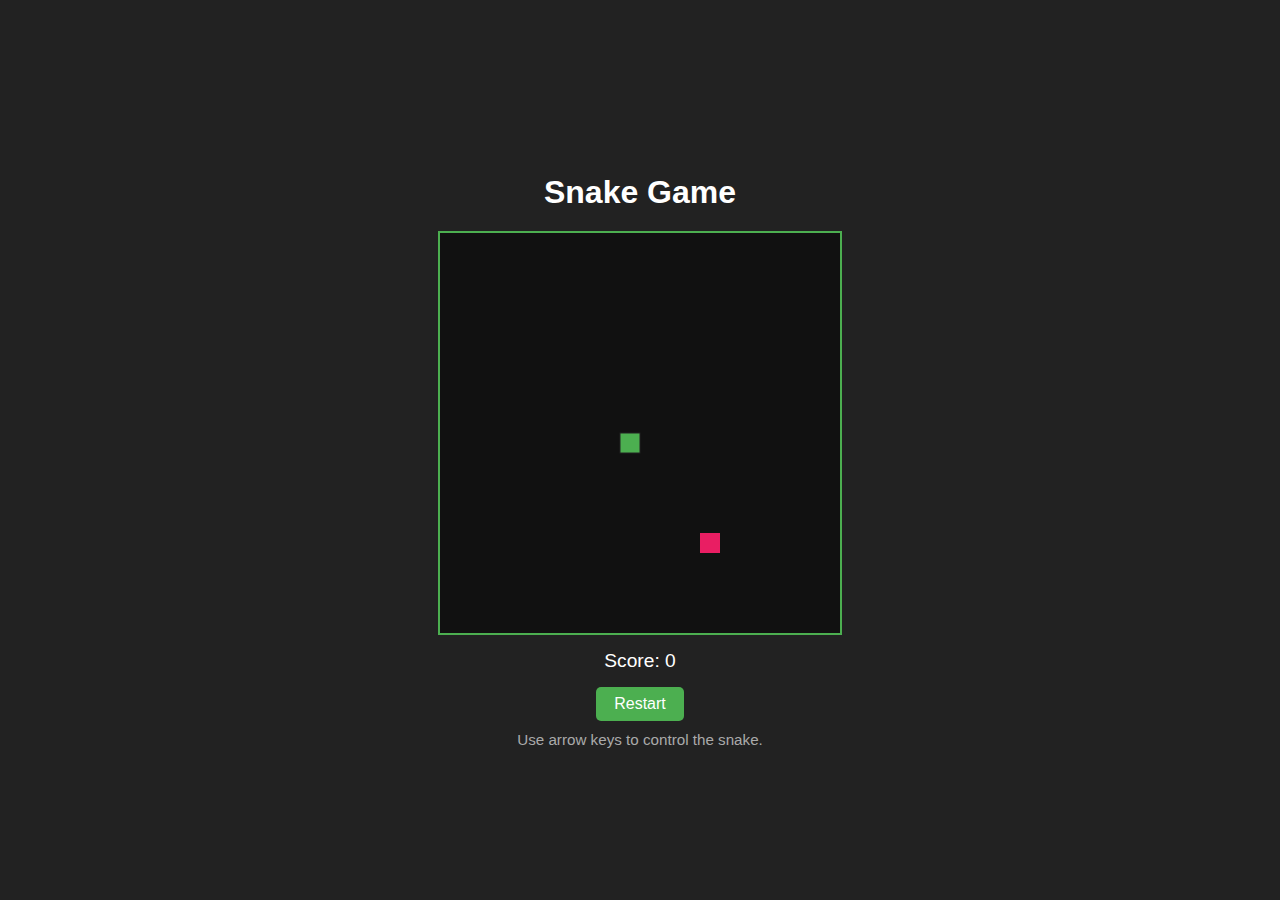
<file: snake.html>
<!DOCTYPE html>
<html lang="en">
<head>
    <meta charset="UTF-8">
    <meta name="viewport" content="width=device-width, initial-scale=1.0">
    <title>Snake Game</title>
    <style>
        body {
            background: #222;
            color: #fff;
            font-family: Arial, sans-serif;
            display: flex;
            flex-direction: column;
            align-items: center;
            justify-content: center;
            height: 100vh;
            margin: 0;
        }
        h1 {
            margin-bottom: 20px;
        }
        #gameCanvas {
            background: #111;
            border: 2px solid #4caf50;
            display: block;
        }
        #score {
            margin: 15px 0 0 0;
            font-size: 1.2em;
        }
        .instructions {
            margin-top: 10px;
            color: #aaa;
            font-size: 0.95em;
        }
    </style>
</head>
<body>
    <h1>Snake Game</h1>
    <canvas id="gameCanvas" width="400" height="400"></canvas>
    <div id="score">Score: 0</div>
    <button id="restartBtn" style="margin-top:15px;padding:8px 18px;font-size:1em;background:#4caf50;color:#fff;border:none;border-radius:5px;cursor:pointer;">Restart</button>
    <div class="instructions">Use arrow keys to control the snake.</div>
    <script>
        const canvas = document.getElementById('gameCanvas');
        const ctx = canvas.getContext('2d');
        const box = 20;
        const canvasSize = 400;
        let snake = [{ x: 9 * box, y: 10 * box }];
        let direction = null;
        let food = randomFood();
        let score = 0;
        let gameInterval;
        let gameOver = false;

        function randomFood() {
            return {
                x: Math.floor(Math.random() * (canvasSize / box)) * box,
                y: Math.floor(Math.random() * (canvasSize / box)) * box
            };
        }

        document.addEventListener('keydown', (e) => {
            if (gameOver) return;
            if (e.key === 'ArrowLeft' && direction !== 'RIGHT') direction = 'LEFT';
            else if (e.key === 'ArrowUp' && direction !== 'DOWN') direction = 'UP';
            else if (e.key === 'ArrowRight' && direction !== 'LEFT') direction = 'RIGHT';
            else if (e.key === 'ArrowDown' && direction !== 'UP') direction = 'DOWN';
        });

        function draw() {
            ctx.fillStyle = '#111';
            ctx.fillRect(0, 0, canvasSize, canvasSize);

            for (let i = 0; i < snake.length; i++) {
                ctx.fillStyle = i === 0 ? '#4caf50' : '#388e3c';
                ctx.fillRect(snake[i].x, snake[i].y, box, box);
                ctx.strokeStyle = '#222';
                ctx.strokeRect(snake[i].x, snake[i].y, box, box);
            }

            ctx.fillStyle = '#e91e63';
            ctx.fillRect(food.x, food.y, box, box);

            // If no direction is set, do not move the snake or check for collisions
            if (!direction) {
                return;
            }

            let snakeX = snake[0].x;
            let snakeY = snake[0].y;

            if (direction === 'LEFT') snakeX -= box;
            if (direction === 'UP') snakeY -= box;
            if (direction === 'RIGHT') snakeX += box;
            if (direction === 'DOWN') snakeY += box;

            // Check collision with wall
            if (
                snakeX < 0 || snakeX >= canvasSize ||
                snakeY < 0 || snakeY >= canvasSize ||
                collision({ x: snakeX, y: snakeY }, snake)
            ) {
                clearInterval(gameInterval);
                gameOver = true;
                ctx.fillStyle = '#fff';
                ctx.font = '30px Arial';
                ctx.fillText('Game Over', 110, 200);
                return;
            }

            let newHead = { x: snakeX, y: snakeY };

            if (snakeX === food.x && snakeY === food.y) {
                score++;
                document.getElementById('score').textContent = 'Score: ' + score;
                food = randomFood();
            } else {
                snake.pop();
            }

            snake.unshift(newHead);
        }

        function collision(head, array) {
            for (let i = 0; i < array.length; i++) {
                if (head.x === array[i].x && head.y === array[i].y) {
                    return true;
                }
            }
            return false;
        }

        function startGame() {
            snake = [{ x: 9 * box, y: 10 * box }];
            direction = null;
            food = randomFood();
            score = 0;
            document.getElementById('score').textContent = 'Score: 0';
            gameOver = false;
            clearInterval(gameInterval);
            gameInterval = setInterval(draw, 100);
        }

        document.getElementById('restartBtn').addEventListener('click', startGame);
        startGame();
    </script>
</body>
</html>
</file>
<file: css/framework.css>
:root {
    --blue-color: #0075ff;
    --blue-alt-color: #0d69d5;
    --orange-color: #f59e0b;
    --green-color: #22c55e;
    --red-color: #f44336;
    --grey-color: #888;
}

/* Start Box */
.d-flex {
    display: flex;
}

.f-wrap {
    flex-wrap: wrap;
}

.align-center {
    align-items: center;
}

.space-between {
    justify-content: space-between;
}

.d-grid {
    display: grid;
}

.gap-20 {
    gap: 20px;
}

.d-block {
    display: block;
}

@media (max-width: 767px) {
    .block-mobile {
        display: block;
    }

    .hide-mobile {
        display: none;
    }
}

/* End Box */
/* Start Padding + Margin */
.p-10 {
    padding: 10px;
}

.p-15 {
    padding: 15px;
}

.p-20 {
    padding: 20px;
}

.pt-10 {
    padding-top: 10px;
}

.pt-15 {
    padding-top: 15px;
}

.pt-20 {
    padding-top: 20px;
}

.pb-10 {
    padding-bottom: 10px;
}

.pb-15 {
    padding-bottom: 15px;
}

.pb-20 {
    padding-bottom: 20px;
}

.pl-15 {
    padding-left: 15px;
}

.m-0 {
    margin: 0;
}

.m-15 {
    margin: 15px;
}

.m-20 {
    margin: 20px;
}

.mt-0 {
    margin-top: 0;
}

.mt-5 {
    margin-top: 5px;
}

.mt-10 {
    margin-top: 10px;
}

.mt-15 {
    margin-top: 15px;
}

.mt-20 {
    margin-top: 20px;
}

.mt-25 {
    margin-top: 25px;
}

.mr-10 {
    margin-right: 10px;
}

.mr-15 {
    margin-right: 15px;
}

.mb-5 {
    margin-bottom: 5px;
}

.mb-10 {
    margin-bottom: 10px;
}

.mb-15 {
    margin-bottom: 15px;
}

.mb-20 {
    margin-bottom: 20px;
}

.mb-25 {
    margin-bottom: 25px;
}

/* End Padding + Margin */
/* Start Color */
.c-black {
    color: black;
}

.c-white {
    color: white;
}

.c-grey {
    color: var(--grey-color);
}

.c-red {
    color: var(--red-color);
}

.c-green {
    color: var(--green-color);
}

.c-blue {
    color: var(--blue-color);
}

.c-orange {
    color: var(--orange-color);
}

.bg-red {
    background-color: var(--red-color);
}

.bg-green {
    background-color: var(--green-color);
}

.bg-blue {
    background-color: var(--blue-color);
}

.bg-orange {
    background-color: var(--orange-color);
}

.bg-white {
    background-color: white;
}

.bg-eee {
    background-color: #eee;
}

/* End Color */
/* Start Position */
.p-relative {
    position: relative;
}

.p-absolute {
    position: absolute;
}

/* End Position */
/* Start Font */
.txt-c {
    text-align: center;
}

.fs-13 {
    font-size: 13px;
}

.fs-14 {
    font-size: 14px;
}

.fs-15 {
    font-size: 15px;
}

.fs-25 {
    font-size: 25px;
}

.fw-bold {
    font-weight: bold;
}

@media (max-width: 767px) {
    .txt-c-mobile {
        text-align: center;
    }
}

/* End Font */
/* Start Border */
.rad-6 {
    border-radius: 6px;
}

.rad-10 {
    border-radius: 10px;
}

.rad-half {
    border-radius: 50%;
}

.b-none {
    border: none;
}

.border-ccc {
    border: 1px solid #ccc;
}

.border-eee {
    border: 1px solid #eee;
}

/* End Border */
/* Start Width + Height */
.w-full {
    width: 100%;
}

.w-100 {
    width: 100px;
}

.w-fit {
    width: fit-content;
}

.h-full {
    height: 100%;
}

.h-100 {
    height: 100px;
}

/* End Width + Height */
/* Start Components */
.center-flex {
    display: flex;
    align-items: center;
    justify-content: center;
}

.between-flex {
    display: flex;
    align-items: center;
    justify-content: space-between;
}

.btn-shape {
    padding: 4px 10px;
    border-radius: 6px;
}

/* End Components */
</file>
<file: css/master.css>
:root {
    --blue-color: #0075ff;
    --blue-alt-color: #0d69d5;
    --orange-color: #f59e0b;
    --green-color: #22c55e;
    --red-color: #f44336;
    --grey-color: #888;
}

* {
    box-sizing: border-box;
}

body {
    font-family: "Open Sans", sans-serif;
    margin: 0;
}

*:focus {
    outline: none;
}

a {
    text-decoration: none;
}

ul {
    list-style: none;
    padding: 0;
}

::-webkit-scrollbar {
    width: 15px;
}

::-webkit-scrollbar-track {
    background-color: white;
}

::-webkit-scrollbar-thumb {
    background-color: var(--blue-color);
}

::-webkit-scrollbar-thumb:hover {
    background-color: var(--blue-alt-color);
}

.page {
    background-color: #f1f5f9;
    min-height: 100vh;
}

/* Start Sidebar */
.sidebar {
    width: 250px;
    box-shadow: 0 0 10px #ddd;
}

.sidebar>h3 {
    margin-bottom: 50px;
}

.sidebar>h3::before,
.sidebar>h3::after {
    content: "";
    background-color: black;
    transform: translateX(-50%);
    position: absolute;
    left: 50%;
}

.sidebar>h3::before {
    width: 80px;
    height: 2px;
    bottom: -20px;
}

.sidebar>h3::after {
    bottom: -29px;
    width: 12px;
    height: 12px;
    border-radius: 50%;
    border: 4px solid white;
}

.sidebar ul li a {
    transition: 0.3s;
    margin-bottom: 5px;
}

.sidebar ul li a:hover,
.sidebar ul li a.active {
    background-color: #f6f6f6;
}

.sidebar ul li a span {
    font-size: 14px;
    margin-left: 10px;
}

@media (max-width: 767px) {
    .sidebar {
        width: 58px;
        padding: 10px;
    }

    .sidebar>h3 {
        font-size: 13px;
        margin-bottom: 15px;
    }

    .sidebar>h3::before,
    .sidebar>h3::after {
        display: none;
    }

    .sidebar ul li a span {
        display: none;
    }
}

/* End Sidebar */
/* Start Content */
.content {
    overflow: hidden;
}

.head .search::before {
    font-family: var(--fa-style-family-classic);
    content: "\f002";
    font-weight: 900;
    position: absolute;
    left: 15px;
    top: 50%;
    transform: translateY(-50%);
    font-size: 14px;
    color: var(--grey-color);
}

.head .search input {
    border: 1px solid #ccc;
    border-radius: 10px;
    margin-left: 5px;
    padding-left: 30px;
    width: 160px;
    transition: width 0.3s;
}

.head .search input:focus {
    width: 200px;
}

.head .search input:focus::placeholder {
    opacity: 0;
}

.head .icons .notification::before {
    content: "";
    position: absolute;
    width: 10px;
    height: 10px;
    background-color: var(--red-color);
    border-radius: 50%;
    right: -5px;
    top: -5px;
}

.head .icons img {
    width: 32px;
    height: 32px;
    margin-left: 15px;
}

.page h1 {
    margin: 20px 20px 40px;
}

.page h1::before,
.page h1::after {
    content: "";
    height: 3px;
    position: absolute;
    bottom: -10px;
    left: 0;
}

.page h1::before {
    background-color: white;
    width: 120px;
}

.page h1::after {
    background-color: black;
    width: 40px;
}

.wrapper {
    grid-template-columns: repeat(auto-fill, minmax(450px, 1fr));
    margin-left: 20px;
    margin-right: 20px;
    margin-bottom: 20px;
}

@media (max-width: 767px) {
    .wrapper {
        grid-template-columns: minmax(200px, 1fr);
        margin-left: 10px;
        margin-right: 10px;
        gap: 10px;
    }
}

/* End Content */
/* Start Welcome Widget */
.welcome {
    overflow: hidden;
}

.welcome .intro img {
    width: 200px;
    margin-bottom: -10px;
}

.welcome .avatar {
    width: 64px;
    height: 64px;
    border: 2px solid white;
    border-radius: 50%;
    padding: 2px;
    box-shadow: 0 0 5px #ddd;
    margin-left: 20px;
    margin-top: -32px;
}

.welcome .body {
    border-top: 1px solid #eee;
    border-bottom: 1px solid #eee;
}

.welcome .body>div {
    flex: 1;
}

.welcome .visit {
    margin: 0 15px 15px auto;
    transition: 0.3s;
}

.welcome .visit:hover {
    background-color: var(--blue-alt-color);
}

@media (max-width: 767px) {
    .welcome .intro {
        padding-bottom: 30px;
    }

    .welcome .avatar {
        margin-left: 0;
    }

    .welcome .body>div:not(:last-child) {
        margin-bottom: 20px;
    }
}

/* End Welcome Widget */
/* Start Quick Draft Widget */
.quick-draft textarea {
    resize: none;
    min-height: 180px;
}

.quick-draft .save {
    margin-left: auto;
    transition: 0.3s;
    cursor: pointer;
}

.quick-draft .save:hover {
    background-color: var(--blue-alt-color);
}

/* End Quick Draft Widget */
/* Start Targets */
.targets .target-row .icon {
    width: 80px;
    height: 80px;
    margin-right: 15px;
}

.targets .details {
    flex: 1;
}

.targets .details .progress {
    height: 4px;
}

.targets .details .progress>span {
    position: absolute;
    left: 0;
    top: 0;
    height: 100%;
}

.targets .details .progress>span span {
    position: absolute;
    bottom: 16px;
    right: -16px;
    color: white;
    padding: 2px 5px;
    border-radius: 6px;
    font-size: 13px;
}

.targets .details .progress>span span::after {
    content: "";
    border-color: transparent;
    border-width: 5px;
    border-style: solid;
    position: absolute;
    bottom: -10px;
    left: 50%;
    transform: translateX(-50%);
}

.targets .details .progress>.blue span::after {
    border-top-color: var(--blue-color);
}

.targets .details .progress>.orange span::after {
    border-top-color: var(--orange-color);
}

.targets .details .progress>.green span::after {
    border-top-color: var(--green-color);
}

.blue .icon,
.blue .progress {
    background-color: rgb(0 117 255 / 20%);
}

.orange .icon,
.orange .progress {
    background-color: rgb(245 158 11 / 20%);
}

.green .icon,
.green .progress {
    background-color: rgb(34 197 94 / 20%);
}

/* End Targets */
/* Start Tickets */
.tickets .box {
    border: 1px solid #ccc;
    width: calc(50% - 10px);
}

@media (max-width: 767px) {
    .tickets .box {
        width: 100%;
    }
}

/* End Tickets */
/* Start Latest News */
.latest-news .news-row:not(:last-of-type) {
    margin-bottom: 20px;
    padding-bottom: 20px;
    border-bottom: 1px solid #eee;
}

.latest-news .news-row img {
    width: 100px;
    border-radius: 6px;
    margin-right: 15px;
}

.latest-news .info {
    flex-grow: 1;
}

.latest-news .info h3 {
    margin: 0 0 6px;
    font-size: 16px;
}

@media (max-width: 767px) {
    .latest-news .news-row {
        display: block;
    }

    .latest-news .news-row .label {
        margin: 10px auto;
        width: fit-content;
    }
}

/* End Latest News */
/* Start Tasks */
.tasks .task-row:not(:last-of-type) {
    margin-bottom: 15px;
    padding-bottom: 15px;
    border-bottom: 1px solid #eee;
}

.tasks .info {
    flex-grow: 1;
}

.tasks .done {
    opacity: 0.3;
}

.tasks .done h3,
.tasks .done p {
    text-decoration: line-through;
}

.tasks .delete {
    cursor: pointer;
    transition: 0.3s;
}

.tasks .delete:hover {
    color: var(--red-color);
}

/* End Tasks */
/* Start Latest Uploads */
.latest-uploads ul li:not(:last-child) {
    border-bottom: 1px solid #eee;
}

.latest-uploads ul li img {
    width: 40px;
    height: 40px;
}

/* End Latest Uploads */
/* Start Last Project */
.last-project ul::before {
    content: "";
    position: absolute;
    left: 11px;
    width: 2px;
    height: 100%;
    background-color: var(--blue-color);
}

.last-project ul li::before {
    content: "";
    width: 20px;
    height: 20px;
    display: block;
    border-radius: 50%;
    background-color: white;
    border: 2px solid white;
    outline: 2px solid var(--blue-color);
    margin-right: 15px;
    z-index: 1;
}

.last-project ul li.done::before {
    background-color: var(--blue-color);
}

.last-project ul li.current::before {
    animation: change-color 0.8s infinite alternate;
}

.last-project .launch-icon {
    position: absolute;
    width: 160px;
    right: 0;
    bottom: 0;
    opacity: 0.1;
}

/* End Last Project */
/* Start Reminders */
.reminders ul li .key {
    width: 15px;
    height: 15px;
}

.reminders ul li>.blue {
    border-left: 2px solid var(--blue-color);
}

.reminders ul li>.green {
    border-left: 2px solid var(--green-color);
}

.reminders ul li>.orange {
    border-left: 2px solid var(--orange-color);
}

.reminders ul li>.red {
    border-left: 2px solid var(--red-color);
}

/* End Reminders */
/* Start Latest Post */
.latest-post .avatar {
    width: 48px;
    height: 48px;
}

.latest-post .post-content {
    text-transform: capitalize;
    line-height: 1.8;
    border-top: 1px solid #eee;
    border-bottom: 1px solid #eee;
    min-height: 140px;
}

/* End Latest Post */
/* Start Social Media */
.social-media .box {
    padding-left: 70px;
}

.social-media .box i {
    position: absolute;
    left: 0;
    top: 0;
    width: 52px;
    transition: 0.3s;
}

.social-media .box i:hover {
    transform: rotate(5deg);
}

.social-media .twitter {
    background-color: rgb(29 161 242 / 20%);
    color: #1da1f2;
}

.social-media .twitter i,
.social-media .twitter a {
    background-color: #1da1f2;
}

.social-media .facebook {
    background-color: rgb(24 119 242 / 20%);
    color: #1da1f2;
}

.social-media .facebook i,
.social-media .facebook a {
    background-color: #1877f2;
}

.social-media .youtube {
    background-color: rgb(255 0 0 / 20%);
    color: #ff0000;
}

.social-media .youtube i,
.social-media .youtube a {
    background-color: #ff0000;
}

.social-media .linkedin {
    background-color: rgb(0 119 181 / 20%);
    color: #0077b5;
}

.social-media .linkedin i,
.social-media .linkedin a {
    background-color: #0077b5;
}

/* End Social Media */
/* Start Projects Table */
.projects .responsive-table {
    overflow-x: auto;
}

.projects table {
    min-width: 1000px;
    border-spacing: 0;
}

.projects thead td {
    background-color: #eee;
    font-weight: bold;
}

.projects table td {
    padding: 15px;
}

.projects tbody td {
    border-bottom: 1px solid #eee;
    border-left: 1px solid #eee;
    transition: 0.3s;
}

.projects table tbody tr td:last-child {
    border-right: 1px solid #eee;
}

.projects tbody tr:hover td {
    background-color: #faf7f7;
}

.projects table img {
    width: 32px;
    height: 32px;
    border-radius: 50%;
    padding: 2px;
    background-color: white;
}

.projects table img:not(:first-child) {
    margin-left: -20px;
}

.projects table .label {
    font-size: 13px;
}

/* End Projects Table */
/* Start Settings */
.settings-page {
    grid-template-columns: repeat(auto-fill, minmax(500px, 1fr));
}

@media (max-width: 767px) {
    .settings-page {
        grid-template-columns: minmax(100px, 1fr);
        margin-left: 10px;
        margin-right: 10px;
        gap: 10px;
    }
}

.settings-page .close-message {
    border: 1px solid #ccc;
    resize: none;
    min-height: 150px;
}

.settings-page .email {
    display: inline-flex;
    width: calc(100% - 80px);
}

.settings-page .sec-box {
    padding-bottom: 15px;
}

.settings-page .sec-box:not(:last-of-type) {
    border-bottom: 1px solid #eee;
}

.settings-page .sec-box .button {
    transition: 0.3s;
}

.settings-page .sec-box .button:hover {
    background-color: var(--blue-alt-color);
}

.settings-page .social-boxes i {
    width: 40px;
    height: 40px;
    background-color: #f6f6f6;
    border: 1px solid #ddd;
    border-right: none;
    border-radius: 6px 0 0 6px;
    transition: 0.3s;
}

.settings-page .social-boxes input {
    height: 40px;
    background-color: #f6f6f6;
    border: 1px solid #ddd;
    padding-left: 10px;
    border-radius: 0 6px 6px 0;
}

.settings-page .social-boxes>div:focus-within i {
    color: black;
}

.widgets-control .control input[type="checkbox"] {
    -webkit-appearance: none;
    appearance: none;
}

.widgets-control .control label {
    padding-left: 30px;
    cursor: pointer;
    position: relative;
}

.widgets-control .control label::before,
.widgets-control .control label::after {
    position: absolute;
    left: 0;
    top: 50%;
    margin-top: -9px;
    border-radius: 4px;
}

.widgets-control .control label::before {
    content: "";
    width: 14px;
    height: 14px;
    border: 2px solid var(--grey-color);
}

.widgets-control .control label:hover::before {
    border-color: var(--blue-alt-color);
}

.widgets-control .control label::after {
    font-family: var(--fa-style-family-classic);
    content: "\f00c";
    font-weight: 900;
    background-color: var(--blue-color);
    color: white;
    font-size: 12px;
    width: 18px;
    height: 18px;
    display: flex;
    justify-content: center;
    align-items: center;
    transform: scale(0) rotate(360deg);
    transition: 0.3s;
}

.widgets-control .control input[type="checkbox"]:checked+label::after {
    transform: scale(1);
}

.backup-control input[type="radio"] {
    -webkit-appearance: none;
    appearance: none;
}

.backup-control .date label {
    padding-left: 30px;
    cursor: pointer;
    position: relative;
}

.backup-control .date label::before {
    content: "";
    position: absolute;
    top: 50%;
    left: 0;
    margin-top: -11px;
    width: 18px;
    height: 18px;
    border: 2px solid var(--grey-color);
    border-radius: 50%;
}

.backup-control .date label::after {
    content: "";
    position: absolute;
    left: 5px;
    top: 5px;
    width: 12px;
    height: 12px;
    background: var(--blue-color);
    border-radius: 50%;
    transition: 0.3s;
    transform: scale(0);
}

.backup-control .date input[type="radio"]:checked+label::before {
    border-color: var(--blue-color);
}

.backup-control .date input[type="radio"]:checked+label::after {
    transform: scale(1);
}

.backup-control .servers {
    border-top: 1px solid #eee;
    padding-top: 20px;
}

@media (max-width: 767px) {
    .backup-control .servers {
        flex-wrap: wrap;
    }
}

.backup-control .servers .server {
    border: 2px solid #eee;
    position: relative;
}

.backup-control .servers .server label {
    cursor: pointer;
}

.backup-control .servers input[type="radio"]:checked+.server {
    border-color: var(--blue-color);
    color: var(--blue-color);
}

.toggle-checkbox {
    -webkit-appearance: none;
    appearance: none;
    display: none;
}

.toggle-switch {
    background-color: #ccc;
    width: 78px;
    height: 32px;
    border-radius: 16px;
    position: relative;
    transition: 0.3s;
    cursor: pointer;
}

.toggle-switch::before {
    font-family: var(--fa-style-family-classic);
    content: "\f00d";
    font-weight: 900;
    background-color: white;
    width: 24px;
    height: 24px;
    position: absolute;
    border-radius: 50%;
    top: 4px;
    left: 4px;
    display: flex;
    justify-content: center;
    align-items: center;
    color: #aaa;
    transition: 0.3s;
}

.toggle-checkbox:checked+.toggle-switch {
    background-color: var(--blue-color);
}

.toggle-checkbox:checked+.toggle-switch::before {
    content: "\f00c";
    left: 50px;
    color: var(--blue-color);
}

.settings-page :disabled {
    cursor: no-drop;
    background-color: #f0f4f8;
    color: #bbb;
}

/* End Settings */
/* Start Profile Page */
@media (max-width: 767px) {
    .profile-page .overview {
        flex-direction: column;
    }
}

.profile-page .avatar-box {
    width: 300px;
}

@media (min-width: 768px) {
    .profile-page .avatar-box {
        border-right: 1px solid #eee;
    }
}

.profile-page .avatar-box>img {
    width: 120px;
    height: 120px;
}

.profile-page .avatar-box .level {
    height: 6px;
    overflow: hidden;
    margin: auto;
    width: 70%;
}

.profile-page .avatar-box .level span {
    position: absolute;
    left: 0;
    top: 0;
    height: 100%;
    background-color: var(--blue-color);
    border-radius: 6px;
}

.profile-page .info-box .box {
    flex-wrap: wrap;
    border-bottom: 1px solid #eee;
    transition: 0.3s;
}

.profile-page .info-box .box:hover {
    background-color: #f9f9f9;
}

.profile-page .info-box .box>div {
    min-width: 250px;
    padding: 10px 0 0;
}

.profile-page .info-box h4 {
    font-weight: normal;
}

/* Start Training Code */
.profile-page .info-box .toggle-switch {
    height: 20px;
}

@media (max-width: 767px) {
    .profile-page .info-box .toggle-switch {
        margin: auto;
    }
}

.profile-page .info-box .toggle-switch::before {
    width: 12px;
    height: 12px;
    font-size: 8px;
}

.profile-page .info-box .toggle-checkbox:checked+.toggle-switch::before {
    left: 62px;
}

/* End Training Code */
@media (max-width: 767px) {
    .profile-page .other-data {
        flex-direction: column;
    }
}

.profile-page .skills-card {
    flex-grow: 1;
}

.profile-page .skills-card ul li {
    padding: 15px 0;
}

.profile-page .skills-card ul li:not(:last-child) {
    border-bottom: 1px solid #eee;
}

.profile-page .skills-card ul li span {
    display: inline-flex;
    padding: 4px 10px;
    background-color: #eee;
    border-radius: 6px;
    font-size: 14px;
}

.profile-page .skills-card ul li span:not(:last-child) {
    margin-right: 5px;
}

.profile-page .activities {
    flex-grow: 2;
}

.profile-page .activity:not(:last-of-type) {
    border-bottom: 1px solid #eee;
    padding-bottom: 20px;
    margin-bottom: 20px;
}

.profile-page .activity img {
    width: 64px;
    height: 64px;
    margin-right: 10px;
}

@media (min-width: 768px) {
    .profile-page .activity .date {
        margin-left: auto;
        text-align: right;
    }
}

@media (max-width: 767px) {
    .profile-page .activity {
        flex-direction: column;
    }

    .profile-page .activity img {
        margin-right: 0;
        margin-bottom: 15px;
    }

    .profile-page .activity .date {
        margin-top: 15px;
    }
}

/* End Profile Page */
/* Start Projects Page */
.projects-page {
    grid-template-columns: repeat(auto-fill, minmax(500px, 1fr));
}

@media (max-width: 767px) {
    .projects-page {
        grid-template-columns: minmax(200px, 1fr);
        margin-left: 10px;
        margin-right: 10px;
        gap: 10px;
    }
}

.projects-page .project .date {
    position: absolute;
    right: 10px;
    top: 10px;
}

.projects-page .project h4 {
    font-weight: normal;
}

.projects-page .project .team {
    position: relative;
    min-height: 80px;
}

.projects-page .project .team a {
    position: absolute;
    left: 0;
    bottom: 0;
}

.projects-page .project .team a:nth-child(2) {
    left: 25px;
}

.projects-page .project .team a:nth-child(3) {
    left: 50px;
}

.projects-page .project .team a:nth-child(4) {
    left: 75px;
}

.projects-page .project .team a:nth-child(5) {
    left: 100px;
}

.projects-page .project .team a:hover {
    z-index: 1000;
}

.projects-page .project .team img {
    width: 40px;
    height: 40px;
    border-radius: 50%;
    border: 2px solid white;
}

.projects-page .project .do {
    justify-content: flex-end;
    border-top: 1px solid #eee;
    padding-top: 15px;
    margin-top: 15px;
}

@media (max-width: 767px) {
    .projects-page .project .do {
        flex-direction: column;
    }
}

.projects-page .project .do span {
    padding: 3px 8px;
    margin-left: 5px;
    width: fit-content;
}

@media (max-width: 767px) {
    .projects-page .project .do span:not(:last-child) {
        margin-bottom: 15px;
    }
}

.projects-page .project .info {
    border-top: 1px solid #eee;
    margin-top: 15px;
    padding-top: 15px;
}

@media (max-width: 767px) {
    .projects-page .project .info {
        flex-direction: column;
    }
}

.projects-page .project .prog {
    height: 8px;
    width: 260px;
    position: relative;
    border-radius: 6px;
}

@media (max-width: 767px) {
    .projects-page .project .prog {
        margin-bottom: 15px;
    }
}

.projects-page .project .prog span {
    position: absolute;
    left: 0;
    top: 0;
    height: 100%;
    border-radius: 6px;
}

/* End Projects Page */
/* Start Courses Page */
.courses-page {
    grid-template-columns: repeat(auto-fill, minmax(300px, 1fr));
}

@media (max-width: 767px) {
    .courses-page {
        grid-template-columns: minmax(200px, 1fr);
        margin-left: 10px;
        margin-right: 10px;
        gap: 10px;
    }
}

.courses-page .course {
    overflow: hidden;
}

.courses-page .course .cover {
    max-width: 100%;
}

.courses-page .course .instructor {
    position: absolute;
    width: 64px;
    height: 64px;
    border-radius: 50%;
    top: 20px;
    left: 20px;
    border: 2px solid white;
}

.courses-page .course .description {
    line-height: 1.6;
}

.courses-page .course .info {
    border-top: 1px solid #eee;
    font-size: 13px;
}

.courses-page .course .info .title {
    position: absolute;
    top: -13px;
    left: 50%;
    transform: translateX(-50%);
    font-size: 13px;
}

/* End Courses Page */
/* Start Friends Page */
.friends-page {
    grid-template-columns: repeat(auto-fill, minmax(300px, 1fr));
}

@media (max-width: 767px) {
    .friends-page {
        grid-template-columns: minmax(200px, 1fr);
        margin-left: 10px;
        margin-right: 10px;
        gap: 10px;
    }
}

.friends-page .contact {
    position: absolute;
    left: 10px;
    top: 10px;
}

.friends-page .contact i {
    background-color: #eee;
    padding: 10px;
    border-radius: 50%;
    color: #666;
    font-size: 13px;
    cursor: pointer;
    transition: 0.3s;
}

.friends-page .contact i:hover {
    background-color: var(--blue-color);
    color: white;
}

.friends-page .friend .icons {
    border-top: 1px solid #eee;
    border-bottom: 1px solid #eee;
    margin-top: 15px;
    margin-bottom: 15px;
    padding-top: 15px;
    padding-bottom: 15px;
}

.friends-page .friend .icons i {
    margin-right: 5px;
}

.friends-page .friend .icons .vip {
    position: absolute;
    right: 0;
    top: 50%;
    transform: translateY(-50%);
    font-size: 40px;
    opacity: 0.2;
}

/* End Friends Page */
/* Start Files Page */
.files-page {
    flex-direction: row-reverse;
    align-items: flex-start;
}

@media (max-width: 767px) {
    .files-page {
        flex-direction: column;
        align-items: normal;
    }
}

.files-page .files-stats {
    min-width: 260px;
}

.files-page .files-stats .icon {
    width: 40px;
    height: 40px;
    margin-right: 10px;
}

.files-page .files-stats .size {
    margin-left: auto;
}

.files-page .files-stats .blue {
    background-color: rgb(0 117 255 / 20%);
}

.files-page .files-stats .green {
    background-color: rgb(34 197 94 / 20%);
}

.files-page .files-stats .red {
    background-color: rgb(244 67 54 / 20%);
}

.files-page .files-stats .orange {
    background-color: rgb(245 158 11 / 20%);
}

.files-page .files-stats .upload {
    margin: 15px auto 0;
    padding: 10px 15px;
    transition: 0.3s;
}

.files-page .files-stats .upload:hover {
    background-color: var(--blue-alt-color);
}

.files-page .files-stats .upload:hover i {
    animation: go-up 0.8s infinite;
}

.files-page .files-content {
    flex: 1;
    grid-template-columns: repeat(auto-fill, minmax(200px, 1fr));
}

.files-page .files-content img {
    width: 64px;
    height: 64px;
    transition: 0.3s;
}

.files-page .files-content .file:hover img {
    transform: rotate(5deg);
}

.files-page .files-content .info {
    border-top: 1px solid #eee;
}

/* End Files Page */
/* Start Plans Page */
.plans-page {
    grid-template-columns: repeat(auto-fill, minmax(450px, 1fr));
}

@media (max-width: 767px) {
    .plans-page {
        grid-template-columns: minmax(250px, 1fr);
        margin-left: 10px;
        margin-right: 10px;
        gap: 10px;
    }
}

.plans-page .plan .top {
    border: 3px solid white;
    outline: 3px solid transparent;
}

.plans-page .plan.green .top {
    outline-color: var(--green-color);
}

.plans-page .plan.blue .top {
    outline-color: var(--blue-color);
}

.plans-page .plan.orange .top {
    outline-color: var(--orange-color);
}

.plans-page .plan .price {
    position: relative;
    font-size: 40px;
    width: fit-content;
    margin: auto;
}

.plans-page .plan .price span {
    position: absolute;
    left: -20px;
    top: 0;
    font-size: 25px;
}

.plans-page .plan ul li {
    padding: 15px 0;
    display: flex;
    align-items: center;
    font-size: 15px;
    border-bottom: 1px solid #eee;
}

.plans-page .plan ul li .yes {
    color: var(--green-color);
}

.plans-page .plan ul li i:not(.yes, .help) {
    color: var(--red-color);
}

.plans-page .plan ul li i:first-child {
    font-size: 18px;
    margin-right: 5px;
}

.plans-page .plan ul li .help {
    color: var(--grey-color);
    margin-left: auto;
    cursor: pointer;
}

/* End Plans Page */
/* Start Animation */
@keyframes change-color {
    from {
        background-color: var(--blue-color);
    }

    to {
        background-color: white;
    }
}

@keyframes go-up {

    0%,
    100% {
        transform: translateY(0);
    }

    50% {
        transform: translateY(-5px);
    }
}

/* End Animation */
</file>
